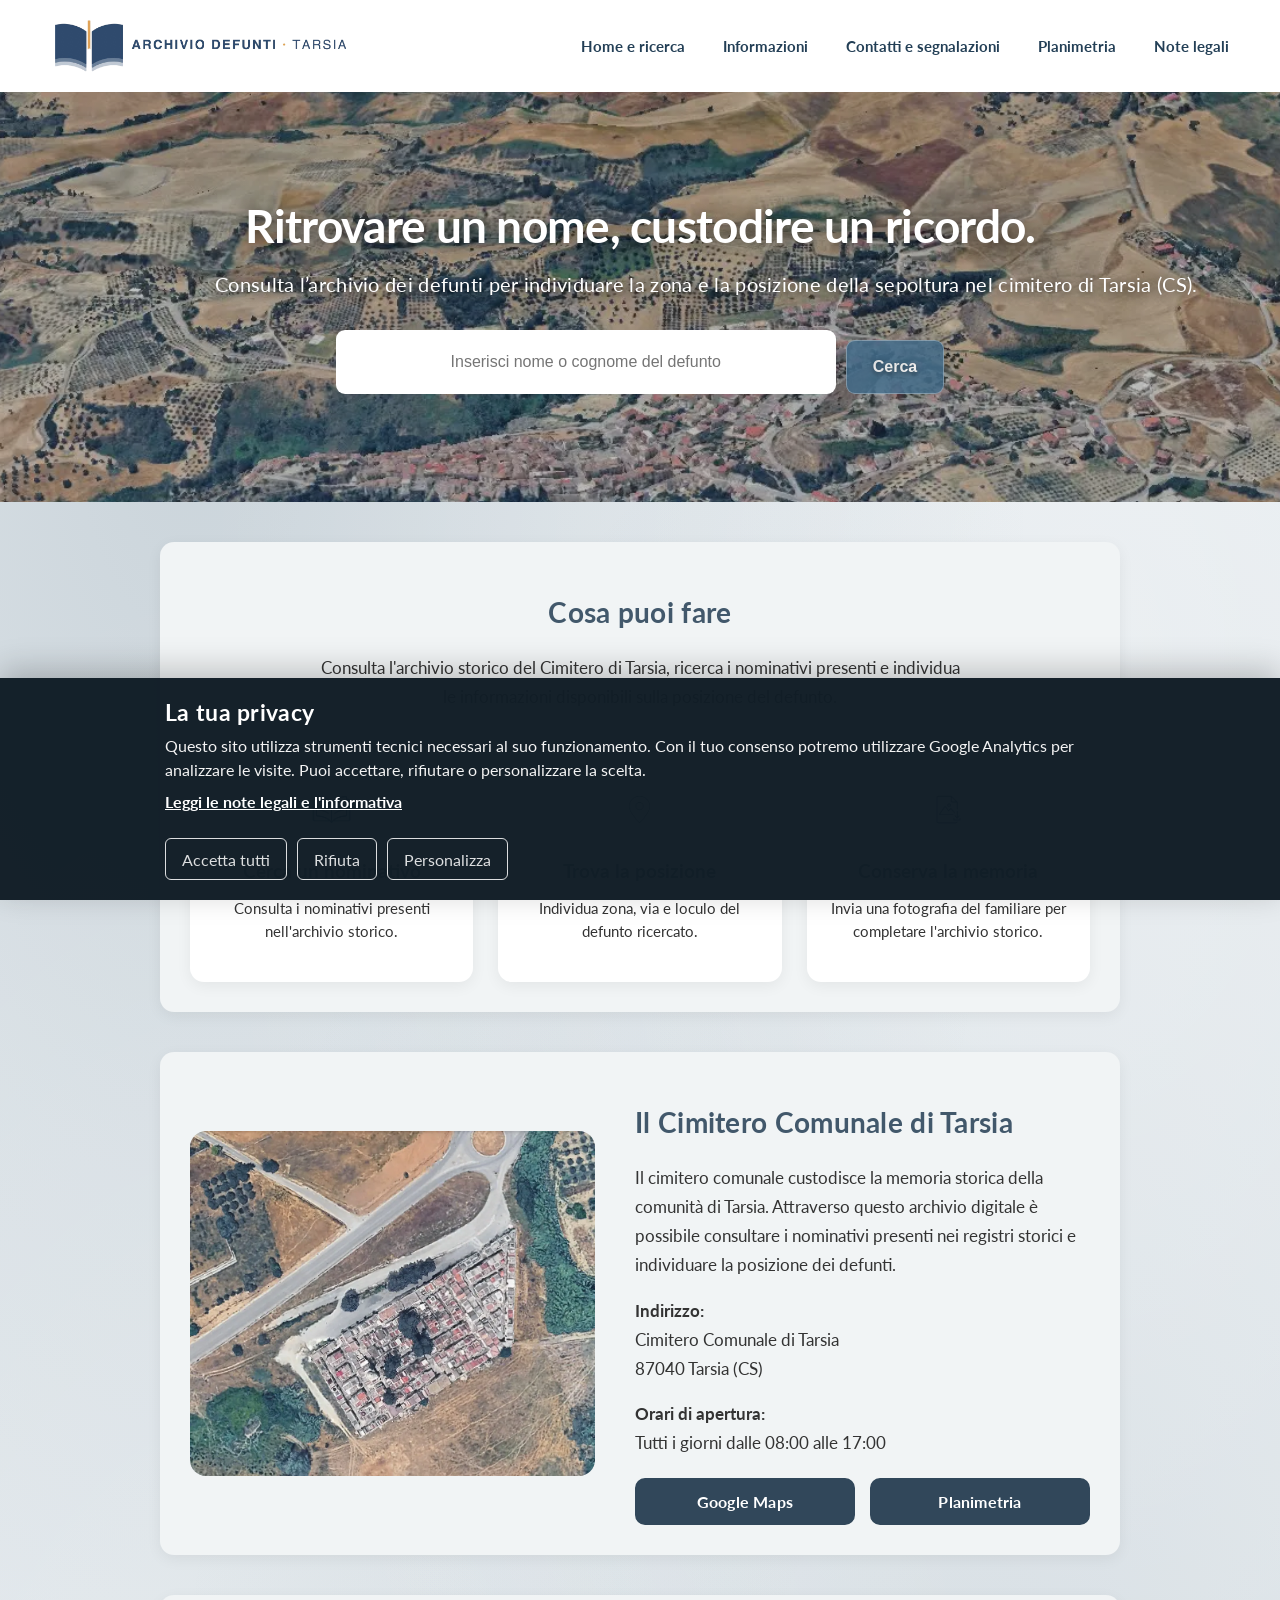
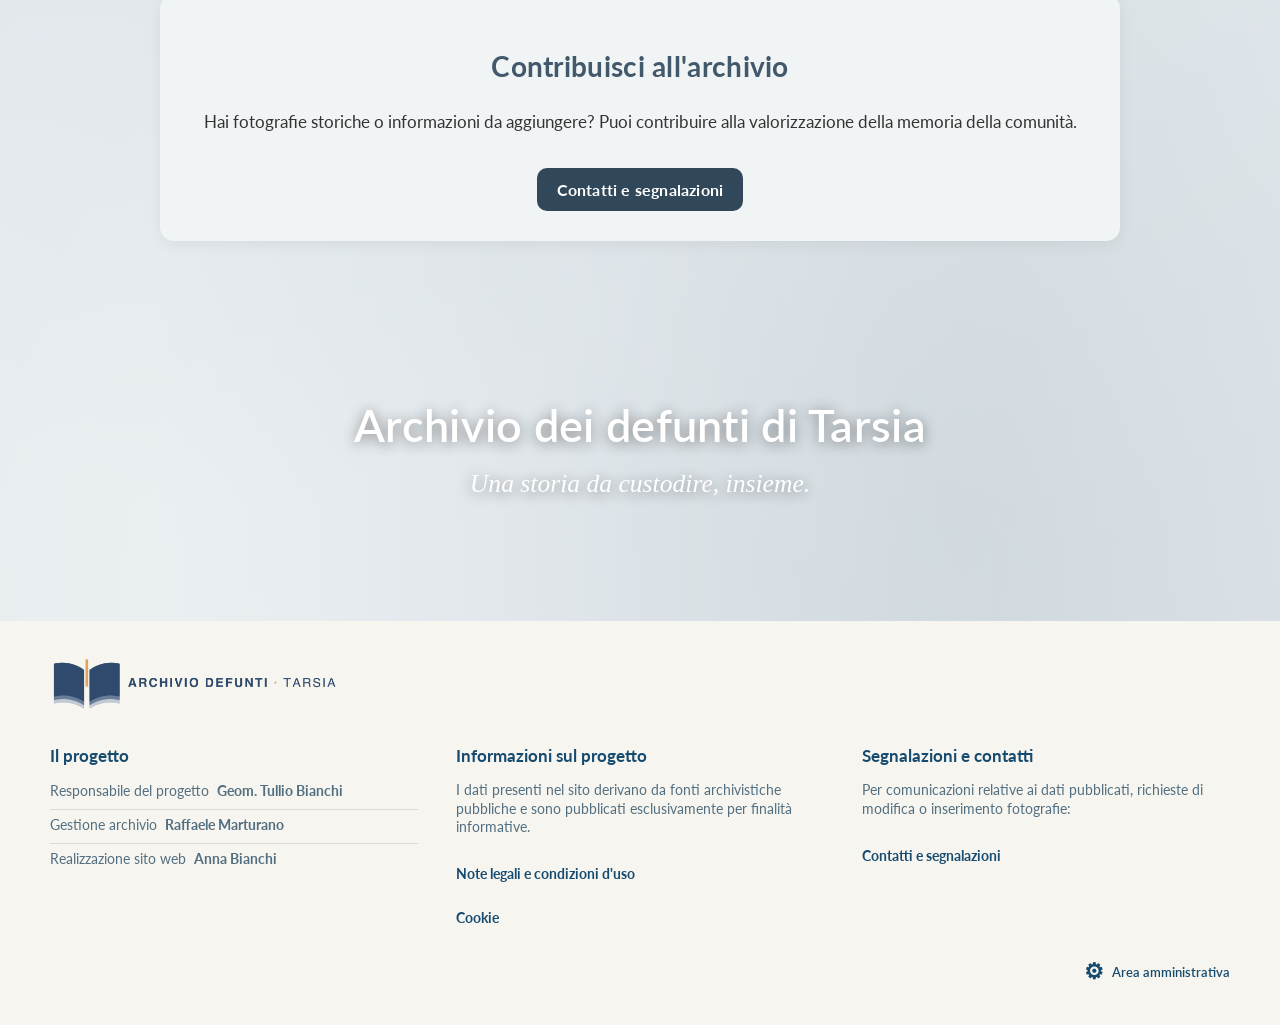
<file: index.html>
<!DOCTYPE html>

<html lang="it">

<head>

<meta charset="UTF-8">

<meta name="viewport" content="width=device-width, initial-scale=1.0">

<title>Cimitero di Tarsia</title>


<link href="https://fonts.googleapis.com/css2?family=Lato:wght@400;700&display=swap" rel="stylesheet">

<link rel="stylesheet" href="css/stile.css">

</head>


<body class="home-tarsia">



<header class="header-home-tarsia">
  <nav class="nav-home-tarsia" aria-label="Navigazione principale">
    <a class="logo-home-tarsia" href="index.html" aria-label="Cimitero di Tarsia, home">
      <img src="immagini/logo.png" alt="Archivio Defunti · Tarsia">
    </a>

    <button class="menu-hamburger" type="button"
      aria-label="Apri il menu" aria-expanded="false" aria-controls="menu-mobile">
      <span></span><span></span><span></span>
    </button>

    <div class="nav-home-links menu-mobile" id="menu-mobile">
      <a href="index.html#ricerca-defunti">Home e ricerca</a>
      <a href="index.html#informazioni">Informazioni</a>
      <a href="contatti.html">Contatti e segnalazioni</a>
      <a href="planimetria.html">Planimetria</a>
      <a href="privacy.html">Note legali</a>
    </div>
  </nav>
</header>

<header class="hero hero-home-tarsia">
  <div class="hero-contenuto-tarsia">
    <h1>Ritrovare un nome, custodire un ricordo.</h1>
    <h2>Consulta l’archivio dei defunti per individuare la zona e la posizione della sepoltura nel cimitero di Tarsia (CS).</h2>
    <div class="area-ricerca" id="ricerca-defunti">
      <input type="text" id="cerca" placeholder="Inserisci nome o cognome del defunto" aria-label="Cognome e nome del defunto">
      <button type="button" onclick="cercaDefunto()">Cerca</button>
    </div>
  </div>
</header>



<div id="risultati"></div>



<section class="blocco-home cosa-puoi-fare" id="informazioni">


<h2>
Cosa puoi fare
</h2>


<p class="intro-home">

Consulta l'archivio storico del Cimitero di Tarsia,
ricerca i nominativi presenti e individua le informazioni
disponibili sulla posizione del defunto.

</p>



<div class="funzioni-home">



<div class="funzione">


<img 
src="immagini/icone/icona-archivio.webp"
alt="">


<h3>
Cerca un nominativo
</h3>


<p>
Consulta i nominativi presenti
nell'archivio storico.
</p>


</div>





<div class="funzione">


<img 
src="immagini/icone/icona-posizione.webp"
alt="">


<h3>
Trova la posizione
</h3>


<p>
Individua zona, via e loculo
del defunto ricercato.
</p>


</div>





<div class="funzione">


<img 
src="immagini/icone/icona-foto.webp"
alt="">


<h3>
Conserva la memoria
</h3>


<p>
Invia una fotografia del familiare
per completare l'archivio storico.
</p>


</div>



</div>


</section>






<section class="blocco-home cimitero-sezione">


<img 
src="immagini/cimitero-alto.webp"
alt="Cimitero Comunale di Tarsia">



<div>


<h2>
Il Cimitero Comunale di Tarsia
</h2>


<p>

Il cimitero comunale custodisce la memoria
storica della comunità di Tarsia.

Attraverso questo archivio digitale è possibile
consultare i nominativi presenti nei registri
storici e individuare la posizione dei defunti.

</p>



<p>

<strong>Indirizzo:</strong><br>

Cimitero Comunale di Tarsia<br>

87040 Tarsia (CS)

</p>



<p>

<strong>Orari di apertura:</strong><br>

Tutti i giorni dalle 08:00 alle 17:00

</p>


<div class="pulsanti-cimitero">


<a 
href="https://www.google.com/maps/search/?api=1&query=Cimitero+Comunale+di+Tarsia"
target="_blank"
class="pulsante">

Google Maps

</a>


<a href="planimetria.html" class="pulsante">

Planimetria

</a>


</div>

</div>


</section>






<section class="blocco-home contribuisci" id="contatti">

<h2>
Contribuisci all'archivio
</h2>


<p>

Hai fotografie storiche o informazioni da aggiungere?
Puoi contribuire alla valorizzazione della memoria
della comunità.

</p>


<a href="contatti.html" class="scheda-button">

Contatti e segnalazioni

</a>


</section>



<section class="fascia-memoria-tarsia" aria-label="Archivio dei defunti di Tarsia">
  <div class="fascia-memoria-tarsia__contenuto">
    <h2>Archivio dei defunti di Tarsia</h2>
    <p>Una storia da custodire, insieme.</p>
    <span class="fascia-memoria-tarsia__linea" aria-hidden="true"></span>
  </div>
</section>

<div id="footer"></div>



<script src="js/menu-mobile.js" defer></script>
<script src="js/script.js"></script>
<script>

fetch("componenti/footer.html")

.then(response => response.text())

.then(data => {

document.getElementById("footer").innerHTML = data;

});

</script>

<script src="js/avviso.js"></script>

  <script src="js/cookie-consent.js" defer></script>
</body>

</html>
</file>
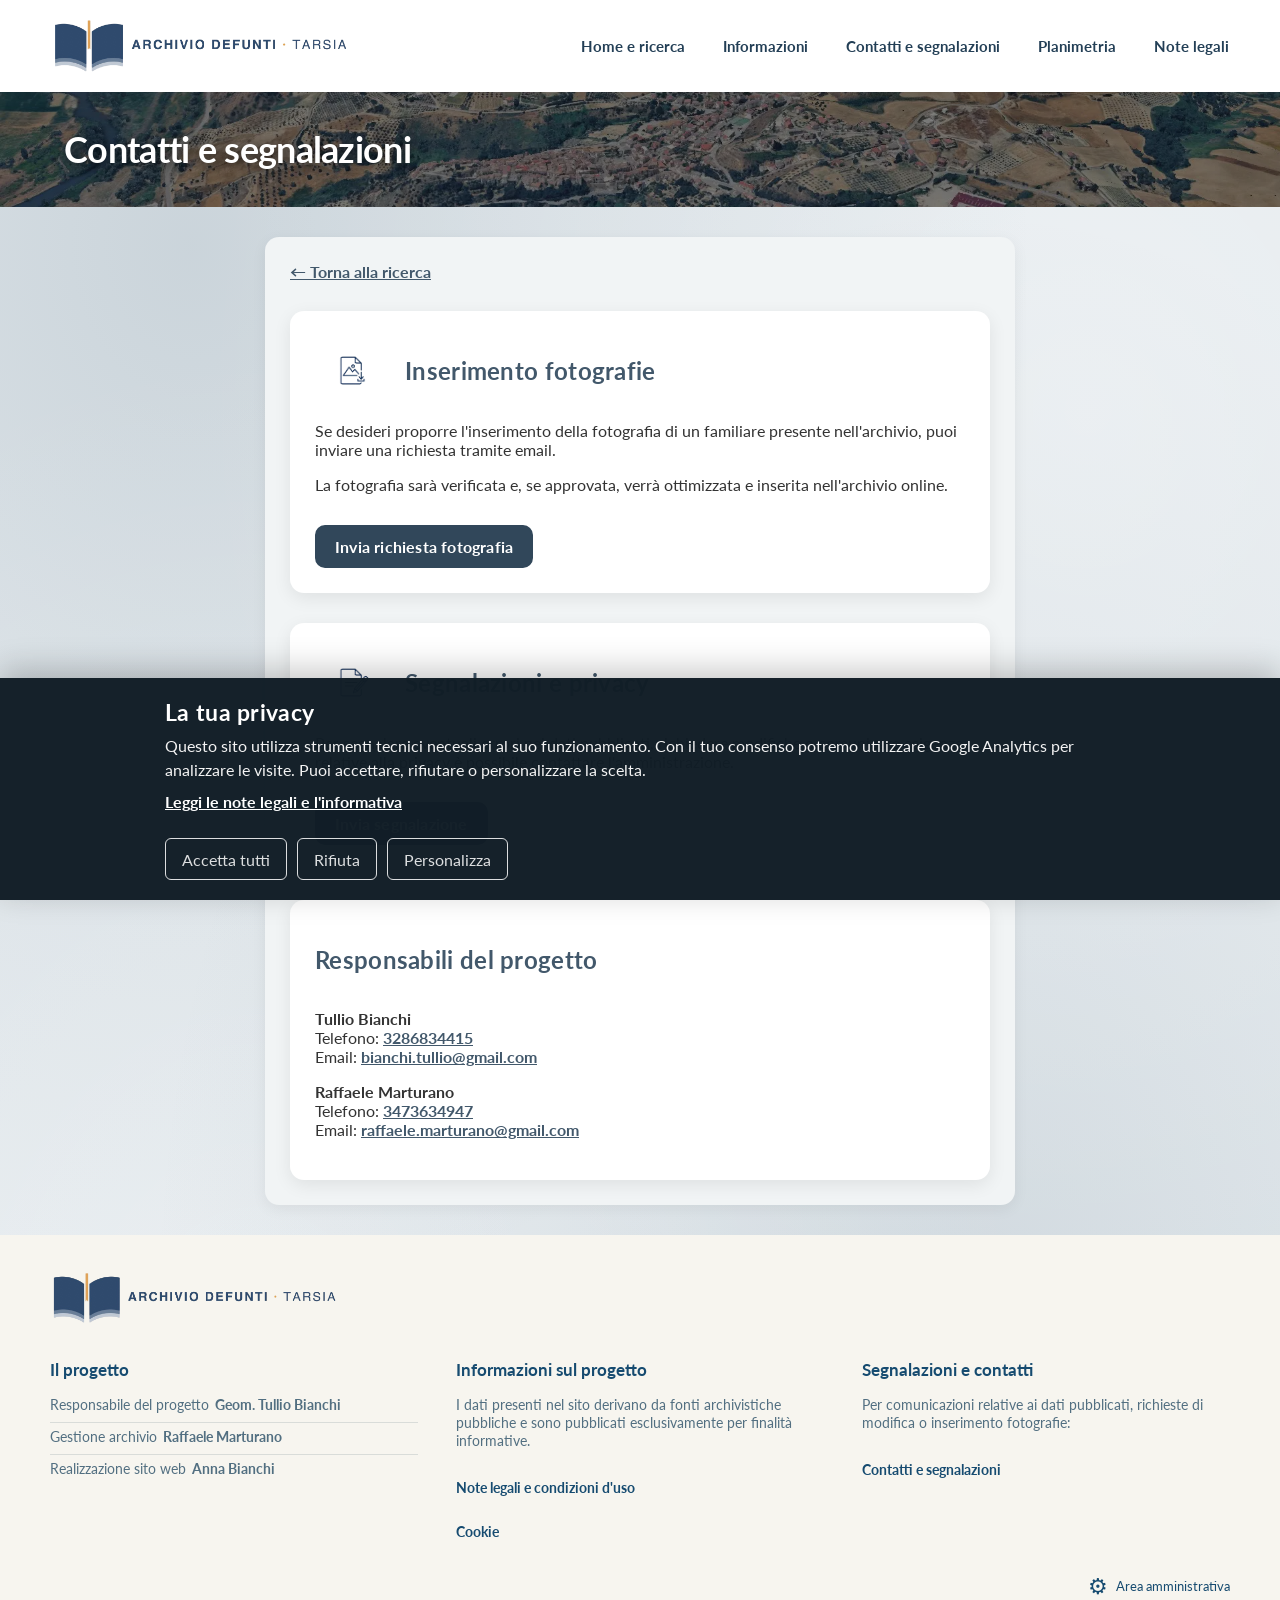
<file: contatti.html>
<!DOCTYPE html>

<html lang="it">


<head>

<meta charset="UTF-8">

<meta name="viewport" content="width=device-width, initial-scale=1.0">


<title>Contatti - Cimitero di Tarsia</title>


<link href="https://fonts.googleapis.com/css2?family=Lato:wght@400;700&display=swap" rel="stylesheet">


<link rel="stylesheet" href="css/stile.css">


</head>

<body class="pagina-secondaria pagina-contatti">

<header class="header-home-tarsia">
  <nav class="nav-home-tarsia" aria-label="Navigazione principale">
    <a class="logo-home-tarsia" href="index.html" aria-label="Cimitero di Tarsia, home">
      <img src="immagini/logo.png" alt="Archivio Defunti · Tarsia">
    </a>

    <button class="menu-hamburger" type="button"
      aria-label="Apri il menu" aria-expanded="false" aria-controls="menu-mobile">
      <span></span><span></span><span></span>
    </button>

    <div class="nav-home-links menu-mobile" id="menu-mobile">
      <a href="index.html#ricerca-defunti">Home e ricerca</a>
      <a href="index.html#informazioni">Informazioni</a>
      <a href="contatti.html">Contatti e segnalazioni</a>
      <a href="planimetria.html">Planimetria</a>
      <a href="privacy.html">Note legali</a>
    </div>
  </nav>
</header>


<header class="hero-secondario">



<h1>Contatti e segnalazioni</h1>

<p>Questo archivio indica la zona e la posizione della sepoltura nel cimitero di Tarsia (CS).</p>


</header>




<div id="scheda">


<a href="index.html" class="torna">
← Torna alla ricerca
</a>







<div class="blocco-contatto">


<div class="titolo-con-icona">

<img 
src="immagini/icone/icona-foto.webp"
alt="">

<h2>
Inserimento fotografie
</h2>

</div>


<p>

Se desideri proporre l'inserimento della fotografia
di un familiare presente nell'archivio, puoi inviare
una richiesta tramite email.

</p>


<p>

La fotografia sarà verificata e, se approvata,
verrà ottimizzata e inserita nell'archivio online.

</p>


<a class="scheda-button"
href="mailto:bianchi.tullio@gmail.com">

Invia richiesta fotografia

</a>


</div>






<div class="blocco-contatto">


<div class="titolo-con-icona">

<img 
src="immagini/icone/icona-documenti.webp"
alt="">

<h2>
Segnalazioni e privacy
</h2>

</div>


<p>

Per segnalare eventuali errori nei dati pubblicati,
richiedere modifiche o comunicare esigenze
relative alla privacy è possibile contattare
l'amministrazione.

</p>


<a class="scheda-button"
href="mailto:bianchi.tullio@gmail.com">

Invia segnalazione

</a>


</div>






<div class="blocco-contatto">


<div class="titolo-con-icona">


<h2>
Responsabili del progetto
</h2>


</div>


<p>

<strong>Tullio Bianchi</strong><br>

Telefono:

<a href="tel:3286834415">
3286834415
</a>

<br>

Email:

<a href="mailto:bianchi.tullio@gmail.com">
bianchi.tullio@gmail.com
</a>

</p>



<p>

<strong>Raffaele Marturano</strong><br>

Telefono:

<a href="tel:3473634947">
3473634947
</a>

<br>

Email:

<a href="mailto:raffaele.marturano@gmail.com">
raffaele.marturano@gmail.com
</a>

</p>


</div>





</div>



<div id="footer"></div>


<script>

fetch("componenti/footer.html")

.then(response => response.text())

.then(data => {

document.getElementById("footer").innerHTML = data;

});

</script>

<script src="js/menu-mobile.js" defer></script>
  <script src="js/cookie-consent.js" defer></script>
</body>

</html>
</file>
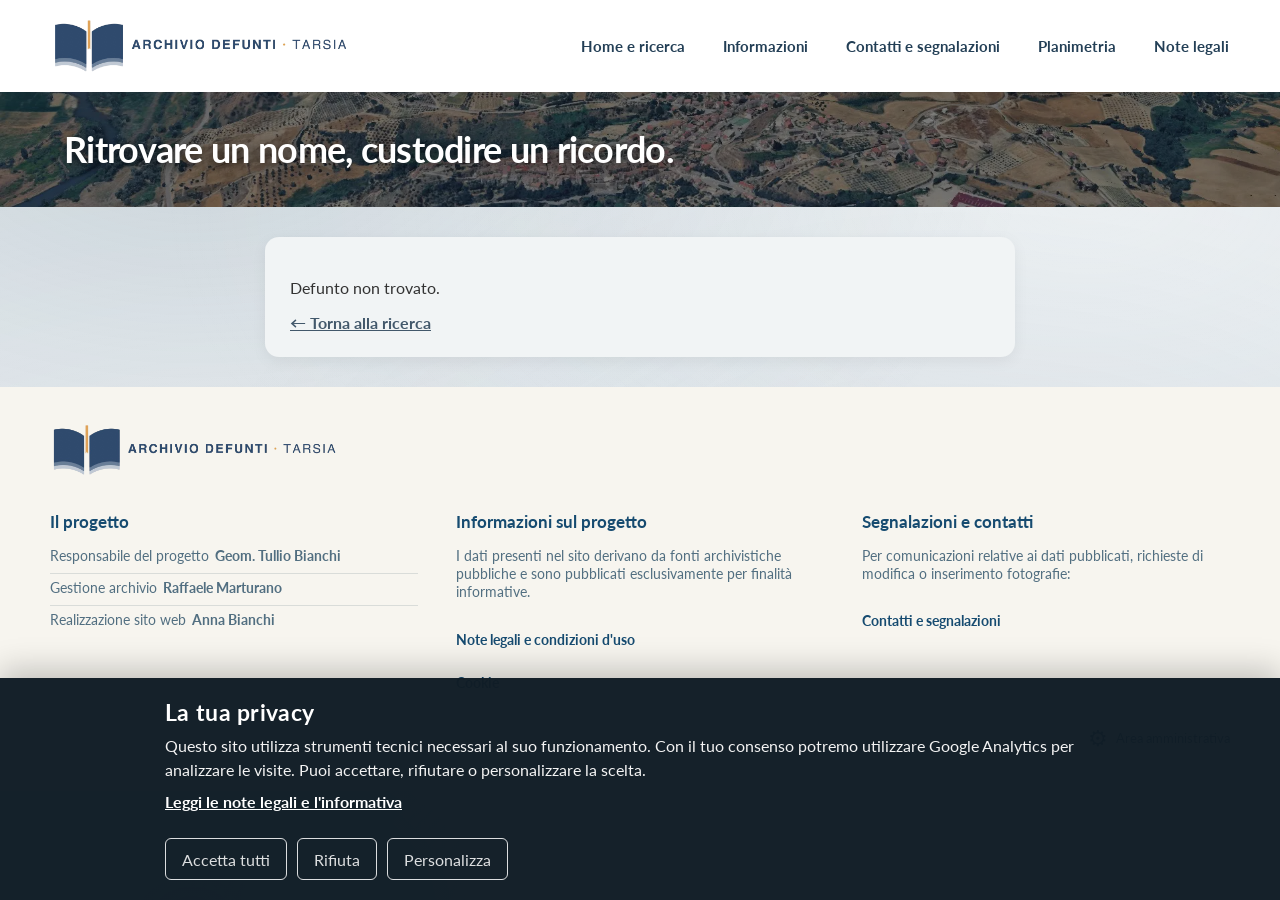
<file: defunto.html>
<!DOCTYPE html>
<html lang="it">

<head>

<meta charset="UTF-8">

<meta name="viewport" content="width=device-width, initial-scale=1.0">

<title>Cimitero di Tarsia</title>

<link href="https://fonts.googleapis.com/css2?family=Lato:wght@400;700&display=swap" rel="stylesheet">

<link rel="stylesheet" href="css/stile.css">

</head>

<body class="pagina-secondaria pagina-defunto">

<header class="header-home-tarsia">
  <nav class="nav-home-tarsia" aria-label="Navigazione principale">
    <a class="logo-home-tarsia" href="index.html" aria-label="Cimitero di Tarsia, home">
      <img src="immagini/logo.png" alt="Archivio Defunti · Tarsia">
    </a>

    <button class="menu-hamburger" type="button"
      aria-label="Apri il menu" aria-expanded="false" aria-controls="menu-mobile">
      <span></span><span></span><span></span>
    </button>

    <div class="nav-home-links menu-mobile" id="menu-mobile">
      <a href="index.html#ricerca-defunti">Home e ricerca</a>
      <a href="index.html#informazioni">Informazioni</a>
      <a href="contatti.html">Contatti e segnalazioni</a>
      <a href="planimetria.html">Planimetria</a>
      <a href="privacy.html">Note legali</a>
    </div>
  </nav>
</header>


<header class="hero-secondario">



<h1>Ritrovare un nome, custodire un ricordo.</h1>

<p>Consulta l’archivio dei defunti per individuare la zona e la posizione della sepoltura nel cimitero di Tarsia (CS).</p>

</header>


<div id="scheda">
Caricamento...
</div>


<div id="footer"></div>


<script src="js/vie-cimitero.js"></script>
<script src="js/defunto.js"></script>

<script>

fetch("componenti/footer.html")

.then(response => response.text())

.then(data => {

document.getElementById("footer").innerHTML = data;

});

</script>

  <script src="js/menu-mobile.js" defer></script>
  <script src="js/cookie-consent.js" defer></script>
</body>

</html>
</file>
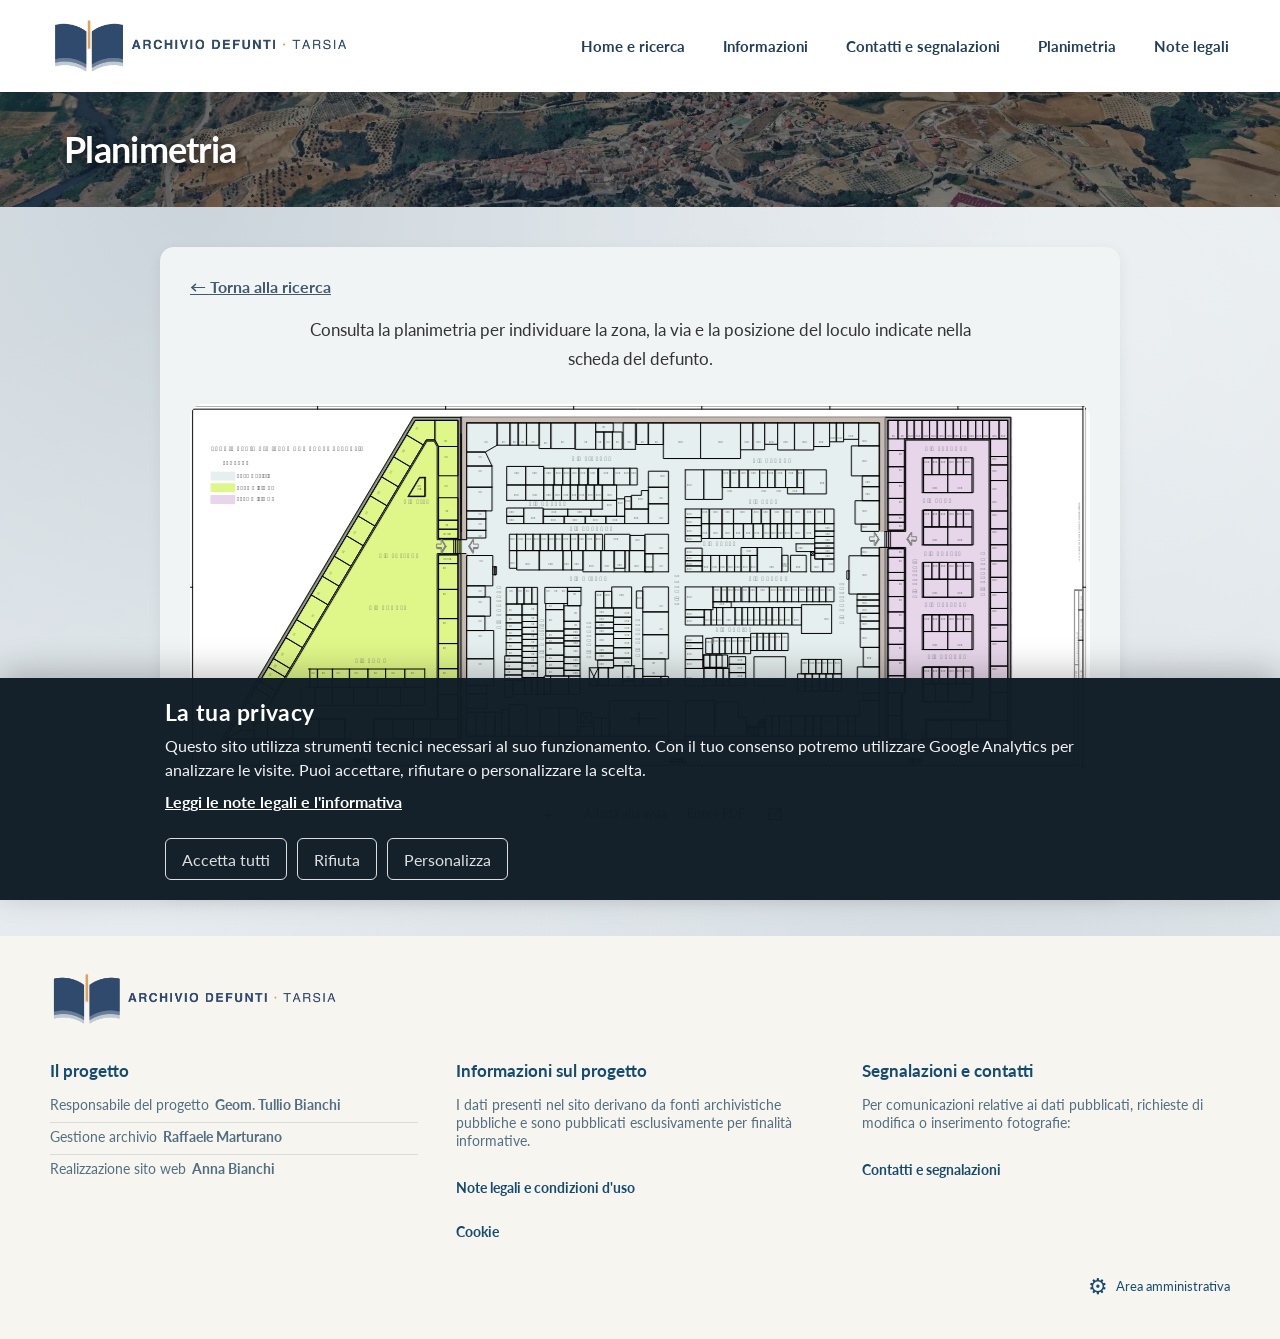
<file: planimetria.html>
<!DOCTYPE html>

<html lang="it">

<head>

<meta charset="UTF-8">

<meta name="viewport" content="width=device-width, initial-scale=1.0">

<title>Planimetria - Cimitero di Tarsia</title>

<link href="https://fonts.googleapis.com/css2?family=Lato:wght@400;700&display=swap" rel="stylesheet">

<link rel="stylesheet" href="css/stile.css">


<style id="toolbar-planimetria-fix">
body.pagina-secondaria .controlli-planimetria {
  position: relative !important;
  inset: auto !important;
  z-index: 10 !important;
  display: flex !important;
  visibility: visible !important;
  opacity: 1 !important;
  flex-wrap: wrap;
  justify-content: center;
  align-items: center;
  gap: 6px;
  width: 100%;
  max-width: 100%;
  box-sizing: border-box;
  margin: 14px auto 24px;
  padding: 8px;
  border: 1px solid rgba(22, 75, 112, .15);
  border-radius: 10px;
  background: #fff;
  box-shadow: 0 3px 14px rgba(20, 42, 58, .12);
}
body.pagina-secondaria .controlli-planimetria button,
body.pagina-secondaria .controlli-planimetria .controllo-download {
  position: relative;
  display: inline-flex !important;
  align-items: center;
  justify-content: center;
  box-sizing: border-box;
  min-width: 38px;
  min-height: 38px;
  padding: 0 10px;
  border: 1px solid #d8e0e5;
  border-radius: 7px;
  background: #f7f5ef;
  color: #164b70;
  font: inherit;
  text-decoration: none;
  cursor: pointer;
}
body.pagina-secondaria .controlli-planimetria button:hover,
body.pagina-secondaria .controlli-planimetria .controllo-download:hover {
  background: #D7A35C;
  border-color: #D7A35C;
  color: #172b3a;
}
body.pagina-secondaria .controlli-planimetria .controllo-download svg {
  display: block;
  width: 20px;
  height: 20px;
}
body.pagina-secondaria .zoom-container {
  clear: both;
}
body.pagina-secondaria .zoom-container:fullscreen .controlli-planimetria,
body.pagina-secondaria .zoom-container.planimetria-fullscreen-attiva .controlli-planimetria {
  position: absolute !important;
  top: max(10px, env(safe-area-inset-top)) !important;
  right: max(10px, env(safe-area-inset-right)) !important;
  left: max(10px, env(safe-area-inset-left)) !important;
  width: auto !important;
  margin: 0 !important;
}
</style>


<style id="toolbar-icone-allineate">
body.pagina-secondaria .controlli-planimetria {
  display: flex !important;
  align-items: center !important;
  justify-content: center !important;
  flex-wrap: wrap;
  gap: 6px;
}
body.pagina-secondaria .controlli-planimetria button,
body.pagina-secondaria .controlli-planimetria .controllo-download {
  display: inline-flex !important;
  align-items: center !important;
  justify-content: center !important;
  box-sizing: border-box !important;
  height: 38px !important;
  min-height: 38px !important;
  min-width: 38px !important;
  margin: 0 !important;
  vertical-align: middle;
}
body.pagina-secondaria .controlli-planimetria .controllo-download svg {
  display: block;
  flex: 0 0 20px;
}
</style>

</head>


<body class="pagina-secondaria pagina-planimetria">

<header class="header-home-tarsia">
  <nav class="nav-home-tarsia" aria-label="Navigazione principale">
    <a class="logo-home-tarsia" href="index.html" aria-label="Cimitero di Tarsia, home">
      <img src="immagini/logo.png" alt="Archivio Defunti · Tarsia">
    </a>

    <button class="menu-hamburger" type="button"
      aria-label="Apri il menu" aria-expanded="false" aria-controls="menu-mobile">
      <span></span><span></span><span></span>
    </button>

    <div class="nav-home-links menu-mobile" id="menu-mobile">
      <a href="index.html#ricerca-defunti">Home e ricerca</a>
      <a href="index.html#informazioni">Informazioni</a>
      <a href="contatti.html">Contatti e segnalazioni</a>
      <a href="planimetria.html">Planimetria</a>
      <a href="privacy.html">Note legali</a>
    </div>
  </nav>
</header>




<header class="hero-secondario">





<h1>Planimetria</h1>





</header>




<section class="blocco-home planimetria">


<a href="index.html" class="torna">

← Torna alla ricerca

</a>









<p class="descrizione-planimetria">

Consulta la planimetria per individuare
la zona, la via e la posizione del loculo
indicate nella scheda del defunto.

</p>

<div class="zoom-container" id="visualizzatore-planimetria" aria-label="Visualizzatore interattivo della planimetria">
</div>
<div class="controlli-planimetria" role="group" aria-label="Controlli planimetria">
    <button type="button" id="zoom-meno" aria-label="Riduci zoom">−</button>
    <button type="button" id="zoom-piu" aria-label="Aumenta zoom">+</button>
    <button type="button" id="zoom-reset">Adatta alla vista</button>
    <span id="zoom-livello" aria-live="polite">100%</span>
    <a class="controllo-download"
       href="immagini/planimetria.pdf"
       target="_blank"
       rel="noopener"
       aria-label="Apri la planimetria PDF in una nuova scheda"
       title="Apri PDF in una nuova scheda">
      <svg viewBox="0 0 24 24" width="20" height="20" aria-hidden="true"
           fill="none" stroke="currentColor" stroke-width="1.8"
           stroke-linecap="round" stroke-linejoin="round">
        <path d="M13 5h6v6"/>
        <path d="M19 5 10 14"/>
        <path d="M19 13v5a1 1 0 0 1-1 1H6a1 1 0 0 1-1-1V6a1 1 0 0 1 1-1h5"/>
      </svg>
    </a>
  </div>

</section>


<div id="footer"></div>

<script src="js/menu-mobile.js" defer></script>



<script>

fetch("componenti/footer.html")

.then(response => response.text())

.then(data => {

document.getElementById("footer").innerHTML = data;

});

</script>
  <script src="js/planimetria.js"></script>
  <script src="js/cookie-consent.js" defer></script>
</body>

</html>
</file>
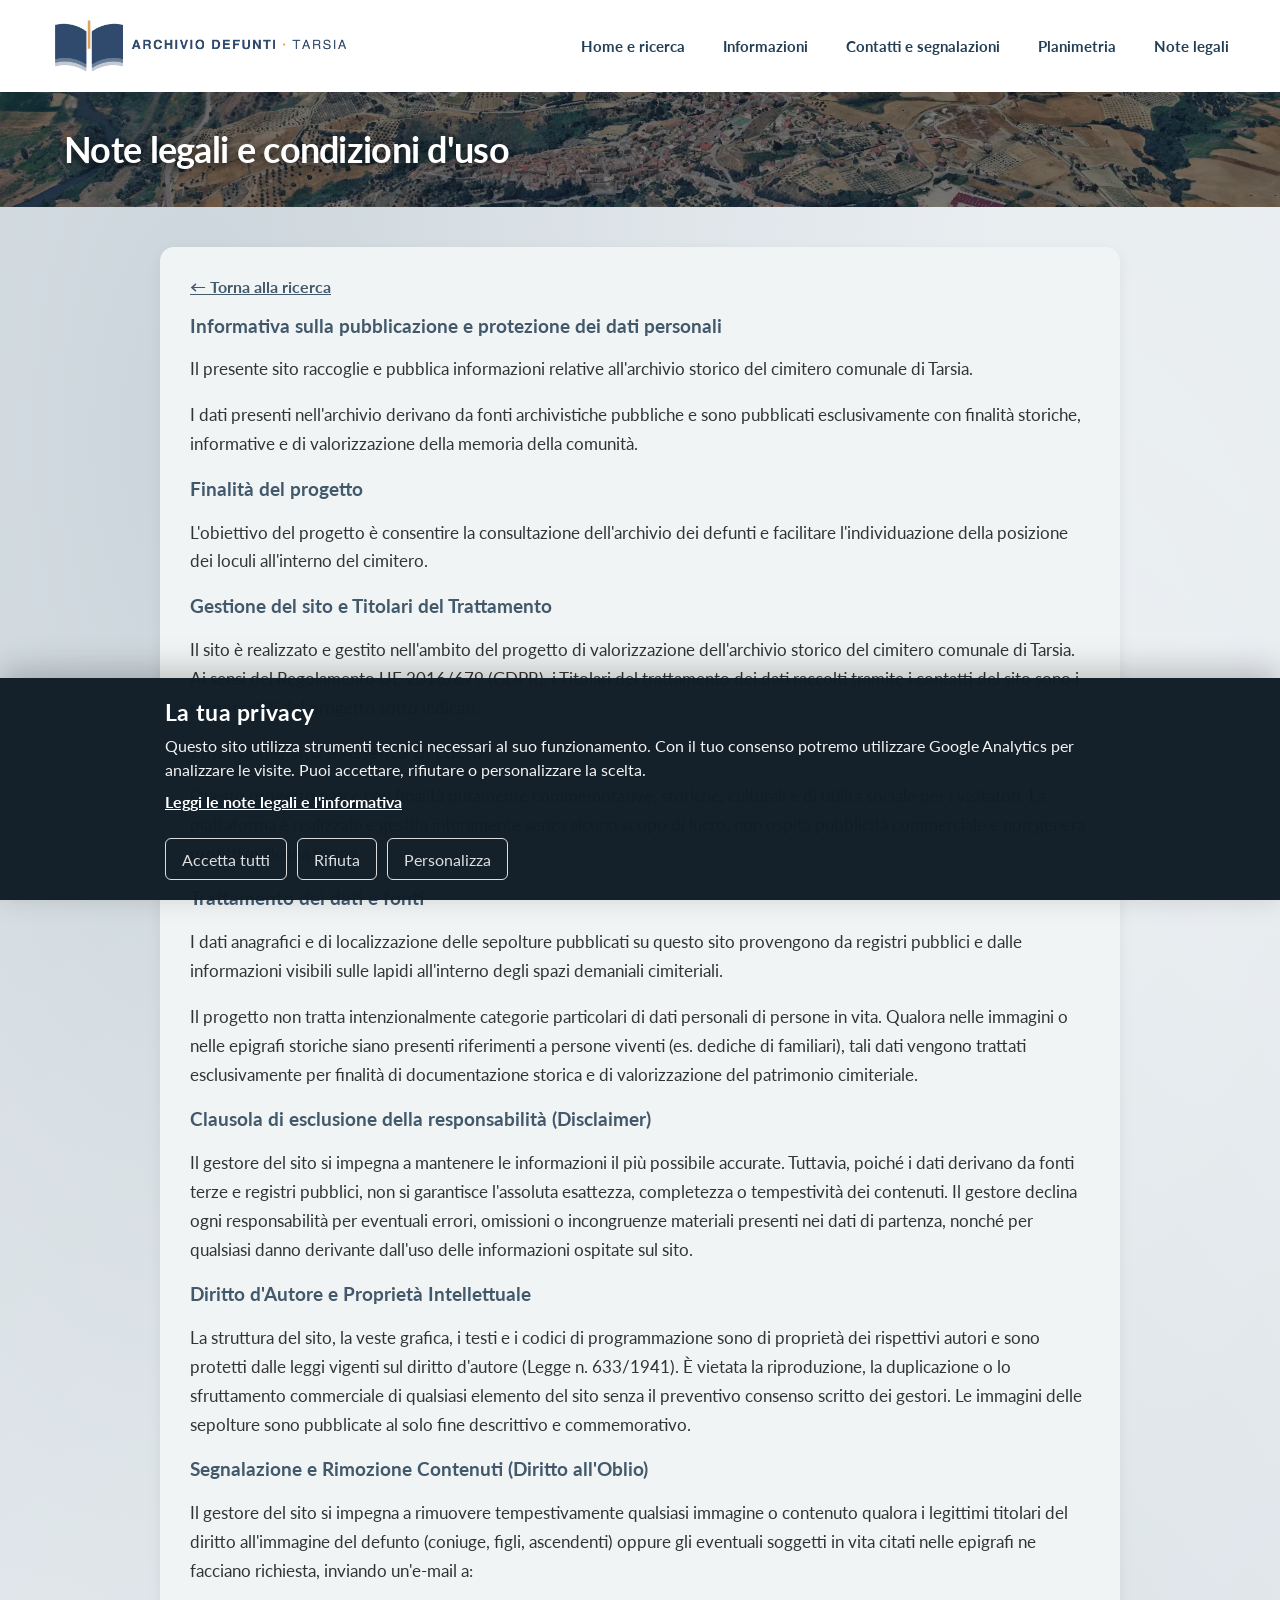
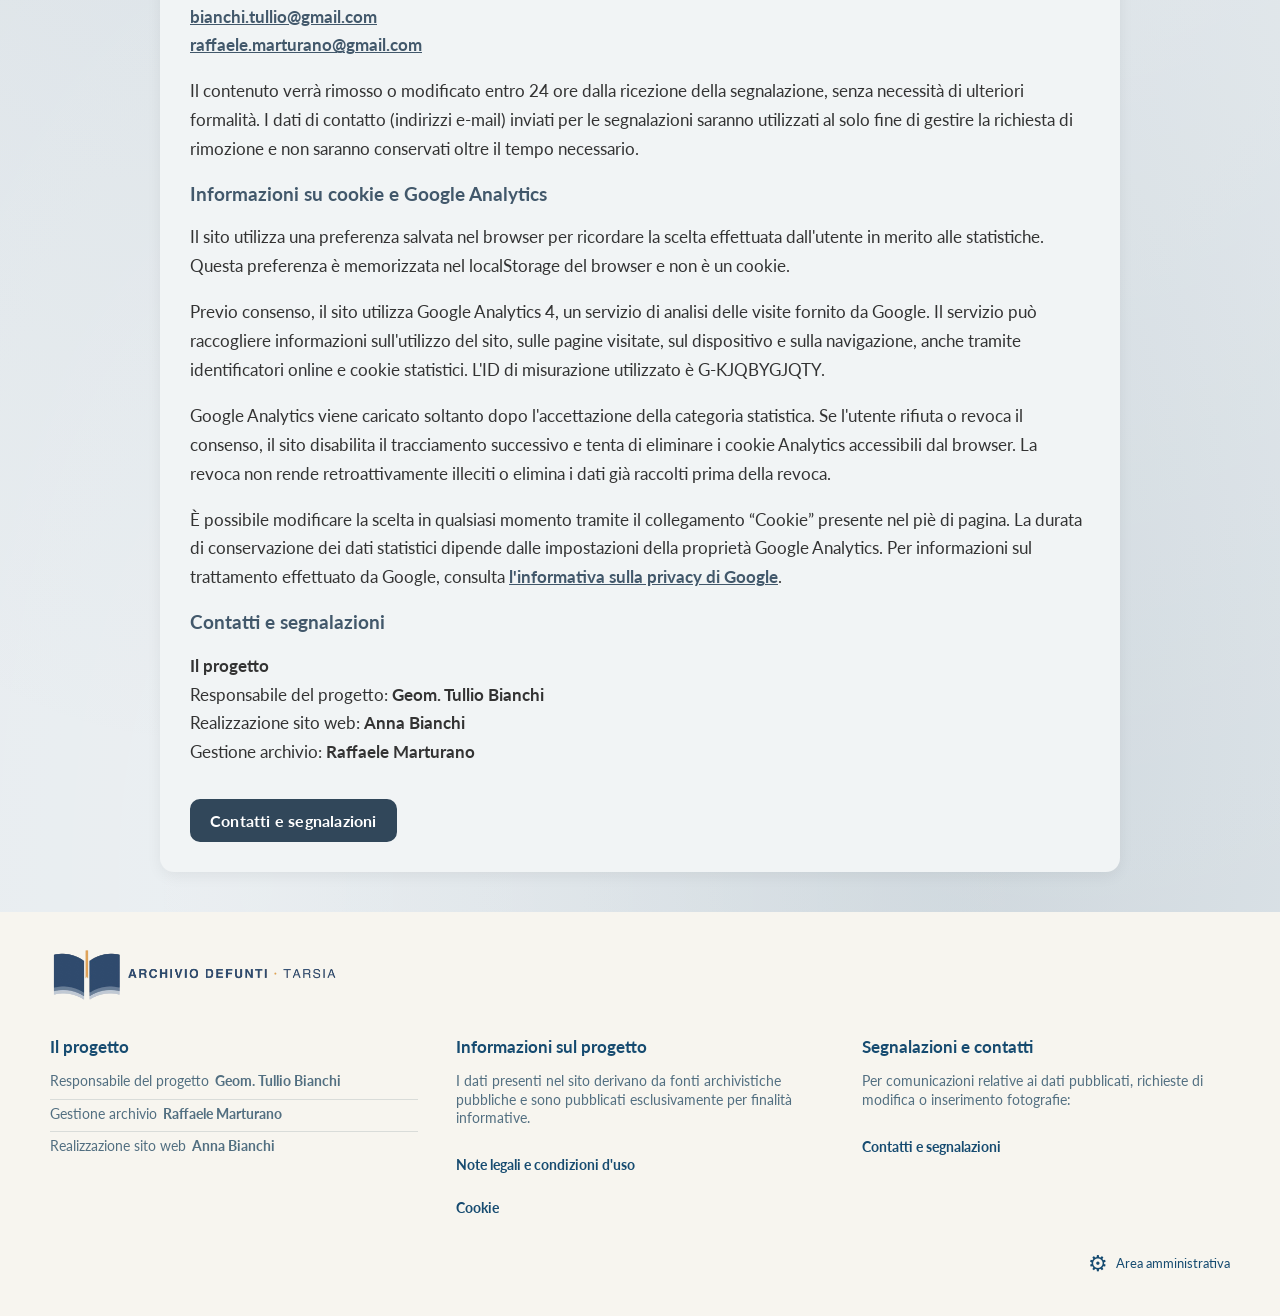
<file: privacy.html>
<!DOCTYPE html>
<html lang="it">

<head>
    <meta charset="UTF-8">
    <meta name="viewport" content="width=device-width, initial-scale=1.0">

    <title>Note Legali - Cimitero di Tarsia</title>

    <link href="https://fonts.googleapis.com/css2?family=Lato:wght@400;700&display=swap" rel="stylesheet">
    <link rel="stylesheet" href="css/stile.css">
</head>

<body class="pagina-secondaria pagina-privacy">

<header class="header-home-tarsia">
  <nav class="nav-home-tarsia" aria-label="Navigazione principale">
    <a class="logo-home-tarsia" href="index.html" aria-label="Cimitero di Tarsia, home">
      <img src="immagini/logo.png" alt="Archivio Defunti · Tarsia">
    </a>

    <button class="menu-hamburger" type="button"
      aria-label="Apri il menu" aria-expanded="false" aria-controls="menu-mobile">
      <span></span><span></span><span></span>
    </button>

    <div class="nav-home-links menu-mobile" id="menu-mobile">
      <a href="index.html#ricerca-defunti">Home e ricerca</a>
      <a href="index.html#informazioni">Informazioni</a>
      <a href="contatti.html">Contatti e segnalazioni</a>
      <a href="planimetria.html">Planimetria</a>
      <a href="privacy.html">Note legali</a>
    </div>
  </nav>
</header>


    <header class="hero-secondario">


        <h1>Note legali e condizioni d'uso</h1>

        
    </header>

    <section class="blocco-home">

        <a href="index.html" class="torna">
            ← Torna alla ricerca
        </a>

        

        <h3>
            Informativa sulla pubblicazione e protezione dei dati personali
        </h3>

        <p>
            Il presente sito raccoglie e pubblica informazioni relative
            all'archivio storico del cimitero comunale di Tarsia.
        </p>

        <p>
            I dati presenti nell'archivio derivano da fonti archivistiche
            pubbliche e sono pubblicati esclusivamente con finalità
            storiche, informative e di valorizzazione della memoria
            della comunità.
        </p>

        <h3>
            Finalità del progetto
        </h3>

        <p>
            L'obiettivo del progetto è consentire la consultazione
            dell'archivio dei defunti e facilitare l'individuazione
            della posizione dei loculi all'interno del cimitero.
        </p>

        <h3>
            Gestione del sito e Titolari del Trattamento
        </h3>

        <p>
            Il sito è realizzato e gestito nell'ambito del progetto
            di valorizzazione dell'archivio storico del cimitero
            comunale di Tarsia. Ai sensi del Regolamento UE 2016/679
            (GDPR), i Titolari del trattamento dei dati raccolti
            tramite i contatti del sito sono i responsabili del
            progetto sotto indicati.
        </p>

        <h3>
            Finalità del sito e Assenza di Lucro
        </h3>

        <p>
            Questo progetto nasce con finalità puramente commemorative,
            storiche, culturali e di utilità sociale per i visitatori.
            La piattaforma è realizzata e gestita interamente senza
            alcuno scopo di lucro, non ospita pubblicità commerciale
            e non genera profitti in alcuna forma.
        </p>

        <h3>
            Trattamento dei dati e fonti
        </h3>

        <p>
            I dati anagrafici e di localizzazione delle sepolture
            pubblicati su questo sito provengono da registri pubblici
            e dalle informazioni visibili sulle lapidi all'interno
            degli spazi demaniali cimiteriali.
        </p>

        <p>
            Il progetto non tratta intenzionalmente categorie
            particolari di dati personali di persone in vita.
            Qualora nelle immagini o nelle epigrafi storiche siano
            presenti riferimenti a persone viventi (es. dediche di
            familiari), tali dati vengono trattati esclusivamente
            per finalità di documentazione storica e di valorizzazione
            del patrimonio cimiteriale.
        </p>

        <h3>
            Clausola di esclusione della responsabilità (Disclaimer)
        </h3>

        <p>
            Il gestore del sito si impegna a mantenere le informazioni
            il più possibile accurate. Tuttavia, poiché i dati derivano
            da fonti terze e registri pubblici, non si garantisce
            l'assoluta esattezza, completezza o tempestività dei
            contenuti. Il gestore declina ogni responsabilità per
            eventuali errori, omissioni o incongruenze materiali
            presenti nei dati di partenza, nonché per qualsiasi danno
            derivante dall'uso delle informazioni ospitate sul sito.
        </p>

        <h3>
            Diritto d'Autore e Proprietà Intellettuale
        </h3>

        <p>
            La struttura del sito, la veste grafica, i testi e i codici
            di programmazione sono di proprietà dei rispettivi autori
            e sono protetti dalle leggi vigenti sul diritto d'autore
            (Legge n. 633/1941). È vietata la riproduzione, la duplicazione
            o lo sfruttamento commerciale di qualsiasi elemento del sito
            senza il preventivo consenso scritto dei gestori. Le immagini
            delle sepolture sono pubblicate al solo fine descrittivo
            e commemorativo.
        </p>

        <h3>
            Segnalazione e Rimozione Contenuti (Diritto all'Oblio)
        </h3>

        <p>
            Il gestore del sito si impegna a rimuovere tempestivamente
            qualsiasi immagine o contenuto qualora i legittimi titolari
            del diritto all'immagine del defunto (coniuge, figli,
            ascendenti) oppure gli eventuali soggetti in vita citati
            nelle epigrafi ne facciano richiesta, inviando un'e-mail a:
        </p>

        <p>
            <a href="mailto:bianchi.tullio@gmail.com">
                bianchi.tullio@gmail.com
            </a>
            <br>
            <a href="mailto:raffaele.marturano@gmail.com">
                raffaele.marturano@gmail.com
            </a>
        </p>

        <p>
            Il contenuto verrà rimosso o modificato entro 24 ore dalla
            ricezione della segnalazione, senza necessità di ulteriori
            formalità. I dati di contatto (indirizzi e-mail) inviati
            per le segnalazioni saranno utilizzati al solo fine di
            gestire la richiesta di rimozione e non saranno conservati
            oltre il tempo necessario.
        </p>

        <h3>
            Informazioni su cookie e Google Analytics
        </h3>

        <p>
            Il sito utilizza una preferenza salvata nel browser per ricordare
            la scelta effettuata dall'utente in merito alle statistiche.
            Questa preferenza è memorizzata nel localStorage del browser e
            non è un cookie.
        </p>

        <p>
            Previo consenso, il sito utilizza Google Analytics 4, un servizio
            di analisi delle visite fornito da Google. Il servizio può
            raccogliere informazioni sull'utilizzo del sito, sulle pagine
            visitate, sul dispositivo e sulla navigazione, anche tramite
            identificatori online e cookie statistici. L'ID di misurazione
            utilizzato è G-KJQBYGJQTY.
        </p>

        <p>
            Google Analytics viene caricato soltanto dopo l'accettazione
            della categoria statistica. Se l'utente rifiuta o revoca il
            consenso, il sito disabilita il tracciamento successivo e tenta
            di eliminare i cookie Analytics accessibili dal browser.
            La revoca non rende retroattivamente illeciti o elimina i dati
            già raccolti prima della revoca.
        </p>

        <p>
            È possibile modificare la scelta in qualsiasi momento tramite
            il collegamento “Cookie” presente nel piè di pagina. La durata
            di conservazione dei dati statistici dipende dalle impostazioni
            della proprietà Google Analytics. Per informazioni sul
            trattamento effettuato da Google, consulta
            <a href="https://policies.google.com/privacy" target="_blank"
               rel="noopener noreferrer">l'informativa sulla privacy di Google</a>.
        </p>


        <h3>
            Contatti e segnalazioni
        </h3>

        <p>
            <strong>Il progetto</strong>
            <br>
            Responsabile del progetto: <strong>Geom. Tullio Bianchi</strong>
            <br>
            Realizzazione sito web: <strong>Anna Bianchi</strong>
            <br>
            Gestione archivio: <strong>Raffaele Marturano</strong>
        </p>

        <a href="contatti.html" class="scheda-button">
            Contatti e segnalazioni
        </a>

    </section>

    <div id="footer"></div>

    <script>
        fetch("componenti/footer.html")
            .then(response => response.text())
            .then(data => {
                document.getElementById("footer").innerHTML = data;
            });
    </script>

<script src="js/menu-mobile.js" defer></script>
  <script src="js/cookie-consent.js" defer></script>
</body>

</html>
</file>
<file: css/stile.css>
/* =========================================================
   STILE GENERALE
   ========================================================= */

body {
    font-family: "Lato", sans-serif;

    background-color: #E3E9ED;

    background-image:
        radial-gradient(
            ellipse at 15% 15%,
            rgba(92, 118, 135, 0.18) 0%,
            rgba(92, 118, 135, 0.08) 25%,
            transparent 55%
        ),
        radial-gradient(
            ellipse at 85% 25%,
            rgba(255, 255, 255, 0.35) 0%,
            rgba(255, 255, 255, 0.15) 30%,
            transparent 60%
        ),
        radial-gradient(
            ellipse at 75% 80%,
            rgba(82, 110, 128, 0.14) 0%,
            rgba(82, 110, 128, 0.06) 30%,
            transparent 60%
        ),
        radial-gradient(
            ellipse at 20% 85%,
            rgba(255, 255, 255, 0.30) 0%,
            transparent 55%
        );

    color: #333333;

    margin: 0;

    padding: 20px;
}


/* =========================================================
   TITOLI
   ========================================================= */

h1 {
    text-align: center;
    color: #42586B;
}

h2 {
    color: #42586B;
    font-weight: 700;
    letter-spacing: 0.3px;
}

h3 {
    color: #42586B;
}


/* =========================================================
   HERO
   ========================================================= */

.hero {
    text-align: center;

    padding: 60px 20px;

    background-image:
        linear-gradient(
            rgba(0, 0, 0, 0.20),
            rgba(0, 0, 0, 0.20)
        ),
        url("../immagini/tarsia-alto.webp");

    background-size: cover;

    background-position: center;

    background-attachment: fixed;

    border-radius: 18px;
}

.stemma {
    width: 140px;
    margin-bottom: 20px;

    filter:
        drop-shadow(
            0 4px 8px rgba(244, 240, 232, 0.9)
        );
}

.hero h1 {
    font-size: 40px;
    margin-bottom: 10px;

    color: white;

    text-shadow:
        0 3px 10px rgba(0, 0, 0, 0.75);
}

.sottotitolo {
    color: white;
    font-size: 22px;

    text-shadow:
        0 3px 10px rgba(0, 0, 0, 0.75);
}


/* =========================================================
   RICERCA
   ========================================================= */

.area-ricerca {
    text-align: center;
    margin-top: 35px;
}

input {
    width: 90%;
    max-width: 500px;

    padding: 12px;

    font-size: 16px;

    border: 1px solid #ccc;
    border-radius: 8px;

    text-align: center;

    box-sizing: border-box;
}

button {
    margin-top: 10px;

    padding: 12px 25px;

    background: #31475A;

    color: white;

    border: none;

    border-radius: 8px;

    font-size: 16px;

    cursor: pointer;

    opacity: 0.85;
}

.area-ricerca button {
    background: transparent;

    color: white;

    border: 2px solid white;

    padding: 12px 35px;

    border-radius: 25px;

    text-shadow:
        0 2px 5px rgba(0, 0, 0, 0.5);

    transition: 0.3s;
}

.area-ricerca button:hover {
    background: white;
    color: #31475A;
}


/* =========================================================
   RISULTATI E SCHEDA
   ========================================================= */

#risultati,
#scheda {
    background: #F1F4F5;

    max-width: 700px;

    margin: 30px auto;

    padding: 25px;

    border-radius: 14px;

    box-shadow:
        0 4px 15px rgba(0, 0, 0, 0.06);
}

#risultati {
    display: block;
}

#risultati:empty {
    display: none;
}

.risultato-card {
    background: white;

    margin: 20px auto;

    padding: 20px;

    border-radius: 14px;

    box-shadow:
        0 3px 12px rgba(0, 0, 0, 0.06);
}

.risultato-card h3 {
    margin-top: 0;
}


/* =========================================================
   LINK
   ========================================================= */

a {
    color: #42586B;

    text-decoration: underline;

    font-weight: bold;
}


/* =========================================================
   PULSANTI
   ========================================================= */

.scheda-button {
    display: inline-block;

    margin-top: 15px;

    padding: 10px 18px;

    background: #31475A;

    color: white;

    border: 2px solid #31475A;

    border-radius: 10px;

    font-weight: bold;

    letter-spacing: 0.2px;

    text-decoration: none;
}

.pulsante {
    display: inline-block;

    margin-top: 20px;

    padding: 12px 22px;

    background: #31475A;

    color: white;

    border: 2px solid #31475A;

    border-radius: 10px;

    font-weight: bold;

    letter-spacing: 0.2px;

    text-decoration: none;
}

#scheda > h1 {
    color: #42586B;

    font-size: 32px;

    margin-bottom: 30px;
}

.pulsanti-cimitero {
    display: flex;

    gap: 15px;

    margin-top: 20px;
}

.pulsanti-cimitero .pulsante {
    margin-top: 0;

    flex: 1;

    text-align: center;
}


/* =========================================================
   SCHEDA DEFUNTO
   ========================================================= */

.scheda-contenuto {
    display: flex;

    gap: 40px;

    align-items: flex-start;
}

.dati-defunto {
    flex: 1;
}

.titolo-posizione {
    color: #42586B;

    margin-top: 25px;

    margin-bottom: 15px;
}

.foto-defunto {
    width: 300px;

    height: 300px;

    display: flex;

    align-items: center;

    justify-content: center;

    overflow: hidden;
}

.foto-defunto img {
    max-width: 100%;

    max-height: 100%;

    object-fit: contain;

    border-radius: 16px;
}


/* =========================================================
   FOTO MANCANTE
   ========================================================= */

.foto-mancante {
    width: 100%;

    max-width: 280px;

    padding: 30px 20px;

    text-align: center;

    background: white;

    border: 1px solid #D5DDE2;

    border-radius: 14px;

    box-shadow:
        0 3px 12px rgba(0, 0, 0, 0.06);

    box-sizing: border-box;

    color: #555;
}

.foto-mancante p {
    margin: 0 0 20px;

    font-size: 16px;

    line-height: 1.5;
}

.foto-mancante img {
    width: 72%;

    height: auto;

    object-fit: contain;

    filter:
        drop-shadow(
            0 3px 8px rgba(0, 0, 0, 0.15)
        );
}


/* =========================================================
   HOME BLOCCHI
   ========================================================= */

.blocco-home {
    max-width: 900px;

    margin: 40px auto;

    background: #F1F4F5;

    padding: 30px;

    border-radius: 14px;

    box-shadow:
        0 4px 15px rgba(0, 0, 0, 0.06);
}

.blocco-home p {
    line-height: 1.7;

    font-size: 17px;
}

.blocco-home h2 {
    text-align: left;

    font-size: 28px;

    margin-bottom: 25px;
}

.cosa-puoi-fare h2 {
    text-align: center;
}

.titolo-centro {
    text-align: center !important;
}

.contribuisci {
    text-align: center;
}

.contribuisci h2 {
    text-align: center;
}


/* =========================================================
   INTRO HOME
   ========================================================= */

.intro-home {
    text-align: center;

    max-width: 650px;

    margin: 0 auto 35px;

    line-height: 1.6;
}


/* =========================================================
   FUNZIONI HOME
   ========================================================= */

.funzioni-home {
    display: flex;

    justify-content: space-between;

    gap: 25px;
}

.funzione {
    flex: 1;

    background: white;

    padding: 25px 20px;

    border-radius: 14px;

    text-align: center;

    box-shadow:
        0 4px 15px rgba(0, 0, 0, 0.06);

    transition: 0.3s;
}

.funzione:hover {
    transform: translateY(-5px);
}

.funzione img {
    width: 75px;

    height: 75px;

    object-fit: contain;

    margin-bottom: 5px;

    transition: 0.3s;
}

.funzione:hover img {
    transform: translateY(-4px);
}

.funzione h3 {
    margin-top: 5px;

    margin-bottom: 10px;
}

.funzione p {
    line-height: 1.5;

    font-size: 15px;
}


/* =========================================================
   SEZIONE CIMITERO
   ========================================================= */

.cimitero-sezione {
    display: flex;

    align-items: center;

    gap: 40px;
}

.cimitero-sezione img {
    width: 45%;

    border-radius: 16px;
}

.cimitero-sezione div {
    flex: 1;
}


/* =========================================================
   ICONE TITOLI
   ========================================================= */

.titolo-con-icona {
    display: flex;

    align-items: center;

    gap: 15px;
}

.titolo-con-icona img {
    width: 75px;

    object-fit: contain;
}


/* =========================================================
   GESTIONE FOOTER
   ========================================================= */

.gestione-sito {
    display: flex;

    justify-content: space-around;

    gap: 20px;

    text-align: center;
}

.gestione-sito div {
    flex: 1;
}

.gestione-sito p {
    margin-bottom: 8px;

    font-size: 14px;
}

.gestione-sito strong {
    font-size: 15px;
}


/* =========================================================
   COLLABORAZIONE COMUNE
   ========================================================= */

.collaborazione-comune {
    display: block;

    width: 100%;

    margin: 22px 0 0;

    padding-top: 12px;

    text-align: center;

    font-size: 15px;

    font-style: italic;

    font-weight: 700;

    box-sizing: border-box;
}


/* =========================================================
   FOOTER
   ========================================================= */

.footer-sito {
    box-sizing: border-box;

    width: 100%;

    margin: 60px 0 0;

    padding: 40px 20px;

    background-image:
        linear-gradient(
            rgba(0, 0, 0, 0.15),
            rgba(0, 0, 0, 0.15)
        ),
        url("../immagini/Tarsia-lago.webp");

    background-size: cover;

    background-position: center;

    color: white;

    text-align: center;
}

.footer-box {
    background: rgba(49, 71, 90, 0.45);

    border: 1px solid rgba(255, 255, 255, 0.25);

    padding: 18px;

    margin: 15px auto;

    width: 100%;

    max-width: 700px;

    box-sizing: border-box;

    border-radius: 12px;

    box-shadow:
        0 4px 15px rgba(0, 0, 0, 0.18);
}

.footer-box h3 {
    color: white;

    font-size: 20px;

    margin-top: 0;
}

.footer-box p {
    line-height: 1.4;
}

.footer-box a {
    color: white;

    text-decoration: underline;
}

.footer-secondario h3 {
    font-size: 16px;
}

.footer-secondario p,
.footer-secondario a {
    font-size: 14px;

    line-height: 1.4;
}


/* =========================================================
   CONTATTI
   ========================================================= */

.blocco-contatto {
    margin-top: 30px;

    padding: 25px;

    background: white;

    border-radius: 14px;

    box-shadow:
        0 5px 18px rgba(0, 0, 0, 0.08);
}


/* =========================================================
   PLANIMETRIA
   ========================================================= */

.planimetria {
    text-align: center;
}

.planimetria .torna {
    display: block;

    text-align: left;

    width: max-content;
}

.planimetria h2 {
    margin-top: 25px;
}

.descrizione-planimetria {
    max-width: 700px;

    margin: 20px auto 30px;

    line-height: 1.6;
}

.zoom-container {
    width: 100%;

    overflow: hidden;

    border-radius: 14px;

    background: white;

    touch-action: pinch-zoom;
}

.zoom-container img {
    width: 100%;

    transition: transform 0.2s ease;

    transform-origin: center;

    border-radius: 14px;
}


/* =========================================================
   AVVISO HOME - SITO IN AGGIORNAMENTO
   ========================================================= */

.avviso-costruzione {
    width: 100%;

    box-sizing: border-box;

    padding: 14px 50px 14px 20px;

    background: #F1F4F5;

    border-bottom: 1px solid rgba(0, 0, 0, 0.10);

    box-shadow:
        0 2px 8px rgba(0, 0, 0, 0.06);

    display: flex;

    align-items: center;

    justify-content: center;

    position: relative;

    z-index: 1000;
}

.avviso-testo {
    width: 100%;

    display: flex;

    flex-direction: column;

    align-items: center;

    justify-content: center;

    text-align: center;

    gap: 4px;

    color: #4b555b;
}

.avviso-testo strong {
    font-size: 16px;

    font-weight: 700;

    text-align: center;
}

.avviso-testo span {
    font-size: 14px;

    line-height: 1.4;

    text-align: center;
}

#chiudi-avviso {
    position: absolute;

    right: 18px;

    top: 50%;

    transform: translateY(-50%);

    width: 32px;

    height: 32px;

    border: none;

    background: transparent;

    font-size: 26px;

    line-height: 1;

    color: #222;

    cursor: pointer;

    margin: 0;

    padding: 0;
}

/* =========================================================
   SCHERMATA DI ACCESSO ADMIN / OPERATORE
========================================================= */

body:has(.admin-login) {
    background: #eef2f4;
}

body:has(.admin-login) .admin-container {
    min-height: 100vh;
    display: flex;
    align-items: center;
    justify-content: center;
    box-sizing: border-box;
    padding-top: 40px;
    padding-bottom: 40px;
}

body:has(.admin-login) .admin-login {
    width: 100%;
    max-width: 500px;
    margin: 0;
    padding: 35px;
    box-sizing: border-box;

    background: #ffffff;

    border: 1px solid #d5dde2;
    border-radius: 14px;

    box-shadow:
        0 6px 20px rgba(0, 0, 0, 0.08);
}

/* =========================================================
   AREA AMMINISTRATIVA
   ========================================================= */

.admin-container {
    max-width: 1400px;

    margin: 40px auto;

    padding: 0 20px;
}

.admin-login {
    max-width: 500px;

    margin: 0 auto 40px;

    padding: 30px;

    background: rgba(255, 255, 255, 0.9);

    border-radius: 10px;

    box-shadow:
        0 2px 10px rgba(0, 0, 0, 0.08);
}

.admin-login h1 {
    margin-top: 0;
}

.admin-login label {
    display: block;

    margin: 0 0 6px;

    color: #42586B;

    font-weight: 700;
}

.admin-login input {
    width: 100%;

    box-sizing: border-box;

    padding: 11px 12px;

    margin-bottom: 16px;

    border: 1px solid #cbd4da;

    border-radius: 7px;

    background: white;

    color: #333;

    font-family: inherit;

    font-size: 15px;

    text-align: left;
}

.admin-login input:focus {
    outline: none;

    border-color: #6d8496;

    box-shadow:
        0 0 0 3px rgba(66, 88, 107, 0.10);
}

.form-group {
    margin-bottom: 20px;
}

.form-group label {
    display: block;

    margin-bottom: 6px;

    font-weight: bold;
}

.form-group input {
    width: 100%;

    box-sizing: border-box;

    padding: 10px;

    border: 1px solid #ccc;

    border-radius: 5px;

    font-size: 1rem;
}

.admin-login button {
    padding: 10px 20px;

    border: none;

    border-radius: 5px;

    cursor: pointer;

    font-size: 1rem;
}

#admin-area {
    overflow-x: auto;
}


/* =========================================================
   INTESTAZIONE AREA AMMINISTRATORE
   ========================================================= */

.admin-intestazione {
    display: flex;

    align-items: center;

    justify-content: space-between;

    gap: 20px;

    margin-bottom: 20px;

    padding: 22px 25px;

    background: rgba(255, 255, 255, 0.88);

    border: 1px solid #d5dde2;

    border-radius: 14px;

    box-shadow:
        0 4px 15px rgba(0, 0, 0, 0.06);

    box-sizing: border-box;
}

.admin-intestazione h2 {
    margin: 0 0 6px;

    color: #42586B;

    font-size: 26px;
}

.admin-intestazione p {
    margin: 0;

    color: #66737d;

    line-height: 1.5;
}


/* =========================================================
   PULSANTE ESCI ADMIN
   ========================================================= */

.bottone-esci {
    flex: 0 0 auto;

    margin: 0;

    padding: 10px 20px;

    background: #6f3939;

    color: white;

    border: none;

    border-radius: 8px;

    font-family: inherit;

    font-size: 14px;

    font-weight: 700;

    cursor: pointer;

    opacity: 1;
}

.bottone-esci:hover {
    background: #5a2e2e;
}


/* =========================================================
TABELLA ARCHIVIO AMMINISTRATIVO
========================================================= */

#archivio {
    width: 100%;
    overflow-x: auto;
    margin-top: 20px;
    border-radius: 12px;
}

#archivio table {
    width: 100%;
    min-width: 1000px;
    border-collapse: separate;
    border-spacing: 0;
    background: white;
    border: 1px solid #d5dde2;
    border-radius: 12px;
    overflow: hidden;
    box-shadow: 0 3px 12px rgba(0, 0, 0, 0.06);
    table-layout: fixed;
}

#archivio thead {
    background: #42586B;
    color: white;
}

#archivio th {
    padding: 14px 12px;
    font-size: 14px;
    font-weight: 700;
    text-align: center;
    vertical-align: middle;
    border-bottom: 2px solid #31475A;
    white-space: nowrap;
}

#archivio td {
    padding: 12px;
    color: #42586B;
    font-size: 14px;
    font-weight: 700;
    text-align: center;
    vertical-align: middle;
    border-bottom: 1px solid #e1e6e9;
    overflow-wrap: anywhere;
}

#archivio tbody tr:nth-child(odd) {
    background: #ffffff;
}

#archivio tbody tr:nth-child(even) {
    background: #f3f7f9;
}

#archivio tbody tr:hover {
    background: #e8f0f4;
}

#archivio tbody tr td {
    border-bottom: none;
}

/* =========================================================
LARGHEZZA E ALLINEAMENTO COLONNE ARCHIVIO
========================================================= */

/* ID */
#archivio th:nth-child(1),
#archivio td:nth-child(1) {
    width: 6%;
    text-align: center;
}

/* Cognome e Nome */
#archivio th:nth-child(2),
#archivio td:nth-child(2) {
    width: 24%;
    text-align: left;
}

/* Anno decesso */
#archivio th:nth-child(3),
#archivio td:nth-child(3) {
    width: 14%;
    text-align: center;
}

/* Posizione */
#archivio th:nth-child(4),
#archivio td:nth-child(4) {
    width: 12%;
    text-align: center;
}

/* Note */
#archivio th:nth-child(5),
#archivio td:nth-child(5) {
    width: 24%;
    text-align: left;
    white-space: normal;
    word-break: break-word;
    line-height: 1.4;
}

/* Pubblicato */
#archivio th:nth-child(6),
#archivio td:nth-child(6) {
    width: 10%;
    text-align: center;
}

/* Azioni */
#archivio th:nth-child(7),
#archivio td:nth-child(7) {
    width: 10%;
    text-align: center;
}


/* =========================================================
   PULSANTI ARCHIVIO
========================================================= */

#archivio button {
    display: inline-block;

    min-width: 82px;

    margin: 3px;

    padding: 8px 12px;

    border: none;

    border-radius: 7px;

    color: white;

    font-family: inherit;

    font-size: 13px;

    font-weight: 700;

    cursor: pointer;

    white-space: nowrap;

    text-align: center;

    opacity: 1;

    transition:
        background 0.2s ease,
        transform 0.1s ease;
}

#archivio button:hover {
    transform: translateY(-1px);
}


/* MODIFICA */

#archivio .bottone-modifica {
    background: #31475A;
}

#archivio .bottone-modifica:hover {
    background: #42586B;
}


/* ELIMINA */

#archivio .bottone-elimina {
    background: #6f3939;
}

#archivio .bottone-elimina:hover {
    background: #5a2e2e;
}


/* =========================================================
   RICERCA AMMINISTRATIVA
   ========================================================= */

.admin-ricerca {
    margin: 20px 0 22px;

    padding: 18px 20px;

    background: rgba(255, 255, 255, 0.90);

    border: 1px solid #d5dde2;

    border-radius: 14px;

    box-shadow:
        0 5px 18px rgba(57, 73, 84, 0.08);

    box-sizing: border-box;
}

.admin-ricerca-titolo {
    display: flex;

    align-items: center;

    gap: 12px;

    margin-bottom: 14px;

    color: #42586B;
}

.admin-ricerca-titolo strong {
    display: block;

    font-size: 17px;

    font-weight: 700;
}

.admin-ricerca-titolo small {
    display: block;

    margin-top: 3px;

    color: #73808a;

    font-size: 13px;

    font-weight: 400;
}

.admin-ricerca-icona {
    display: flex;

    align-items: center;

    justify-content: center;

    width: 38px;

    height: 38px;

    flex: 0 0 38px;

    background: #e7eef2;

    color: #50697b;

    border-radius: 10px;

    font-size: 24px;

    font-weight: 700;

    line-height: 1;
}

.admin-ricerca-campo {
    position: relative;

    width: 100%;
}

.admin-ricerca-campo input {
    width: 100%;

    max-width: none;

    box-sizing: border-box;

    padding: 13px 48px 13px 15px;

    margin: 0;

    border: 1px solid #cbd6dc;

    border-radius: 10px;

    background: #fff;

    color: #334854;

    font-family: inherit;

    font-size: 15px;

    text-align: left;

    transition:
        border-color 0.2s ease,
        box-shadow 0.2s ease;
}

.admin-ricerca-campo input[type="search"]::-webkit-search-cancel-button {
    -webkit-appearance: none;
    appearance: none;
    display: none;
}

.admin-ricerca-campo input:focus {
    outline: none;

    border-color: #6d8496;

    box-shadow:
        0 0 0 3px rgba(109, 132, 150, 0.15);
}


#cancella-ricerca {
    position: absolute;

    top: 50%;
    right: 12px;

    transform: translateY(-50%);

    display: flex;
    align-items: center;
    justify-content: center;

    width: 26px;
    height: 26px;

    margin: 0;
    padding: 0;

    border: none;
    border-radius: 50%;

    background: transparent;

    color: #71808a;

    font-family: Arial, sans-serif;
    font-size: 20px;
    font-weight: 400;

    line-height: 1;

    cursor: pointer;

    opacity: 0.5;
}

#cancella-ricerca:hover {
    background: #edf2f5;

    color: #31475A;

    opacity: 1;
}

#cancella-ricerca:focus {
    outline: none;

    background: #edf2f5;

    color: #31475A;
}

/* =========================================================
   FINESTRA MODIFICA / INSERIMENTO ADMIN
   ========================================================= */

#modifica-defunto {
    display: none;

    position: fixed;

    top: 50%;

    left: 50%;

    transform: translate(-50%, -50%);

    width: 94%;

    max-width: 900px;

    max-height: 92vh;

    padding: 0;

    background: #f7f9fa;

    border: 1px solid #d5dde2;

    border-radius: 18px;

    box-shadow:
        0 15px 45px rgba(0, 0, 0, 0.25);

    overflow-y: auto;

    z-index: 1000;

    box-sizing: border-box;
}


/* CONTENUTO INTERNO */

.contenuto-modifica {
    position: relative;

    width: 100%;

    box-sizing: border-box;
}


/* TITOLO */

#modifica-defunto h2 {
    margin: 0;

    padding: 24px 65px 22px 30px;

    background: #42586B;

    color: white;

    font-size: 25px;

    font-weight: 700;

    border-radius: 18px 18px 0 0;
}


/* X */

#chiudi-modifica {
    position: absolute;

    top: 13px;

    right: 15px;

    width: 42px;

    height: 42px;

    margin: 0;

    padding: 0;

    border: none;

    border-radius: 50%;

    background: rgba(255, 255, 255, 0.30);

    color: white;

    font-size: 30px;

    line-height: 1;

    cursor: pointer;

    z-index: 1002;
}

#chiudi-modifica:hover {
    background: rgba(255, 255, 255, 0.40);
}


/* =========================================================
   FORM ADMIN
   ========================================================= */

#form-defunto {
    padding: 25px 30px 30px;

    box-sizing: border-box;
}

#form-defunto label {
    display: block;

    margin: 0 0 6px;

    color: #42586B;

    font-weight: 700;

    font-size: 14px;
}

#form-defunto input,
#form-defunto textarea {
    width: 100%;

    box-sizing: border-box;

    padding: 11px 12px;

    border: 1px solid #cbd4da;

    border-radius: 7px;

    background: white;

    color: #333;

    font-family: inherit;

    font-size: 15px;

    margin-bottom: 16px;

    outline: none;
}

#form-defunto input:focus,
#form-defunto textarea:focus {
    border-color: #6d8496;

    box-shadow:
        0 0 0 3px rgba(66, 88, 107, 0.10);
}

#form-defunto textarea {
    min-height: 100px;

    resize: vertical;

    line-height: 1.5;
}


/* ETA */

#form-defunto #eta {
    background: #edf2f5;

    color: #42586B;

    font-weight: 700;
}


/* OSSERVAZIONI */

#form-defunto #osservazioni {
    min-height: 100px;

    resize: vertical;
}


/* NOTE INTERNE */

#form-defunto #note {
    min-height: 110px;

    resize: vertical;

    background: #fafafa;
}


/* =========================================================
   FOTO - ADMIN
   ========================================================= */

.blocco-foto-admin {
    margin: 8px 0 20px;

    padding: 18px;

    background: #edf2f5;

    border: 1px solid #d5dde2;

    border-radius: 10px;

    box-sizing: border-box;
}

.blocco-foto-admin label {
    margin-bottom: 8px;
}

.blocco-foto-admin input[type="file"] {
    width: 100%;

    margin: 0 0 8px;

    padding: 9px;

    background: white;

    box-sizing: border-box;

    cursor: pointer;
}

.blocco-foto-admin small {
    display: block;

    margin-bottom: 12px;

    color: #66737d;

    font-size: 13px;

    line-height: 1.4;
}

.nome-foto-attuale {
    margin: 10px 0 8px;
    padding: 9px 11px;
    background: #ffffff;
    border: 1px solid #d5dde2;
    border-radius: 7px;
    color: #4f5d66;
    font-size: 13px;
    line-height: 1.4;
    word-break: break-word;
}

.anteprima-foto {
    display: none;

    width: 100%;

    margin-top: 12px;

    padding: 12px;

    background: white;

    border: 1px solid #d5dde2;

    border-radius: 10px;

    box-sizing: border-box;

    text-align: center;
}

.anteprima-foto img {
    display: block;

    max-width: 100%;

    max-height: 300px;

    margin: 0 auto;

    object-fit: contain;

    border-radius: 8px;
}


/* =========================================================
   CHECKBOX
   ========================================================= */

#form-defunto .checkbox-admin {
    display: flex;

    align-items: center;

    gap: 10px;

    margin: 10px 0 20px;

    padding: 14px 16px;

    background: #edf4f7;

    border: 1px solid #cbd9e0;

    border-radius: 8px;

    cursor: pointer;

    box-sizing: border-box;
}

#form-defunto .checkbox-admin input[type="checkbox"] {
    width: 20px;

    height: 20px;

    margin: 0;

    padding: 0;

    flex: 0 0 auto;

    cursor: pointer;

    accent-color: #42586B;
}


/* =========================================================
   PULSANTE SALVA ADMIN
   ========================================================= */

#form-defunto button[type="submit"] {
    margin: 0;

    padding: 12px 24px;

    border: none;

    border-radius: 8px;

    background: #31475A;

    color: white;

    font-family: inherit;

    font-size: 16px;

    font-weight: 700;

    cursor: pointer;

    opacity: 1;
}

#form-defunto button[type="submit"]:hover {
    background: #42586B;
}


/* =========================================================
   AZIONI PRINCIPALI ADMIN
   ========================================================= */

.admin-azioni-principali {
    margin: 15px 0 20px;

    display: flex;

    gap: 10px;

    flex-wrap: wrap;
}

.admin-azioni-principali button {
    margin: 0;

    padding: 12px 20px;

    border: none;

    border-radius: 8px;

    background: #31475A;

    color: white;

    font-family: inherit;

    font-size: 15px;

    font-weight: 700;

    cursor: pointer;

    opacity: 1;
}

.admin-azioni-principali button:hover {
    background: #42586B;
}


/* =========================================================
   ELENCO ELIMINATI
   ========================================================= */

.archivio-cancellati {
    margin-top: 35px;

    padding: 25px;

    background: rgba(255, 255, 255, 0.75);

    border: 1px solid #d5dde2;

    border-radius: 12px;
}

.titolo-cancellati h2 {
    margin: 0 0 8px;

    color: #42586B;

    font-size: 22px;
}

.titolo-cancellati p {
    margin: 0 0 20px;

    color: #66737d;

    font-size: 14px;
}


/* =========================================================
   FINESTRA ELENCO ELIMINATI
   ========================================================= */

.finestra-cancellati {
    display: none;

    position: fixed;

    top: 0;

    left: 0;

    width: 100%;

    height: 100%;

    background: rgba(30, 45, 55, 0.55);

    z-index: 2000;

    overflow-y: auto;

    box-sizing: border-box;
}

.contenuto-cancellati {
    position: relative;

    width: 94%;

    max-width: 1000px;

    max-height: 90vh;

    margin: 5vh auto;

    padding: 30px;

    background: #f7f9fa;

    border: 1px solid #d5dde2;

    border-radius: 18px;

    box-shadow:
        0 15px 45px rgba(0, 0, 0, 0.25);

    overflow-y: auto;

    box-sizing: border-box;
}

.contenuto-cancellati h2 {
    margin: 0 0 8px;

    padding-right: 50px;

    color: #42586B;

    font-size: 25px;
}

.descrizione-cancellati {
    margin: 0 0 25px;

    color: #66737d;

    font-size: 14px;

    line-height: 1.5;
}

.chiudi-cancellati {
    position: absolute;

    top: 15px;

    right: 15px;

    width: 42px;

    height: 42px;

    margin: 0;

    padding: 0;

    border: none;

    border-radius: 50%;

    background: #31475A;

    color: white;

    font-size: 30px;

    line-height: 1;

    cursor: pointer;
}

.chiudi-cancellati:hover {
    background: #42586B;
}

#cancellati {
    width: 100%;

    overflow-x: auto;
}

#cancellati table {
    width: 100%;

    min-width: 700px;

    border-collapse: separate;

    border-spacing: 0;

    background: white;

    border: 1px solid #d5dde2;

    border-radius: 10px;

    overflow: hidden;
}

#cancellati thead {
    background: #42586B;

    color: white;
}

#cancellati th {
    padding: 12px;

    text-align: left;

    font-size: 14px;

    font-weight: 700;

    white-space: nowrap;
}

#cancellati td {
    padding: 11px 12px;

    color: #42586B;

    font-size: 14px;

    border-bottom: 1px solid #e1e6e9;

    text-align: center;

    font-weight: 700;
}

#cancellati tbody tr:nth-child(even) {
    background: #f3f7f9;
}

#cancellati tbody tr td {
    border-bottom: none;
}

#cancellati button {
    margin: 0;

    padding: 8px 14px;

    border: none;

    border-radius: 7px;

    background: #31475A;

    color: white;

    font-family: inherit;

    font-size: 13px;

    font-weight: 700;

    cursor: pointer;
}

#cancellati button:hover {
    background: #42586B;
}


/* =========================================================
   AREA OPERATORE
   ========================================================= */

#operatore-area {
    max-width: 900px;

    margin: 0 auto 40px;

    padding: 30px;

    background: rgba(255, 255, 255, 0.88);

    border: 1px solid #d5dde2;

    border-radius: 14px;

    box-shadow:
        0 4px 15px rgba(0, 0, 0, 0.06);

    box-sizing: border-box;
}

#operatore-area h2 {
    margin-top: 0;

    margin-bottom: 8px;

    text-align: left;
}

#operatore-area > p {
    margin-top: 0;

    margin-bottom: 25px;

    color: #66737d;

    line-height: 1.5;
}


/* =========================================================
   MODULO OPERATORE
   ========================================================= */

.form-operatore {
    padding: 25px;

    background: #f7f9fa;

    border: 1px solid #d5dde2;

    border-radius: 12px;

    box-sizing: border-box;
}

.form-operatore h3 {
    margin: 0 0 8px;

    color: #42586B;

    font-size: 22px;
}

.descrizione-operatore {
    margin: 0 0 25px;

    color: #66737d;

    font-size: 14px;

    line-height: 1.5;
}

#form-defunto-operatore {
    width: 100%;
}

#form-defunto-operatore label {
    display: block;

    margin: 0 0 6px;

    color: #42586B;

    font-size: 14px;

    font-weight: 700;
}

#form-defunto-operatore input,
#form-defunto-operatore textarea {
    width: 100%;

    box-sizing: border-box;

    padding: 11px 13px;

    margin-bottom: 17px;

    border: 1px solid #cbd4da;

    border-radius: 7px;

    background: white;

    color: #333;

    font-family: inherit;

    font-size: 15px;

    outline: none;
}

#form-defunto-operatore input:focus,
#form-defunto-operatore textarea:focus {
    border-color: #6d8496;

    box-shadow:
        0 0 0 3px rgba(66, 88, 107, 0.10);
}

#form-defunto-operatore textarea {
    min-height: 100px;

    resize: vertical;

    line-height: 1.5;
}


/* =========================================================
   FOTO OPERATORE
   ========================================================= */

#form-defunto-operatore .blocco-foto-admin {
    margin-top: 8px;
}

#operatore-foto {
    cursor: pointer;
}


/* =========================================================
   OSSERVAZIONI OPERATORE
   ========================================================= */

#operatore-osservazioni {
    min-height: 110px;
}


/* =========================================================
   NOTE OPERATORE
   ========================================================= */

#operatore-note {
    min-height: 110px;

    background: #fafafa;
}


/* =========================================================
   PULSANTE INSERIMENTO
   ========================================================= */

#form-defunto-operatore button[type="submit"] {
    margin: 5px 0 0;

    padding: 12px 24px;

    border: none;

    border-radius: 8px;

    background: #31475A;

    color: white;

    font-family: inherit;

    font-size: 15px;

    font-weight: 700;

    cursor: pointer;

    opacity: 1;
}

#form-defunto-operatore button[type="submit"]:hover {
    background: #42586B;
}


/* =========================================================
   MESSAGGIO OPERATORE
   ========================================================= */

#operatore-form-messaggio {
    margin: 18px 0 0;

    color: #42586B;

    font-weight: 700;

    line-height: 1.5;
}


/* =========================================================
   RICHIESTA MODIFICA OPERATORE
   ========================================================= */

.richiesta-modifica-operatore {
    margin-top: 25px;

    padding: 22px 25px;

    background: white;

    border: 1px solid #d5dde2;

    border-radius: 12px;

    box-sizing: border-box;
}

.richiesta-modifica-operatore h3 {
    margin: 0 0 8px;

    color: #42586B;

    font-size: 19px;
}

.richiesta-modifica-operatore p {
    margin: 0 0 15px;

    color: #66737d;

    line-height: 1.5;
}

#richiedi-modifica {
    margin: 0;

    padding: 11px 20px;

    background: #31475A;

    color: white;

    border: none;

    border-radius: 8px;

    font-family: inherit;

    font-size: 14px;

    font-weight: 700;

    cursor: pointer;

    opacity: 1;
}

#richiedi-modifica:hover {
    background: #42586B;
}


/* =========================================================
   LOGOUT OPERATORE
   ========================================================= */

#logout-operatore {
    margin-top: 20px;

    padding: 10px 20px;

    background: #6f3939;

    color: white;

    border: none;

    border-radius: 8px;

    font-family: inherit;

    font-size: 14px;

    font-weight: 700;

    cursor: pointer;

    opacity: 1;
}

#logout-operatore:hover {
    background: #5a2e2e;
}



/* =========================================================
   LINK AREA AMMINISTRATIVA NEL FOOTER
========================================================= */

.footer-admin {
    display: flex;
    align-items: center;
    justify-content: center;
    gap: 8px;

    width: fit-content;
    margin: 18px auto 0;
    padding: 8px 14px;

    color: rgba(255, 255, 255, 0.85);

    text-decoration: none;

    font-size: 13px;
    font-weight: 400;

    border: 1px solid rgba(255, 255, 255, 0.25);
    border-radius: 7px;

    transition:
        background 0.2s ease,
        color 0.2s ease,
        border-color 0.2s ease;
}

.footer-admin-icona {
    width: 23px;
    height: 23px;
    min-width: 28px;
    flex: 0 0 28px;

    fill: none;
    stroke: currentColor;
    stroke-width: 2.2;
    stroke-linecap: round;
    stroke-linejoin: round;
}

.footer-admin:hover {
    background: rgba(255, 255, 255, 0.10);
    color: white;
    border-color: rgba(255, 255, 255, 0.45);
}



/* =========================================================
   MOBILE
   ========================================================= */

@media (max-width: 700px) {

    body {
        padding: 15px;

        width: 100%;

        box-sizing: border-box;

        overflow-x: hidden;
    }


    /* HERO */

    .hero {
        background-attachment: scroll;

        min-height: 420px;

        display: flex;

        flex-direction: column;

        justify-content: center;

        align-items: center;

        background-size: cover;
    }

    .stemma {
        width: 100px;

        margin-bottom: 20px;
    }

    .hero h1 {
        font-size: 32px;
    }

    .sottotitolo {
        font-size: 18px;
    }


    /* SCHEDA DEFUNTO */

    #scheda {
        width: 100%;

        max-width: 700px;

        box-sizing: border-box;

        padding: 20px;

        margin: 30px auto;

        overflow: hidden;
    }

    .scheda-contenuto {
        width: 100%;

        max-width: 100%;

        flex-direction: column;

        gap: 25px;

        box-sizing: border-box;
    }

    .dati-defunto {
        width: 100%;

        min-width: 0;

        box-sizing: border-box;
    }

    .foto-defunto {
        width: 250px;

        height: 250px;

        max-width: 100%;

        margin: auto;

        box-sizing: border-box;
    }

    .foto-defunto img {
        max-width: 100%;

        max-height: 100%;
    }

    .foto-mancante {
        width: 250px;

        max-width: 100%;

        margin: auto;

        box-sizing: border-box;
    }

    .foto-mancante img {
        width: 72%;

        max-width: 100%;

        height: auto;

        object-fit: contain;
    }


    /* PULSANTI */

    .pulsante,
    .scheda-button {
        max-width: 100%;

        box-sizing: border-box;
    }


    /* HOME */

    .funzioni-home {
        flex-direction: column;
    }

    .funzione {
        width: auto;
    }

    .cimitero-sezione {
        flex-direction: column;
    }

    .cimitero-sezione div {
        text-align: center;
    }

    .cimitero-sezione h2 {
        text-align: center;
    }

    .cimitero-sezione img {
        width: 100%;
    }

    .pulsanti-cimitero {
        flex-direction: column;
    }

    .gestione-sito {
        flex-direction: column;

        align-items: center;

        width: 100%;
    }

    .gestione-sito div {
        width: 100%;

        flex: none;
    }


    /* COLLABORAZIONE COMUNE */

    .collaborazione-comune {
        display: block;

        width: 100%;

        margin: 18px 0 0;

        text-align: center;

        font-size: 14px;

        font-style: italic;

        font-weight: 700;

        box-sizing: border-box;
    }


    /* FOOTER */

    .footer-sito {
        width: 100%;

        box-sizing: border-box;

        padding: 35px 15px;
    }

    .footer-box {
        width: 100%;

        box-sizing: border-box;
    }


    /* AVVISO MOBILE */

    .avviso-costruzione {
        width: 100%;

        padding: 14px 45px 14px 15px;

        display: flex;

        align-items: center;

        justify-content: center;

        box-sizing: border-box;
    }

    .avviso-testo {
        width: 100%;

        display: flex;

        flex-direction: column;

        align-items: center;

        justify-content: center;

        text-align: center;

        gap: 4px;
    }

    .avviso-testo strong {
        font-size: 15px;

        text-align: center;
    }

    .avviso-testo span {
        font-size: 13px;

        line-height: 1.4;

        text-align: center;
    }

    #chiudi-avviso {
        right: 8px;

        top: 50%;

        transform: translateY(-50%);
    }


    /* =====================================================
       AREA ADMIN MOBILE
       ===================================================== */

    .admin-container {
        padding: 0 10px;
    }

    .admin-login {
        width: 100%;

        box-sizing: border-box;

        padding: 22px;
    }

    #modifica-defunto {
        width: 96%;

        max-height: 94vh;

        border-radius: 14px;
    }

    #modifica-defunto h2 {
        padding: 20px 55px 18px 20px;

        font-size: 21px;

        border-radius: 14px 14px 0 0;
    }

    #form-defunto {
        padding: 20px;
    }

    #chiudi-modifica {
        top: 10px;

        right: 10px;

        width: 38px;

        height: 38px;

        font-size: 27px;
    }

    .admin-azioni-principali {
        flex-direction: column;
    }

    .admin-azioni-principali button {
        width: 100%;
    }


    /* =====================================================
       RICERCA ADMIN MOBILE
       ===================================================== */

    .admin-ricerca {
        padding: 16px;
    }

    .admin-ricerca-titolo {
        align-items: flex-start;
    }

    .admin-ricerca-icona {
        width: 34px;

        height: 34px;

        flex-basis: 34px;

        font-size: 21px;
    }

    .admin-ricerca-campo input {
        font-size: 16px;
    }


    /* =====================================================
       FOTO MOBILE
       ===================================================== */

    .blocco-foto-admin {
        padding: 15px;
    }

    .anteprima-foto img {
        max-height: 240px;
    }


    /* =====================================================
       OPERATORE MOBILE
       ===================================================== */

    #operatore-area {
        width: 100%;

        margin: 0 auto 25px;

        padding: 20px;

        border-radius: 12px;
    }

    #operatore-area h2 {
        font-size: 23px;
    }

    .form-operatore {
        padding: 18px;

        border-radius: 10px;
    }

    .form-operatore h3 {
        font-size: 20px;
    }

    #form-defunto-operatore input,
    #form-defunto-operatore textarea {
        font-size: 16px;
    }

    #form-defunto-operatore button[type="submit"] {
        width: 100%;
    }

    .richiesta-modifica-operatore {
        padding: 18px;
    }

    #richiedi-modifica {
        width: 100%;
    }

    #logout-operatore {
        width: 100%;
    }


    /* =====================================================
       ELENCO ELIMINATI MOBILE
       ===================================================== */

    .contenuto-cancellati {
        width: 96%;

        max-height: 94vh;

        margin: 3vh auto;

        padding: 20px;

        border-radius: 14px;
    }

    .contenuto-cancellati h2 {
        font-size: 21px;
    }

    .chiudi-cancellati {
        top: 10px;

        right: 10px;

        width: 38px;

        height: 38px;

        font-size: 27px;
    }

    #cancellati table {
        min-width: 700px;
    }

    .archivio-cancellati {
        padding: 20px;
    }


    /* =====================================================
       TABELLA ADMIN MOBILE
       ===================================================== */

    #archivio {
        margin-top: 15px;

        overflow-x: auto;
    }

    #archivio table {
        min-width: 900px;
    }

    #archivio th,
    #archivio td {
        padding: 10px 8px;

        font-size: 13px;
    }


    /* INTESTAZIONE ADMIN MOBILE */

    .admin-intestazione {
        align-items: flex-start;

        flex-direction: column;

        padding: 20px;
    }

    .admin-intestazione h2 {
        font-size: 23px;
    }

    .bottone-esci {
        width: 100%;
    }
}

/* =====================================================
   PULSANTE ELIMINA - AREA ADMIN
   ===================================================== */

.bottone-elimina {
    background: #6f3939;
    color: white;
    border: none;
    border-radius: 8px;
    padding: 10px 20px;
    font-family: inherit;
    font-size: 14px;
    font-weight: 700;
    cursor: pointer;
}

.bottone-elimina:hover {
    background: #5a2e2e;
}

/* =====================================================
   FINESTRA AVVISI AREA ADMIN
===================================================== */

.finestra-avviso {
    position: fixed;
    top: 0;
    left: 0;
    width: 100%;
    height: 100%;

    background: rgba(20, 30, 40, 0.55);

    display: flex;
    align-items: center;
    justify-content: center;

    z-index: 9999;

    padding: 20px;
    box-sizing: border-box;
}

.avviso-admin {
    width: 100%;
    max-width: 440px;

    background: #ffffff;

    border-radius: 12px;

    padding: 30px 30px 25px;

    box-sizing: border-box;

    text-align: center;

    box-shadow:
        0 15px 40px rgba(0, 0, 0, 0.25);

    border-top: 5px solid #31475A;
}

.avviso-icona {
    width: 58px;
    height: 58px;

    margin: 0 auto 18px;

    border-radius: 50%;

    display: flex;
    align-items: center;
    justify-content: center;

    background: #e8f1ec;
    color: #486b5a;

    font-size: 30px;
    font-weight: 700;
}

.avviso-admin h3 {
    margin: 0 0 12px;

    color: #31475A;

    font-size: 21px;
    font-weight: 700;
}

.avviso-admin p {
    margin: 0;

    color: #4c5963;

    font-size: 15px;
    line-height: 1.6;
}

.avviso-azioni {
    display: flex;

    justify-content: center;

    gap: 10px;

    margin-top: 25px;
}

.avviso-bottone {
    min-width: 100px;

    padding: 10px 22px;

    border: none;
    border-radius: 8px;

    font-family: inherit;

    font-size: 14px;
    font-weight: 700;

    cursor: pointer;

    transition: background 0.2s ease;
}

.avviso-bottone.conferma {
    background: #31475A;
    color: white;
}

.avviso-bottone.conferma:hover {
    background: #42586B;
}

.avviso-bottone.annulla {
    background: #6f3939;
    color: white;
}

.avviso-bottone.annulla:hover {
    background: #5a2e2e;
}


/* =====================================================
   TIPI DI AVVISO
===================================================== */

.avviso-admin.successo {
    border-top-color: #486b5a;
}

.avviso-admin.successo .avviso-icona {
    background: #e8f1ec;
    color: #486b5a;
}

.avviso-admin.attenzione {
    border-top-color: #a17b38;
}

.avviso-admin.attenzione .avviso-icona {
    background: #f5efe2;
    color: #a17b38;
}

.avviso-admin.errore {
    border-top-color: #6f3939;
}

.avviso-admin.errore .avviso-icona {
    background: #f3e7e7;
    color: #6f3939;
}

.avviso-admin.conferma {
    border-top-color: #31475A;
}

.avviso-admin.conferma .avviso-icona {
    background: #e8edf1;
    color: #31475A;
}

/* =====================================================
   IMPORTAZIONE MASSIVA EXCEL
===================================================== */

.riquadro-importa {
    max-width: 850px;
    margin: 20px 0 30px;
    padding: 25px 28px;

    background: #f8fafb;
    border: 1px solid #d5dde3;
    border-left: 5px solid #31475A;
    border-radius: 10px;

    box-shadow: 0 4px 14px rgba(0, 0, 0, 0.08);

    box-sizing: border-box;
}

.riquadro-importa h3 {
    margin: 0 0 15px;

    color: #31475A;

    font-size: 21px;
    font-weight: 700;
}

.riquadro-importa p {
    margin: 8px 0;

    color: #4d5b65;

    font-size: 14px;
    line-height: 1.6;
}

.riquadro-importa p strong {
    color: #6f3939;
}


/* -----------------------------------------------------
   SELEZIONE FILE
----------------------------------------------------- */

.riquadro-importa label {
    display: block;

    margin-top: 22px;
    margin-bottom: 8px;

    color: #31475A;

    font-size: 14px;
    font-weight: 700;
}

#file-importa-nuovi {
    display: block;

    width: 100%;

    padding: 10px;

    box-sizing: border-box;

    background: white;

    border: 1px solid #c7d0d7;
    border-radius: 7px;

    font-family: inherit;
    font-size: 14px;

    color: #4d5b65;

    cursor: pointer;
}

#file-importa-nuovi:hover {
    border-color: #31475A;
}


/* -----------------------------------------------------
   PULSANTI IMPORTAZIONE
----------------------------------------------------- */

.azioni-importa {
    display: flex;
    flex-wrap: wrap;

    gap: 10px;

    margin-top: 22px;
    padding-top: 20px;

    border-top: 1px solid #d9e0e5;
}

.azioni-importa button {
    margin: 0;

    padding: 11px 20px;

    border: none;
    border-radius: 8px;

    font-family: inherit;
    font-size: 14px;
    font-weight: 700;

    cursor: pointer;

    transition:
        background 0.2s ease,
        transform 0.1s ease;
}

.azioni-importa button:hover {
    transform: translateY(-1px);
}


/* Anteprima */

#anteprima-importa-nuovi {
    background: #31475A;
    color: white;
}

#anteprima-importa-nuovi:hover {
    background: #42586B;
}


/* Conferma */

#conferma-importa-nuovi {
    background: #486b5a;
    color: white;
}

#conferma-importa-nuovi:hover {
    background: #3d5b4c;
}


/* Annulla */

#annulla-importa-nuovi {
    background: #6f3939;
    color: white;
}

#annulla-importa-nuovi:hover {
    background: #5a2e2e;
}


/* -----------------------------------------------------
   RISULTATO IMPORTAZIONE
----------------------------------------------------- */

.risultato-importa {
    margin-top: 20px;

    padding: 15px 18px;

    background: white;

    border: 1px solid #d5dde3;
    border-radius: 8px;

    color: #4d5b65;

    font-size: 14px;
    line-height: 1.6;

    box-sizing: border-box;
}

.risultato-importa:empty {
    display: none;
}


/* -----------------------------------------------------
   ADATTAMENTO TELEFONO
----------------------------------------------------- */

@media (max-width: 600px) {

    .riquadro-importa {
        padding: 20px;
    }

    .azioni-importa {
        flex-direction: column;
    }

    .azioni-importa button {
        width: 100%;
    }

}

/* =========================================================
   LARGHEZZA COMPLETA MODULI INSERIMENTO
========================================================= */

#form-inserimento-operatore,
#form-defunto-operatore,
.contenuto-modifica,
#form-defunto {
    width: 100%;
    max-width: none;
    box-sizing: border-box;
}

#form-defunto-operatore input,
#form-defunto-operatore textarea,
#form-defunto input,
#form-defunto textarea {
    width: 100%;
    max-width: none;
    box-sizing: border-box;
}


/* =========================================================
   PULSANTE VAI AL SITO
========================================================= */

.bottone-vai-sito {
    display: inline-flex;
    align-items: center;
    justify-content: center;

    width: 100px;
    height: 35px;
    box-sizing: border-box;

    padding: 0;

    background: transparent;
    color: #31475A;

    border: 1px solid #31475A;
    border-radius: 8px;

    font-family: inherit;
    font-size: 14px;
    font-weight: 700;

    text-decoration: none;
    cursor: pointer;

    transition:
        background 0.2s ease,
        color 0.2s ease;
}

.bottone-vai-sito:hover {
    background: #31475A;
    color: white;
}

/* =========================================================
   PULSANTI VAI AL SITO + ESCI
   Posizionamento indipendente dall'impaginazione
========================================================= */
.admin-intestazione {
    position: relative;
}

.admin-intestazione .bottone-esci {
    position: absolute;
    top: 50%;
    right: 25px;
    transform: translateY(-50%);
}

.admin-intestazione .bottone-vai-sito {
    position: absolute;
    top: 50%;
    right: 105px;
    transform: translateY(-50%);
}

/* Allineamento Vai al sito - Area Operatore */

#operatore-area .bottone-vai-sito {
    top: calc(52% + 18px);
}


/* =========================================================
   HOME TARSIA — HEADER, HERO E FOOTER
   Avviso di costruzione riattivabile tramite .mostra-avviso
   ========================================================= */

body.home-tarsia .header-home-tarsia {
  width: 100%;
  margin: 0 auto 22px;
  padding: 10px clamp(18px, 4vw, 52px);
  box-sizing: border-box;
  background: #fff;
  border: 1px solid #dbe3e9;
  border-radius: 16px;
  box-shadow: 0 8px 28px rgba(32, 56, 76, .06);
}

body.home-tarsia .nav-home-tarsia {
  display: flex;
  align-items: center;
  justify-content: space-between;
  gap: 28px;
  min-height: 76px;
}

body.home-tarsia .nav-home-links {
  display: flex;
  align-items: center;
  flex-wrap: wrap;
  gap: clamp(18px, 3vw, 38px);
}

body.home-tarsia .nav-home-links a {
  color: #233f56;
  font-weight: 700;
  font-size: 15px;
  text-decoration: none;
}

body.home-tarsia .nav-home-links a:hover {
  color: #587d96;
}

body.home-tarsia .logo-home-tarsia {
  display: flex;
  align-items: center;
  justify-content: flex-end;
  flex-shrink: 0;
}

body.home-tarsia .logo-home-tarsia img {
  display: block;
  width: auto;
  max-width: 190px;
  max-height: 66px;
  object-fit: contain;
}

body.home-tarsia .hero-home-tarsia {
  min-height: 410px;
  display: flex;
  align-items: center;
  justify-content: center;
  padding: clamp(38px, 6vw, 78px) 22px;
  border-radius: 18px;
  box-sizing: border-box;
  background-attachment: scroll;
}

body.home-tarsia .hero-contenuto-tarsia {
  width: min(100%, 850px);
  margin: 0 auto;
}

body.home-tarsia .hero-home-tarsia h1 {
  max-width: 800px;
  margin: 0 auto 18px;
  color: #fff;
  font-size: clamp(34px, 4vw, 46px);
  line-height: 1.12;
  letter-spacing: -.7px;
  text-shadow: 0 3px 18px rgba(0, 0, 0, .7);
}

body.home-tarsia .hero-home-tarsia h2 {
  max-width: none;
  margin: 0 auto 30px;
  color: #fff;
  font-size: clamp(16px, 1.6vw, 20px);
  font-weight: 400;
  line-height: 1.55;
  text-shadow: 0 2px 12px rgba(0, 0, 0, .85);

  white-space: nowrap;}

body.home-tarsia .hero-home-tarsia .area-ricerca {
  display: flex;
  align-items: stretch;
  justify-content: center;
  gap: 10px;
  width: min(100%, 650px);
  margin: 0 auto;
}

body.home-tarsia .hero-home-tarsia .area-ricerca input {
  flex: 1;
  min-width: 0;
  min-height: 54px;
  padding: 0 18px;
  border: 1px solid rgba(255,255,255,.8);
  border-radius: 9px;
  background: #fff;
  color: #233f56;
  font-size: 16px;
  box-sizing: border-box;
}

body.home-tarsia .hero-home-tarsia .area-ricerca button {
  min-height: 54px;
  padding: 0 26px;
  border: 0;
  border-radius: 9px;
  background: #233f56;
  color: #fff;
  font-weight: 700;
  cursor: pointer;
}

body.home-tarsia .hero-home-tarsia .area-ricerca button:hover {
  background: #345d79;
}

body.home-tarsia #footer .footer-sito {
  display: grid;
  grid-template-columns: repeat(3, minmax(0, 1fr));
  align-items: stretch;
  gap: 18px;
  padding: 30px clamp(16px, 3vw, 40px);
  background: #edf2f5;
  color: #263f54;
  border: 1px solid #d9e2e8;
  border-radius: 16px;
  text-align: left;
}

body.home-tarsia #footer .footer-box {
  width: 100%;
  max-width: none;
  height: auto;
  margin: 0;
  padding: 16px;
  box-sizing: border-box;
  border: 1px solid #dce5eb;
  border-radius: 12px;
  background: #fff;
  color: #263f54;
  box-shadow: 0 5px 18px rgba(35, 63, 86, .05);
}

body.home-tarsia #footer .footer-box h3 {
  color: #233f56;
  font-size: 18px;
  line-height: 1.3;
}

body.home-tarsia #footer .footer-box p,
body.home-tarsia #footer .footer-box strong {
  color: #42586b;
}

body.home-tarsia #footer .footer-box a {
  color: #234b69;
  font-weight: 700;
}

body.home-tarsia #footer .collaborazione-comune {
  display: none !important;
}

body.home-tarsia #footer .footer-admin {
  grid-column: 1 / -1;
  justify-self: end;
  color: #234b69;
}

body.home-tarsia .avviso-costruzione {
  display: none !important;
}

body.home-tarsia.mostra-avviso .avviso-costruzione {
  display: flex !important;
}

@media (max-width: 760px) {
  body.home-tarsia .header-home-tarsia {
    padding: 12px 16px;
    margin-bottom: 14px;
  }

  body.home-tarsia .nav-home-tarsia {
    min-height: auto;
    flex-direction: column-reverse;
    gap: 12px;
    padding: 8px 0;
  }

  body.home-tarsia .logo-home-tarsia img {
    max-width: 260px;
    max-height: 68px;
  }

  body.home-tarsia .nav-home-links {
    justify-content: center;
    gap: 22px;
  }

  body.home-tarsia .hero-home-tarsia {
    min-height: 390px;
    padding: 38px 18px;
  }

  body.home-tarsia .hero-home-tarsia .area-ricerca {
    flex-direction: column;
  }

  body.home-tarsia .hero-home-tarsia .area-ricerca button {
    width: 100%;
  }

  body.home-tarsia #footer .footer-sito {
    grid-template-columns: 1fr;
    padding: 16px;
    gap: 12px;
  }

  body.home-tarsia #footer .footer-admin {
    grid-column: auto;
  }
  body.home-tarsia .hero-home-tarsia h2 {
    white-space: normal;
    max-width: 100%;
    font-size: 18px;
  }

}


/* HOME TARSIA — FINITURE RICHIESTE */

/* Barra squadrata, aderente alla fotografia della hero */
body.home-tarsia {
  padding: 0;
}

body.home-tarsia .header-home-tarsia {
  width: 100%;
  margin: 0;
  padding: 8px clamp(18px, 4vw, 52px);
  border: 0;
  border-radius: 0;
  box-shadow: none;
}

body.home-tarsia .nav-home-tarsia {
  flex-direction: row-reverse;
  min-height: 76px;
}

/* Logo a sinistra, menu a destra */
body.home-tarsia .logo-home-tarsia {
  justify-content: flex-start;
}

body.home-tarsia .logo-home-tarsia img {
  max-width: 260px;
  max-height: 72px;
}

/* La hero riprende l'effetto dello sfondo fisso */
body.home-tarsia .hero-home-tarsia {
  margin: 0;
  border-radius: 0;
  background-attachment: fixed;
}

/* Foto del lago sullo sfondo esterno del footer */
body.home-tarsia #footer .footer-sito {
  background-image:
    linear-gradient(rgba(13, 30, 43, .30), rgba(13, 30, 43, .30)),
    url("../immagini/Tarsia-lago.webp");
  background-size: cover;
  background-position: center;
  background-repeat: no-repeat;
  border: 0;
  border-radius: 0;
}

/* Il progetto: titolo + tre righe ordinate */
body.home-tarsia #footer .footer-box:first-child .gestione-sito {
  display: flex;
  flex-direction: column;
  gap: 14px;
}

body.home-tarsia #footer .footer-box:first-child .gestione-sito > div {
  display: flex;
  flex-direction: column;
  gap: 3px;
  padding-bottom: 12px;
  border-bottom: 1px solid #e5ebef;
}

body.home-tarsia #footer .footer-box:first-child .gestione-sito > div:last-child {
  padding-bottom: 0;
  border-bottom: 0;
}

body.home-tarsia #footer .footer-box:first-child .gestione-sito p {
  margin: 0;
  font-size: 13px;
  line-height: 1.4;
  color: #627384;
}

body.home-tarsia #footer .footer-box:first-child .gestione-sito strong {
  display: block;
  font-size: 15px;
  line-height: 1.45;
  color: #233f56;
}

/* Spazio e leggibilità su telefono */
@media (max-width: 760px) {
  body.home-tarsia .nav-home-tarsia {
    flex-direction: column;
    gap: 12px;
  }

  body.home-tarsia .logo-home-tarsia img {
    max-width: 260px;
    max-height: 68px;
  }

  body.home-tarsia .hero-home-tarsia {
    background-attachment: fixed;
  }

  body.home-tarsia #footer .footer-sito {
    padding: 22px 16px;
  }
  body.home-tarsia .hero-home-tarsia h2 {
    white-space: normal;
    max-width: 100%;
    font-size: 17px;
  }

}


/* HOME TARSIA — LOGO E FOOTER VETRATO */

/* Rende il logo esplicitamente visibile */
body.home-tarsia .header-home-tarsia,
body.home-tarsia .nav-home-tarsia,
body.home-tarsia .logo-home-tarsia {
  overflow: visible;
}

body.home-tarsia .logo-home-tarsia {
  display: flex !important;
  visibility: visible !important;
  opacity: 1 !important;
  flex: 0 0 auto;
  width: auto;
  max-width: 45%;
  position: relative;
  z-index: 2;
}

body.home-tarsia .logo-home-tarsia img {
  display: block !important;
  visibility: visible !important;
  opacity: 1 !important;
  width: auto !important;
  height: auto !important;
  max-width: min(300px, 100%);
  max-height: 76px;
  object-fit: contain;
}

/* Card semitrasparenti effetto vetro */
body.home-tarsia #footer .footer-box {
  background: rgba(255, 255, 255, .76) !important;
  -webkit-backdrop-filter: blur(12px);
  backdrop-filter: blur(12px);
  border: 1px solid rgba(255, 255, 255, .72);
  box-shadow: 0 8px 28px rgba(20, 42, 58, .12);
  color: #233f56;
  text-align: left;

  padding: 16px;}

/* Il progetto: titolo e tre righe compatte */
body.home-tarsia #footer .footer-box:first-child {
  text-align: left;
}

body.home-tarsia #footer .footer-box:first-child .gestione-sito {
  display: flex;
  flex-direction: column;
  gap: 6px;
}

body.home-tarsia #footer .footer-box:first-child .gestione-sito > div {
  display: flex;
  flex-direction: row;
  align-items: baseline;
  justify-content: flex-start;
  flex-wrap: wrap;
  gap: 4px 8px;
  padding: 0 0 5px;
  border-bottom: 1px solid rgba(35, 63, 86, .14);
  text-align: left;
}

body.home-tarsia #footer .footer-box:first-child .gestione-sito > div:last-child {
  border-bottom: 0;
  padding-bottom: 0;
}

body.home-tarsia #footer .footer-box:first-child .gestione-sito p {
  display: inline;
  margin: 0;
  color: #40576a;
  font-size: 14px;
}

body.home-tarsia #footer .footer-box:first-child .gestione-sito strong {
  display: inline;
  color: #233f56;
  font-size: 14px;
  font-weight: 700;
}

@media (max-width: 760px) {
  body.home-tarsia .logo-home-tarsia {
    max-width: 100%;
  }

  body.home-tarsia .logo-home-tarsia img {
    max-width: 260px;
    max-height: 68px;
  }
}


/* HOME TARSIA — ULTIME FINITURE */

/* Pulsante Cerca: blu più luminoso e leggero */
body.home-tarsia .hero-home-tarsia .area-ricerca button {
  background: #426b89 !important;
  color: #fff !important;
  border: 1px solid rgba(255,255,255,.35);
  box-shadow: 0 4px 14px rgba(12, 32, 48, .18);
  transition: background .2s ease, transform .2s ease;
}

body.home-tarsia .hero-home-tarsia .area-ricerca button:hover {
  background: #527f9f !important;
  transform: translateY(-1px);
}

/* Area amministrativa sempre leggibile */
body.home-tarsia #footer .footer-admin,
body.home-tarsia #footer a.footer-admin,
body.home-tarsia #footer .footer-admin:visited {
  color: #fff !important;
  background: #294b65;
  display: inline-block;
  padding: 10px 16px;
  border-radius: 4px;
  text-decoration: none;
  font-weight: 700;
}

body.home-tarsia #footer .footer-admin:hover {
  background: #426b89;
}

/* Effetto vetro satinato più evidente sulle card */
body.home-tarsia #footer .footer-box {
  background: rgba(250, 252, 253, .62) !important;
  -webkit-backdrop-filter: blur(18px) saturate(125%);
  backdrop-filter: blur(18px) saturate(125%);
  border: 1px solid rgba(255, 255, 255, .82);
  box-shadow:
    0 10px 30px rgba(20, 42, 58, .13),
    inset 0 1px 0 rgba(255, 255, 255, .75);
  transition: transform .25s ease, box-shadow .25s ease;

  padding: 16px;}

body.home-tarsia #footer .footer-box:hover {
  transform: translateY(-3px);
  box-shadow:
    0 15px 34px rgba(20, 42, 58, .17),
    inset 0 1px 0 rgba(255, 255, 255, .85);
}

@media (prefers-reduced-motion: reduce) {
  body.home-tarsia #footer .footer-box,
  body.home-tarsia .hero-home-tarsia .area-ricerca button {
    transition: none;
  }
}


/* HOME TARSIA — FOTO FOOTER E ULTIME FINITURE */

/* Più spazio alla fotografia del lago */
body.home-tarsia #footer .footer-sito {
  min-height: 360px;
  background-size: cover;
  background-position: center 55%;
  background-repeat: no-repeat;
  background-color: #263f54;
  background-image:
    linear-gradient(rgba(13, 30, 43, .12), rgba(13, 30, 43, .12)),
    url("../immagini/Tarsia-lago.webp");
}

/* Card più trasparenti: la fotografia resta visibile */
body.home-tarsia #footer .footer-box {
  background: rgba(250, 252, 253, .34) !important;
  -webkit-backdrop-filter: blur(8px) saturate(115%);
  backdrop-filter: blur(8px) saturate(115%);
  border: 1px solid rgba(255, 255, 255, .58);
  box-shadow: 0 8px 24px rgba(15, 35, 50, .12),
    inset 0 1px 0 rgba(255, 255, 255, .45);

  padding: 16px;}

/* Area amministrativa discreta, senza pulsante blu.
   L'icona è applicata solo alla home: il link resta invariato. */
body.home-tarsia #footer .footer-admin,
body.home-tarsia #footer a.footer-admin,
body.home-tarsia #footer .footer-admin:visited {
  display: inline-flex;
  align-items: center;
  justify-content: center;
  gap: 8px;
  padding: 8px 4px;
  color: #fff !important;
  background: transparent !important;
  border: 0 !important;
  border-radius: 0;
  box-shadow: none !important;
  text-decoration: none;
  font-weight: 600;
  text-shadow: 0 1px 5px rgba(0, 0, 0, .45);
}

body.home-tarsia #footer .footer-admin .footer-admin-icona {
  display: none;
}

body.home-tarsia #footer .footer-admin::before {
  content: "\\2699";
  font-family: sans-serif;
  font-size: 23px;
  line-height: 1;
  color: #fff;
}

body.home-tarsia #footer .footer-admin:hover {
  color: #fff !important;
  background: transparent !important;
  opacity: .82;
}

@media (max-width: 700px) {
  body.home-tarsia #footer .footer-sito {
    min-height: 0;
    background-position: center;
  }

  body.home-tarsia #footer .footer-box {
    background: rgba(250, 252, 253, .48) !important;

  padding: 16px;}
}

/* HOME TARSIA — CORREZIONE DEFINITIVA FOOTER */

/* Footer più alto: maggiore presenza della fotografia */
body.home-tarsia #footer .footer-sito {
  min-height: 500px;
  box-sizing: border-box;
  padding: 65px clamp(16px, 4vw, 52px) 45px;
  background-image:
    linear-gradient(rgba(13, 30, 43, .08), rgba(13, 30, 43, .08)),
    url("../immagini/Tarsia-lago.webp") !important;
  background-size: cover !important;
  background-position: center 55% !important;
  background-repeat: no-repeat !important;
}

/* Card bianche trasparenti, senza vetro né sfocatura */
body.home-tarsia #footer .footer-box {
  background: rgba(255, 255, 255, .76) !important;
  -webkit-backdrop-filter: none !important;
  backdrop-filter: none !important;
  border: 1px solid rgba(255, 255, 255, .65) !important;
  box-shadow: 0 4px 14px rgba(15, 35, 50, .10) !important;

  padding: 16px;}

/* Nessuna animazione sulle card */
body.home-tarsia #footer .footer-box,
body.home-tarsia #footer .footer-box:hover {
  transform: none !important;
  transition: none !important;
}

/* Ingranaggio visibile e link senza sfondo */
body.home-tarsia #footer a.footer-admin,
body.home-tarsia #footer a.footer-admin:visited {
  display: inline-flex !important;
  align-items: center;
  justify-content: center;
  gap: 8px;
  padding: 8px 4px !important;
  color: #fff !important;
  background: transparent !important;
  border: 0 !important;
  border-radius: 0 !important;
  box-shadow: none !important;
  text-decoration: none;
  text-shadow: 0 1px 5px rgba(0, 0, 0, .6);
}

body.home-tarsia #footer a.footer-admin .footer-admin-icona {
  display: none !important;
}

body.home-tarsia #footer a.footer-admin::before {
  content: "⚙";
  display: inline-block;
  font-family: sans-serif;
  font-size: 23px;
  line-height: 1;
  color: #fff;
}

body.home-tarsia #footer a.footer-admin:hover {
  background: transparent !important;
  opacity: .8;
}

@media (max-width: 700px) {
  body.home-tarsia #footer .footer-sito {
    min-height: 0;
    padding: 35px 16px;
    background-position: center !important;
  }

  body.home-tarsia #footer .footer-box {
    background: rgba(255, 255, 255, .82) !important;

  padding: 16px;}
}



/* PAGINE SECONDARIE — IDENTITÀ VISIVA TARSIA */

/* Barra di navigazione uguale alla home */
body.pagina-secondaria {
  padding: 0;
}

/* Footer condiviso con fotografia e card più compatte */
body.pagina-secondaria #footer .footer-sito {
  display: grid;
  grid-template-columns: repeat(3, minmax(0, 1fr));
  align-items: start;
  gap: 18px;
  min-height: 500px;
  box-sizing: border-box;
  margin-top: 60px;
  padding: 55px clamp(16px, 4vw, 52px) 35px;
  background-image:
    linear-gradient(rgba(13, 30, 43, .08), rgba(13, 30, 43, .08)),
    url("../immagini/Tarsia-lago.webp");
  background-size: cover;
  background-position: center 55%;
  background-repeat: no-repeat;
  color: #263f54;
  text-align: left;
}

body.pagina-secondaria #footer .footer-box {
  width: 100%;
  max-width: none;
  height: auto;
  min-width: 0;
  margin: 0;
  padding: 16px;
  box-sizing: border-box;
  border: 1px solid rgba(255, 255, 255, .65);
  border-radius: 12px;
  background: rgba(255, 255, 255, .76);
  box-shadow: 0 4px 14px rgba(15, 35, 50, .10);
  color: #263f54;
  text-align: left;
}

body.pagina-secondaria #footer .footer-box h3 {
  margin-top: 0;
  color: #233f56;
  font-size: 18px;
  line-height: 1.3;
}

body.pagina-secondaria #footer .footer-box p,
body.pagina-secondaria #footer .footer-box strong {
  color: #42586b;
}

body.pagina-secondaria #footer .footer-box a {
  color: #234b69;
  font-weight: 700;
}

body.pagina-secondaria #footer .footer-box:first-child .gestione-sito {
  display: flex;
  flex-direction: column;
  gap: 6px;
}

body.pagina-secondaria #footer .footer-box:first-child .gestione-sito > div {
  display: flex;
  flex-direction: row;
  align-items: baseline;
  flex-wrap: wrap;
  gap: 3px 6px;
  padding-bottom: 5px;
  border-bottom: 1px solid rgba(35, 63, 86, .14);
}

body.pagina-secondaria #footer .footer-box:first-child .gestione-sito > div:last-child {
  padding-bottom: 0;
  border-bottom: 0;
}

body.pagina-secondaria #footer .footer-box:first-child .gestione-sito p,
body.pagina-secondaria #footer .footer-box:first-child .gestione-sito strong {
  display: inline;
  margin: 0;
  font-size: 14px;
}

body.pagina-secondaria #footer .footer-admin,
body.pagina-secondaria #footer .footer-admin:visited {
  grid-column: 1 / -1;
  justify-self: end;
  display: inline-flex;
  align-items: center;
  gap: 8px;
  padding: 8px 4px;
  color: #fff !important;
  background: transparent;
  border: 0;
  box-shadow: none;
  text-decoration: none;
  text-shadow: 0 1px 5px rgba(0, 0, 0, .6);
}

body.pagina-secondaria #footer .footer-admin .footer-admin-icona {
  display: none;
}

body.pagina-secondaria #footer .footer-admin::before {
  content: "⚙";
  font-size: 23px;
  line-height: 1;
}

@media (max-width: 760px) {

  body.pagina-secondaria #footer .footer-sito {
    grid-template-columns: 1fr;
    min-height: 0;
    padding: 35px 16px;
    gap: 12px;
    background-position: center;
  }

  body.pagina-secondaria #footer .footer-box {
    padding: 16px;
  }

  body.pagina-secondaria #footer .footer-admin {
    grid-column: auto;
    justify-self: center;
  }
}

/* Stessa griglia e stessa larghezza delle card in tutte le pagine */
body.home-tarsia #footer .footer-sito,
body.pagina-secondaria #footer .footer-sito {
  display: grid;
  grid-template-columns: repeat(3, minmax(0, 1fr));
  align-items: stretch;
  column-gap: 22px;
  box-sizing: border-box;
}

body.home-tarsia #footer .footer-box,
body.pagina-secondaria #footer .footer-box {
  width: 100%;
  min-width: 0;
  max-width: none;
  margin: 0;
  box-sizing: border-box;

  padding: 16px;}

#footer .collaborazione-comune {
  display: none !important;
}

@media (max-width: 760px) {

  body.home-tarsia #footer .footer-sito,
  body.pagina-secondaria #footer .footer-sito {
    grid-template-columns: minmax(0, 1fr);
    row-gap: 16px;
  }
}

@media (max-width: 760px) {
}

@media (max-width: 760px) {
}


/* =========================================================
   PAGINE SECONDARIE — HEADER E HERO ALLINEATI ALLA HOME
   Unica definizione; dimensioni riprese dalla home.
   ========================================================= */

body.pagina-secondaria .header-home-tarsia {
  width: 100%;
  margin: 0;
  padding: 8px clamp(18px, 4vw, 52px);
  box-sizing: border-box;
  background: #fff;
  border: 0;
  border-radius: 0;
  box-shadow: none;
}

body.pagina-secondaria .nav-home-tarsia {
  display: flex;
  flex-direction: row-reverse;
  align-items: center;
  justify-content: space-between;
  gap: 28px;
  min-height: 76px;
}

body.pagina-secondaria .nav-home-links {
  display: flex;
  align-items: center;
  flex-wrap: wrap;
  gap: clamp(18px, 3vw, 38px);
}

body.pagina-secondaria .nav-home-links a {
  color: #233f56;
  font-weight: 700;
  font-size: 15px;
  text-decoration: none;
}

body.pagina-secondaria .nav-home-links a:hover {
  color: #587d96;
}

body.pagina-secondaria .logo-home-tarsia {
  display: flex;
  align-items: center;
  justify-content: flex-start;
  flex: 0 0 auto;
  margin: 0;
}

body.pagina-secondaria .logo-home-tarsia img {
  display: block;
  width: auto;
  max-width: min(300px, 100%);
  max-height: 76px;
  object-fit: contain;
}

/* Hero: altezza, spaziatura e tipografia della home */
body.pagina-secondaria .hero-secondario {
  width: 100%;
  min-height: 410px;
  margin: 0;
  padding: clamp(38px, 6vw, 78px) 22px;
  box-sizing: border-box;
  display: flex;
  flex-direction: column;
  align-items: center;
  justify-content: center;
  text-align: center;
  border-radius: 0;
  background-image:
    linear-gradient(rgba(0, 0, 0, .20), rgba(0, 0, 0, .20)),
    url("../immagini/tarsia-alto.webp");
  background-size: cover;
  background-position: center;
  background-attachment: scroll;
}

body.pagina-secondaria .hero-secondario .stemma {
  display: none;
}

body.pagina-secondaria .hero-secondario h1 {
  max-width: 800px;
  margin: 0 auto 18px;
  color: #fff;
  font-size: clamp(34px, 4.5vw, 54px);
  line-height: 1.12;
  letter-spacing: -.7px;
  font-weight: 700;
  text-shadow: 0 3px 18px rgba(0, 0, 0, .7);
}

body.pagina-secondaria .hero-secondario p {
  max-width: none;
  margin: 0 auto 30px;
  color: #fff;
  font-size: clamp(14px, 1.5vw, 18px);
  font-weight: 400;
  line-height: 1.55;
  text-shadow: 0 2px 12px rgba(0, 0, 0, .85);

  white-space: nowrap;}

@media (max-width: 760px) {
  body.pagina-secondaria .header-home-tarsia {
    padding: 12px 16px;
  }

  body.pagina-secondaria .nav-home-tarsia {
    flex-direction: column;
    gap: 12px;
    min-height: auto;
    padding: 8px 0;
  }

  body.pagina-secondaria .logo-home-tarsia img {
    max-width: 260px;
    max-height: 68px;
  }

  body.pagina-secondaria .nav-home-links {
    justify-content: center;
    gap: 22px;
  }

  body.pagina-secondaria .hero-secondario {
    min-height: 390px;
    padding: 38px 18px;
    background-attachment: scroll;
  }
  body.pagina-secondaria .hero-secondario p {
    white-space: normal;
    max-width: 100%;
    font-size: 17px;
  }

}


/* FOOTER — card compatte, link vicini al testo */
body.home-tarsia #footer .footer-sito,
body.pagina-secondaria #footer .footer-sito {
  align-items: start !important;
}

body.home-tarsia #footer .footer-box,
body.pagina-secondaria #footer .footer-box {
  height: auto !important;
  align-self: start !important;
  padding: 14px !important;
  box-sizing: border-box;
}

body.home-tarsia #footer .footer-box h3,
body.pagina-secondaria #footer .footer-box h3 {
  margin-top: 0;
  margin-bottom: 8px;
}

body.home-tarsia #footer .footer-box p,
body.pagina-secondaria #footer .footer-box p {
  margin-top: 0;
  margin-bottom: 4px !important;
  line-height: 1.3;
}

body.home-tarsia #footer .footer-box.footer-secondario > a,
body.pagina-secondaria #footer .footer-box.footer-secondario > a {
  display: inline-block;
  margin-top: 24px !important;
}

body.home-tarsia #footer .footer-box:first-child .gestione-sito,
body.pagina-secondaria #footer .footer-box:first-child .gestione-sito {
  gap: 5px !important;
}

body.home-tarsia #footer .footer-box:first-child .gestione-sito > div,
body.pagina-secondaria #footer .footer-box:first-child .gestione-sito > div {
  padding-bottom: 4px !important;
}



/* HOME TARSIA — FASCIA PANORAMICA PRIMA DEL FOOTER */
body.home-tarsia .fascia-memoria-tarsia {
  position: relative;
  isolation: isolate;
  display: flex;
  align-items: center;
  justify-content: center;
  width: 100%;
  min-height: 340px;
  box-sizing: border-box;
  margin: 0;
  padding: 64px 24px;
  overflow: hidden;
  color: #fff;
  text-align: center;
  background-image:
    linear-gradient(rgba(12, 28, 39, 0.22), rgba(12, 28, 39, 0.38)),
    url("../immagini/Tarsia-lago.webp");
  background-size: cover;
  background-position: center 52%;
  background-repeat: no-repeat;
  background-attachment: fixed;
}

body.home-tarsia .fascia-memoria-tarsia__contenuto {
  position: relative;
  z-index: 1;
  width: min(100%, 900px);
  margin: 0 auto;
  text-shadow: 0 2px 14px rgba(0, 0, 0, 0.45);
}

body.home-tarsia .fascia-memoria-tarsia h2 {
  margin: 0 0 12px;
  color: #fff;
  font-family: Georgia, "Times New Roman", serif;
  font-size: clamp(28px, 3.5vw, 46px);
  font-weight: 600;
  line-height: 1.2;
}

body.home-tarsia .fascia-memoria-tarsia p {
  margin: 0;
  color: #fff;
  font-family: Georgia, "Times New Roman", serif;
  font-size: clamp(18px, 2vw, 27px);
  font-style: italic;
  line-height: 1.5;
}

body.home-tarsia .fascia-memoria-tarsia__linea {
  display: block;
  width: 100px;
  height: 2px;
  margin: 24px auto 0;
  background: rgba(255, 255, 255, 0.9);
}

/* LOGO NEL FOOTER — SOLO HOMEPAGE */
body.home-tarsia #footer .footer-sito::before {
  content: "";
  display: block;
  grid-column: 1 / -1;
  width: min(290px, 85%);
  height: 68px;
  margin: 0 0 10px;
  background-image: url("../immagini/logo-orizzontale-3.svg");
  background-position: left center;
  background-repeat: no-repeat;
  background-size: contain;
}

/* Adattamento per telefoni */
@media (max-width: 700px) {
  body.home-tarsia .fascia-memoria-tarsia {
    min-height: 270px;
    padding: 48px 20px;
    background-attachment: fixed;
    background-position: center;
  }

  body.home-tarsia #footer .footer-sito::before {
    grid-column: 1 / -1;
    width: min(260px, 90%);
    height: 60px;
    margin: 0 auto 12px;
    background-position: center;
  }
}


/* HOME TARSIA — RACCORDO FASCIA LAGO E FOOTER */
body.home-tarsia .fascia-memoria-tarsia {
  margin: 0 !important;
  margin-bottom: 0 !important;
  border: 0 !important;
}

/* Il contenitore del footer non deve introdurre spazi */
body.home-tarsia #footer {
  margin: 0 !important;
  padding: 0 !important;
  border: 0 !important;
}

/* Footer classico a tinta unita, senza fotografia */
body.home-tarsia #footer .footer-sito {
  display: grid !important;
  grid-template-columns: repeat(3, minmax(0, 1fr)) !important;
  gap: 28px 42px !important;
  align-items: start !important;
  box-sizing: border-box !important;
  width: 100% !important;
  min-height: 0 !important;
  height: auto !important;
  margin: 0 !important;
  padding: 30px max(28px, calc((100% - 1180px) / 2)) 38px !important;
  border: 0 !important;
  border-radius: 0 !important;
  box-shadow: none !important;
  background: #f7f5ef !important;
  background-image: none !important;
  color: #24445a !important;
}

/* Logo sopra le tre colonne */
body.home-tarsia #footer .footer-sito::before {
  grid-column: 1 / -1 !important;
  display: block !important;
  width: min(290px, 85%) !important;
  height: 66px !important;
  margin: 0 0 4px !important;
  background-image: url("../immagini/logo-orizzontale-3.svg") !important;
  background-position: left center !important;
  background-repeat: no-repeat !important;
  background-size: contain !important;
}

/* Colonne semplici, senza effetto card */
body.home-tarsia #footer .footer-box {
  min-width: 0 !important;
  height: auto !important;
  margin: 0 !important;
  padding: 0 !important;
  border: 0 !important;
  border-radius: 0 !important;
  box-shadow: none !important;
  background: transparent !important;
  color: #36566b !important;
  text-align: left !important;
}

body.home-tarsia #footer .footer-box h2,
body.home-tarsia #footer .footer-box h3 {
  margin-top: 0 !important;
  color: #164b70 !important;
}

body.home-tarsia #footer .footer-box p,
body.home-tarsia #footer .footer-box li {
  color: #526f81 !important;
}

body.home-tarsia #footer .footer-box a {
  color: #164b70 !important;
  text-shadow: none !important;
}

/* Mobile */
@media (max-width: 700px) {
  body.home-tarsia #footer .footer-sito {
    grid-template-columns: minmax(0, 1fr) !important;
    gap: 24px !important;
    padding: 28px 22px 32px !important;
  }

  body.home-tarsia #footer .footer-sito::before {
    grid-column: 1 !important;
    width: min(260px, 90%) !important;
    height: 60px !important;
    margin: 0 auto 4px !important;
    background-position: left center !important;
  }
}


/* CORREZIONI FINALI HOMEPAGE TARSIA */

/* Logo corretto nel footer */
body.home-tarsia #footer .footer-sito::before {
  background-image: url("../immagini/logo.png") !important;
  background-position: left center !important;
  background-repeat: no-repeat !important;
  background-size: contain !important;
}

/* Titolo fascia lago: stesso font del titolo hero */
body.home-tarsia .fascia-memoria-tarsia h2 {
  font-family: inherit !important;
}

/* Link area amministrativa sempre blu e leggibile */
body.home-tarsia #footer .footer-sito a,
body.home-tarsia #footer .footer-sito a:link,
body.home-tarsia #footer .footer-sito a:visited {
  color: #164b70 !important;
  text-shadow: none !important;
}

body.home-tarsia #footer .footer-sito a:hover,
body.home-tarsia #footer .footer-sito a:focus {
  color: #0b3049 !important;
  text-decoration: underline !important;
}


/* ICONA AMMINISTRAZIONE — BLU SU FOOTER CHIARO */
body.home-tarsia #footer a[href*="admin"],
body.home-tarsia #footer a[href*="amministra"],
body.home-tarsia #footer a[href*="gestione"] {
  color: #164b70 !important;
  fill: #164b70 !important;
}

body.home-tarsia #footer a[href*="admin"] svg,
body.home-tarsia #footer a[href*="amministra"] svg,
body.home-tarsia #footer a[href*="gestione"] svg,
body.home-tarsia #footer a[href*="admin"] svg *,
body.home-tarsia #footer a[href*="amministra"] svg *,
body.home-tarsia #footer a[href*="gestione"] svg * {
  color: #164b70 !important;
  fill: #164b70 !important;
  stroke: #164b70 !important;
}


/* FIX DEFINITIVO — INGRANAGGIO AREA AMMINISTRATIVA HOMEPAGE */
body.home-tarsia #footer a.footer-admin,
body.home-tarsia #footer a.footer-admin:link,
body.home-tarsia #footer a.footer-admin:visited,
body.home-tarsia #footer a.footer-admin:hover,
body.home-tarsia #footer a.footer-admin:focus {
  color: #164b70 !important;
  background: transparent !important;
  text-shadow: none !important;
}

body.home-tarsia #footer a.footer-admin .footer-admin-icona {
  color: #164b70 !important;
  background: transparent !important;
  filter: none !important;
  opacity: 1 !important;
  -webkit-text-fill-color: #164b70 !important;
  fill: #164b70 !important;
  stroke: #164b70 !important;
}

body.home-tarsia #footer a.footer-admin .footer-admin-icona svg,
body.home-tarsia #footer a.footer-admin .footer-admin-icona svg *,
body.home-tarsia #footer a.footer-admin .footer-admin-icona path,
body.home-tarsia #footer a.footer-admin .footer-admin-icona i {
  color: #164b70 !important;
  fill: #164b70 !important;
  stroke: #164b70 !important;
  -webkit-text-fill-color: #164b70 !important;
}


/* FIX MIRATO: INGRANAGGIO E LINK BLU NEL FOOTER HOMEPAGE */
body.home-tarsia #footer a.footer-admin,
body.home-tarsia #footer a.footer-admin:link,
body.home-tarsia #footer a.footer-admin:visited,
body.home-tarsia #footer a.footer-admin:hover,
body.home-tarsia #footer a.footer-admin:focus {
  color: #164b70 !important;
  text-shadow: none !important;
}

body.home-tarsia #footer a.footer-admin::before {
  content: "⚙" !important;
  color: #164b70 !important;
  -webkit-text-fill-color: #164b70 !important;
  text-shadow: none !important;
}

body.home-tarsia #footer a.footer-admin .footer-admin-icona {
  display: none !important;
}


/* FASCIA MEMORIA — SENZA LINEA DECORATIVA */
body.home-tarsia .fascia-memoria-tarsia__linea {
  display: none !important;
}

/* COLORE D'ACCENTO DEL LOGO: GIALLO SENAPE */
:root {
  --colore-accento-tarsia: #D7A35C;
}


/* ACCENTI SENAPE — IDENTITÀ VISIVA TARSIA */
:root {
  --colore-accento-tarsia: #D7A35C;
}

/* Accento discreto sotto il titolo della fascia panoramica */
body.home-tarsia .fascia-memoria-tarsia h2 {
  text-decoration: none !important;
}

/* Il link amministrativo usa il senape solo al passaggio del mouse */
body.home-tarsia #footer a.footer-admin:hover,
body.home-tarsia #footer a.footer-admin:focus-visible {
  color: #D7A35C !important;
}

body.home-tarsia #footer a.footer-admin:hover::before,
body.home-tarsia #footer a.footer-admin:focus-visible::before {
  color: #D7A35C !important;
  -webkit-text-fill-color: #D7A35C !important;
}

/* Link del footer: accento senape al passaggio del mouse */
body.home-tarsia #footer .footer-box a:hover,
body.home-tarsia #footer .footer-box a:focus-visible {
  color: #D7A35C !important;
}


/* =========================================================
   TARSIA — FOOTER UNIFICATO SU TUTTE LE PAGINE
   ========================================================= */

body.home-tarsia #footer,
body.pagina-secondaria #footer {
  margin: 0 !important;
  padding: 0 !important;
  border: 0 !important;
}

body.home-tarsia #footer .footer-sito,
body.pagina-secondaria #footer .footer-sito {
  display: grid !important;
  grid-template-columns: repeat(3, minmax(0, 1fr)) !important;
  align-items: start !important;
  gap: 26px 38px !important;
  box-sizing: border-box !important;
  width: 100% !important;
  min-height: 0 !important;
  height: auto !important;
  margin: 0 !important;
  padding: 30px max(28px, calc((100% - 1180px) / 2)) 34px !important;
  background: #f7f5ef !important;
  background-image: none !important;
  color: #36566b !important;
  border: 0 !important;
  border-radius: 0 !important;
  box-shadow: none !important;
  text-align: left !important;
}

/* Logo condiviso */
body.home-tarsia #footer .footer-sito::before,
body.pagina-secondaria #footer .footer-sito::before {
  content: "" !important;
  display: block !important;
  grid-column: 1 / -1 !important;
  width: min(290px, 85%) !important;
  height: 66px !important;
  margin: 0 0 2px !important;
  background-image: url("../immagini/logo.png") !important;
  background-position: left center !important;
  background-repeat: no-repeat !important;
  background-size: contain !important;
}

body.home-tarsia #footer .footer-box,
body.pagina-secondaria #footer .footer-box {
  min-width: 0 !important;
  width: 100% !important;
  max-width: none !important;
  height: auto !important;
  margin: 0 !important;
  padding: 0 !important;
  background: transparent !important;
  border: 0 !important;
  border-radius: 0 !important;
  box-shadow: none !important;
  color: #36566b !important;
  text-align: left !important;
  transform: none !important;
}

body.home-tarsia #footer .footer-box h3,
body.pagina-secondaria #footer .footer-box h3 {
  margin: 0 0 14px !important;
  color: #164b70 !important;
  font-size: 17px !important;
}

body.home-tarsia #footer .footer-box p,
body.home-tarsia #footer .footer-box strong,
body.pagina-secondaria #footer .footer-box p,
body.pagina-secondaria #footer .footer-box strong {
  color: #526f81 !important;
}

body.home-tarsia #footer .footer-box a,
body.pagina-secondaria #footer .footer-box a {
  color: #164b70 !important;
  text-shadow: none !important;
  text-decoration: none;
  transition: color .2s ease;
}

body.home-tarsia #footer .footer-box a:hover,
body.home-tarsia #footer .footer-box a:focus-visible,
body.pagina-secondaria #footer .footer-box a:hover,
body.pagina-secondaria #footer .footer-box a:focus-visible {
  color: #D7A35C !important;
  text-decoration: underline;
}

/* Area amministrativa coerente con il footer chiaro */
body.home-tarsia #footer a.footer-admin,
body.pagina-secondaria #footer a.footer-admin,
body.home-tarsia #footer a.footer-admin:visited,
body.pagina-secondaria #footer a.footer-admin:visited {
  grid-column: 1 / -1 !important;
  justify-self: end !important;
  display: inline-flex !important;
  align-items: center;
  gap: 8px;
  width: fit-content;
  margin: 0 !important;
  padding: 8px 0 !important;
  color: #164b70 !important;
  background: transparent !important;
  border: 0 !important;
  border-radius: 0 !important;
  box-shadow: none !important;
  text-decoration: none !important;
  text-shadow: none !important;
  transition: color .2s ease;
}

body.home-tarsia #footer a.footer-admin::before,
body.pagina-secondaria #footer a.footer-admin::before {
  content: "⚙" !important;
  display: inline-block;
  color: inherit !important;
  -webkit-text-fill-color: currentColor !important;
  font-size: 22px;
  line-height: 1;
  text-shadow: none !important;
}

body.home-tarsia #footer a.footer-admin .footer-admin-icona,
body.pagina-secondaria #footer a.footer-admin .footer-admin-icona {
  display: none !important;
}

body.home-tarsia #footer a.footer-admin:hover,
body.home-tarsia #footer a.footer-admin:hover::before,
body.pagina-secondaria #footer a.footer-admin:hover,
body.pagina-secondaria #footer a.footer-admin:hover::before,
body.home-tarsia #footer a.footer-admin:focus-visible,
body.pagina-secondaria #footer a.footer-admin:focus-visible {
  color: #D7A35C !important;
  -webkit-text-fill-color: #D7A35C !important;
}

/* Pulsanti del sito: senape al passaggio del mouse */
body.home-tarsia .hero-home-tarsia .area-ricerca button,
body.home-tarsia a.pulsante,
body.pagina-secondaria a.pulsante,
body.home-tarsia a.scheda-button,
body.pagina-secondaria a.scheda-button {
  transition: background-color .2s ease, color .2s ease,
              border-color .2s ease, transform .2s ease;
}

body.home-tarsia .hero-home-tarsia .area-ricerca button:hover,
body.home-tarsia .hero-home-tarsia .area-ricerca button:focus-visible,
body.home-tarsia a.pulsante:hover,
body.pagina-secondaria a.pulsante:hover,
body.home-tarsia a.scheda-button:hover,
body.pagina-secondaria a.scheda-button:hover,
body.home-tarsia a.pulsante:focus-visible,
body.pagina-secondaria a.pulsante:focus-visible,
body.home-tarsia a.scheda-button:focus-visible,
body.pagina-secondaria a.scheda-button:focus-visible {
  background: #D7A35C !important;
  border-color: #D7A35C !important;
  color: #172b3a !important;
  -webkit-text-fill-color: #172b3a !important;
}

/* Layout responsive */
@media (max-width: 760px) {
  body.home-tarsia #footer .footer-sito,
  body.pagina-secondaria #footer .footer-sito {
    grid-template-columns: minmax(0, 1fr) !important;
    gap: 24px !important;
    padding: 28px 22px 30px !important;
  }

  body.home-tarsia #footer .footer-sito::before,
  body.pagina-secondaria #footer .footer-sito::before {
    grid-column: 1 !important;
    width: min(260px, 90%) !important;
    height: 60px !important;
    margin: 0 0 4px !important;
  }

  body.home-tarsia #footer a.footer-admin,
  body.pagina-secondaria #footer a.footer-admin {
    grid-column: 1 !important;
    justify-self: start !important;
  }
}


/* PLANIMETRIA — ZOOM PRECISO E TRASCINAMENTO */
body.pagina-secondaria .zoom-container {
  position: relative;
  width: 100%;
  aspect-ratio: 2090 / 854;
  overflow: hidden;
  padding: 0;
  border-radius: 14px;
  background: #fff;
  isolation: isolate;
  touch-action: none;
  cursor: grab;
  user-select: none;
  -webkit-user-select: none;
}

body.pagina-secondaria .zoom-container:active {
  cursor: grabbing;
}

body.pagina-secondaria .zoom-container img#planimetria {
  position: absolute;
  inset: 0 auto auto 0;
  display: block;
  width: 100%;
  height: 100%;
  max-width: none;
  object-fit: fill;
  margin: 0;
  border-radius: 0;
  transform: translate3d(0, 0, 0) scale(1);
  transform-origin: 0 0;
  transition: none;
  pointer-events: none;
  will-change: transform;
}

.controlli-planimetria {
  position: absolute;
  z-index: 5;
  top: 12px;
  right: 12px;
  display: flex;
  align-items: center;
  gap: 6px;
  padding: 7px;
  border: 1px solid rgba(22, 75, 112, .15);
  border-radius: 10px;
  background: rgba(255, 255, 255, .96);
  box-shadow: 0 3px 14px rgba(20, 42, 58, .16);
  cursor: default;
}

.controlli-planimetria button {
  display: inline-flex;
  align-items: center;
  justify-content: center;
  min-width: 38px;
  height: 36px;
  padding: 0 10px;
  border: 1px solid #d8e0e5;
  border-radius: 7px;
  background: #f7f5ef;
  color: #164b70;
  font: inherit;
  font-size: 19px;
  font-weight: 700;
  cursor: pointer;
}

.controlli-planimetria #zoom-reset {
  font-size: 12px;
  font-weight: 700;
}

.controlli-planimetria button:hover:not(:disabled),
.controlli-planimetria button:focus-visible {
  background: #D7A35C;
  border-color: #D7A35C;
  color: #172b3a;
}

.controlli-planimetria button:disabled {
  opacity: .4;
  cursor: not-allowed;
}

#zoom-livello {
  min-width: 44px;
  padding: 0 3px;
  color: #36566b;
  font-size: 12px;
  font-weight: 700;
  text-align: center;
}

.istruzione-planimetria {
  position: absolute;
  z-index: 4;
  bottom: 10px;
  left: 50%;
  max-width: calc(100% - 20px);
  padding: 6px 10px;
  border-radius: 6px;
  background: rgba(22, 42, 56, .82);
  color: white;
  font-size: 12px;
  line-height: 1.4;
  pointer-events: none;
  transform: translateX(-50%);
  text-align: center;
}

@media (max-width: 600px) {
  .controlli-planimetria {
    top: 7px;
    right: 7px;
    gap: 4px;
    padding: 5px;
  }

  .controlli-planimetria button {
    min-width: 34px;
    height: 34px;
    padding: 0 7px;
  }

  .controlli-planimetria #zoom-reset {
    font-size: 11px;
  }

  #zoom-livello {
    min-width: 36px;
    font-size: 11px;
  }

  .istruzione-planimetria {
    bottom: 6px;
    font-size: 10px;
  }
}

/* =========================================================
   OTTIMIZZAZIONE MOBILE — CIMITERO DI TARSIA
   ========================================================= */

@media (max-width: 600px) {
  /* HEADER: logo a sinistra, link a destra */
  body.home-tarsia .header-home-tarsia,
  body.pagina-secondaria .header-home-tarsia {
    padding: 10px 14px !important;
    box-sizing: border-box;
  }

  body.home-tarsia .nav-home-tarsia,
  body.pagina-secondaria .nav-home-tarsia {
    display: flex !important;
    flex-direction: row !important;
    align-items: center !important;
    justify-content: space-between !important;
    gap: 12px !important;
    width: 100% !important;
  }

  body.home-tarsia .logo-home-tarsia,
  body.pagina-secondaria .logo-home-tarsia {
    order: 0 !important;
    flex: 0 1 auto !important;
    min-width: 0 !important;
    margin: 0 !important;
  }

  body.home-tarsia .logo-home-tarsia img,
  body.pagina-secondaria .logo-home-tarsia img {
    display: block !important;
    width: auto !important;
    max-width: min(42vw, 170px) !important;
    max-height: 52px !important;
  }

  body.home-tarsia .nav-home-links,
  body.pagina-secondaria .nav-home-links {
    order: 1 !important;
    display: flex !important;
    flex: 0 0 auto !important;
    align-items: center !important;
    justify-content: flex-end !important;
    gap: clamp(10px, 3vw, 18px) !important;
    margin: 0 !important;
  }

  body.home-tarsia .nav-home-links a,
  body.pagina-secondaria .nav-home-links a {
    font-size: 13px !important;
    white-space: nowrap !important;
  }

  /* HERO: testo e ricerca ordinati */
  body.home-tarsia .hero-home-tarsia {
    min-height: 420px !important;
    padding: 42px 18px !important;
    background-attachment: fixed !important;
    background-position: center !important;
  }

  body.home-tarsia .hero-home-tarsia h1 {
    font-size: clamp(30px, 8vw, 40px) !important;
    line-height: 1.12 !important;
  }

  body.home-tarsia .hero-home-tarsia h2 {
    white-space: normal !important;
    max-width: 100% !important;
    font-size: 15px !important;
    line-height: 1.5 !important;
    margin-bottom: 24px !important;
  }

  /* Campo centrato e pulsante Cerca compatto */
  body.home-tarsia .hero-home-tarsia .area-ricerca {
    display: flex !important;
    flex-direction: column !important;
    align-items: center !important;
    justify-content: center !important;
    gap: 12px !important;
    width: 100% !important;
    max-width: 430px !important;
    margin: 0 auto !important;
  }

  body.home-tarsia .hero-home-tarsia .area-ricerca input {
    display: block !important;
    width: 100% !important;
    min-height: 50px !important;
    flex: none !important;
    box-sizing: border-box !important;
    font-size: 16px !important;
  }

  body.home-tarsia .hero-home-tarsia .area-ricerca button {
    display: block !important;
    width: auto !important;
    min-width: 118px !important;
    min-height: 44px !important;
    align-self: center !important;
    padding: 0 28px !important;
  }

  /* Footer: separazione chiara tra i tre blocchi */
  body.home-tarsia #footer .footer-sito,
  body.pagina-secondaria #footer .footer-sito {
    display: grid !important;
    grid-template-columns: minmax(0, 1fr) !important;
    gap: 18px !important;
    padding: 30px 18px !important;
    background-position: center center !important;
    background-attachment: scroll !important;
  }

  body.home-tarsia #footer .footer-box,
  body.pagina-secondaria #footer .footer-box {
    display: block !important;
    width: 100% !important;
    min-width: 0 !important;
    margin: 0 !important;
    padding: 18px !important;
    box-sizing: border-box !important;
  }

  body.home-tarsia #footer .footer-box p,
  body.pagina-secondaria #footer .footer-box p {
    display: block !important;
    margin: 10px 0 14px !important;
    line-height: 1.65 !important;
    white-space: normal !important;
  }

  body.home-tarsia #footer .footer-box h3,
  body.pagina-secondaria #footer .footer-box h3 {
    margin: 0 0 12px !important;
    line-height: 1.3 !important;
  }

  body.home-tarsia #footer .footer-box:first-child .gestione-sito > div {
    margin-bottom: 12px !important;
  }

  body.home-tarsia #footer a.footer-admin,
  body.pagina-secondaria #footer a.footer-admin {
    justify-self: center !important;
    grid-column: 1 !important;
    margin-top: 2px !important;
  }

  /* Planimetria: più spazio utile sul telefono */
  body.pagina-secondaria .zoom-container {
    width: 100% !important;
    min-height: 230px;
    aspect-ratio: 1.35 / 1 !important;
    border-radius: 10px !important;
  }

  body.pagina-secondaria .controlli-planimetria {
    top: 6px !important;
    right: 6px !important;
    left: 6px !important;
    justify-content: center !important;
    gap: 4px !important;
    padding: 5px !important;
    max-width: calc(100% - 12px) !important;
    box-sizing: border-box !important;
  }

  body.pagina-secondaria .controlli-planimetria button {
    min-width: 34px !important;
    min-height: 36px !important;
    padding: 0 7px !important;
  }

  body.pagina-secondaria .istruzione-planimetria {
    bottom: 6px !important;
    font-size: 10px !important;
  }

  /* Le immagini di sfondo restano compatibili con Safari mobile */
  body.home-tarsia .hero-home-tarsia {
    background-attachment: fixed !important;
  }

  body.pagina-secondaria .hero-secondario {
    background-attachment: scroll !important;
  }

  body.home-tarsia #footer .footer-sito {
    background-attachment: fixed !important;
  }
}

/* Schermi molto stretti */
@media (max-width: 360px) {
  body.home-tarsia .logo-home-tarsia img,
  body.pagina-secondaria .logo-home-tarsia img {
    max-width: 34vw !important;
    max-height: 44px !important;
  }

  body.home-tarsia .nav-home-links,
  body.pagina-secondaria .nav-home-links {
    gap: 9px !important;
  }

  body.home-tarsia .nav-home-links a,
  body.pagina-secondaria .nav-home-links a {
    font-size: 12px !important;
  }
}


/* TARSIA PLANIMETRIA FULLSCREEN MOBILE */
body.planimetria-blocco-scroll {
  overflow: hidden !important;
}

body.pagina-secondaria .zoom-container:fullscreen,
body.pagina-secondaria .zoom-container.planimetria-fullscreen-attiva {
  position: fixed !important;
  inset: 0 !important;
  z-index: 2147483000 !important;
  width: 100vw !important;
  height: 100vh !important;
  height: 100dvh !important;
  min-height: 0 !important;
  max-height: none !important;
  aspect-ratio: auto !important;
  margin: 0 !important;
  padding: 0 !important;
  border: 0 !important;
  border-radius: 0 !important;
  background: #fff !important;
  overflow: hidden !important;
  box-sizing: border-box !important;
}

body.pagina-secondaria .zoom-container:fullscreen #planimetria-canvas,
body.pagina-secondaria .zoom-container.planimetria-fullscreen-attiva #planimetria-canvas {
  max-width: none !important;
}

body.pagina-secondaria .zoom-container:fullscreen .controlli-planimetria,
body.pagina-secondaria .zoom-container.planimetria-fullscreen-attiva .controlli-planimetria {
  position: absolute !important;
  top: max(10px, env(safe-area-inset-top)) !important;
  right: max(10px, env(safe-area-inset-right)) !important;
  left: max(10px, env(safe-area-inset-left)) !important;
  justify-content: center !important;
  flex-wrap: wrap !important;
  max-width: none !important;
  gap: 6px !important;
}

body.pagina-secondaria .zoom-container:fullscreen .istruzione-planimetria,
body.pagina-secondaria .zoom-container.planimetria-fullscreen-attiva .istruzione-planimetria {
  bottom: max(12px, env(safe-area-inset-bottom)) !important;
  font-size: 12px !important;
  padding: 5px 9px !important;
  border-radius: 6px !important;
  background: rgba(255,255,255,.92) !important;
}

@media (max-width: 600px) {
  body.pagina-secondaria .zoom-container:fullscreen .controlli-planimetria,
  body.pagina-secondaria .zoom-container.planimetria-fullscreen-attiva .controlli-planimetria {
    justify-content: flex-start !important;
    gap: 5px !important;
    padding: 6px !important;
  }

  body.pagina-secondaria .zoom-container:fullscreen .controlli-planimetria button,
  body.pagina-secondaria .zoom-container.planimetria-fullscreen-attiva .controlli-planimetria button {
    min-height: 42px !important;
    min-width: 40px !important;
    padding: 0 10px !important;
  }
}

/* =========================================================
   TARSIA — FINITURA MOBILE: SEZIONI E FOOTER
   Solo smartphone: desktop invariato
   ========================================================= */

@media (max-width: 600px) {

  /* SEZIONI: box centrati, interamente visibili e con angoli puliti */
  body.home-tarsia section.blocco-home,
  body.pagina-secondaria section.blocco-home {
    display: block;
    width: calc(100% - 28px) !important;
    max-width: none !important;
    min-width: 0 !important;
    height: auto !important;
    min-height: 0;
    margin: 18px auto !important;
    padding: 24px 17px !important;
    box-sizing: border-box !important;
    border-radius: 18px !important;
    overflow: visible !important;
  }

  /* Elementi interni: non devono allargare il box oltre lo schermo */
  body.home-tarsia .blocco-home > *,
  body.pagina-secondaria .blocco-home > * {
    max-width: 100%;
    min-width: 0;
    box-sizing: border-box;
  }

  body.home-tarsia .funzioni-home {
    display: grid !important;
    grid-template-columns: minmax(0, 1fr) !important;
    gap: 12px !important;
    width: 100% !important;
    margin: 18px 0 0 !important;
  }

  body.home-tarsia .funzione {
    width: 100% !important;
    max-width: 100% !important;
    min-width: 0 !important;
    margin: 0 !important;
    padding: 17px !important;
    box-sizing: border-box !important;
    border-radius: 14px !important;
    overflow-wrap: anywhere;
  }

  body.home-tarsia .pulsanti-cimitero {
    display: flex !important;
    flex-wrap: wrap !important;
    gap: 10px !important;
    width: 100% !important;
  }

  body.home-tarsia .pulsanti-cimitero > *,
  body.home-tarsia .blocco-home button,
  body.home-tarsia .blocco-home a {
    max-width: 100%;
    box-sizing: border-box;
  }

  /* Fascia fotografica: testo contenuto e non tagliato */
  body.home-tarsia .fascia-memoria-tarsia {
    width: 100% !important;
    max-width: 100% !important;
    box-sizing: border-box !important;
    padding: 30px 18px !important;
    overflow: hidden;
  }

  body.home-tarsia .fascia-memoria-tarsia__contenuto {
    width: 100% !important;
    max-width: 100% !important;
    min-width: 0 !important;
    box-sizing: border-box !important;
  }

  /* FOOTER: tre riquadri separati, completi e centrati */
  body.home-tarsia #footer,
  body.pagina-secondaria #footer {
    width: 100% !important;
    max-width: 100% !important;
    min-width: 0 !important;
    margin: 0 !important;
    padding: 0 !important;
    overflow: visible !important;
    box-sizing: border-box !important;
  }

  body.home-tarsia #footer .footer-sito,
  body.pagina-secondaria #footer .footer-sito {
    display: grid !important;
    grid-template-columns: minmax(0, 1fr) !important;
    align-items: stretch !important;
    gap: 13px !important;
    width: 100% !important;
    max-width: 100% !important;
    min-width: 0 !important;
    height: auto !important;
    min-height: 0 !important;
    margin: 0 !important;
    padding: 24px 14px !important;
    box-sizing: border-box !important;
    background: #f7f5ef !important;
    overflow: visible !important;
  }

  body.home-tarsia #footer .footer-box,
  body.pagina-secondaria #footer .footer-box {
    display: block !important;
    width: 100% !important;
    max-width: 100% !important;
    min-width: 0 !important;
    height: auto !important;
    margin: 0 !important;
    padding: 17px 16px !important;
    box-sizing: border-box !important;
    border: 1px solid rgba(22, 75, 112, .12) !important;
    border-radius: 14px !important;
    background: rgba(255, 255, 255, .82) !important;
    box-shadow: 0 3px 12px rgba(20, 42, 58, .06) !important;
    overflow-wrap: anywhere !important;
  }

  body.home-tarsia #footer .footer-box h3,
  body.pagina-secondaria #footer .footer-box h3 {
    margin: 0 0 9px !important;
    line-height: 1.35 !important;
  }

  body.home-tarsia #footer .footer-box p,
  body.pagina-secondaria #footer .footer-box p {
    margin: 6px 0 8px !important;
    line-height: 1.5 !important;
  }

  /* Nomi del progetto più vicini tra loro */
  body.home-tarsia #footer .footer-box:first-child .gestione-sito,
  body.pagina-secondaria #footer .footer-box:first-child .gestione-sito {
    display: flex !important;
    flex-direction: column !important;
    gap: 8px !important;
    margin: 0 !important;
    padding: 0 !important;
  }

  body.home-tarsia #footer .footer-box:first-child .gestione-sito > div,
  body.pagina-secondaria #footer .footer-box:first-child .gestione-sito > div {
    display: block !important;
    margin: 0 !important;
    padding: 0 !important;
  }

  body.home-tarsia #footer .footer-box:first-child .gestione-sito p,
  body.pagina-secondaria #footer .footer-box:first-child .gestione-sito p {
    margin: 0 0 2px !important;
    line-height: 1.35 !important;
  }

  body.home-tarsia #footer .footer-box:first-child .gestione-sito strong,
  body.pagina-secondaria #footer .footer-box:first-child .gestione-sito strong {
    display: block !important;
    margin: 0 !important;
    line-height: 1.4 !important;
  }

  /* Link legali e contatti subito sotto al testo */
  body.home-tarsia #footer .footer-box.footer-secondario > a,
  body.pagina-secondaria #footer .footer-box.footer-secondario > a {
    display: inline-block !important;
    margin: 0 !important;
    padding: 0 !important;
    font-style: italic !important;
    text-decoration: underline !important;
    text-underline-offset: 3px;
    line-height: 1.5 !important;
  }

  body.home-tarsia #footer a.footer-admin,
  body.pagina-secondaria #footer a.footer-admin {
    justify-self: center !important;
    grid-column: 1 !important;
    margin: 2px 0 0 !important;
  }
}

/* =========================================================
   TARSIA — MOBILE: FOOTER EDITORIALE + PAGINE SECONDARIE
   Desktop invariato
   ========================================================= */
@media (max-width: 600px) {

  /* FOOTER: niente card, solo separatori sottili */
  #footer,
  #footer .footer-sito {
    width: 100% !important;
    max-width: 100% !important;
    box-sizing: border-box !important;
  }

  #footer .footer-sito {
    display: flex !important;
    flex-direction: column !important;
    gap: 0 !important;
    padding: 24px 22px 18px !important;
    background: #f5f1ea !important;
    border-radius: 0 !important;
    box-shadow: none !important;
  }

  #footer .footer-box,
  #footer .footer-sito .footer-box {
    width: 100% !important;
    max-width: 100% !important;
    box-sizing: border-box !important;
    margin: 0 !important;
    padding: 18px 0 !important;
    background: transparent !important;
    border: 0 !important;
    border-bottom: 1px solid rgba(17, 21, 28, 0.16) !important;
    border-radius: 0 !important;
    box-shadow: none !important;
  }

  #footer .footer-box:first-child {
    padding-top: 0 !important;
  }

  #footer .footer-box h3 {
    margin: 0 0 12px !important;
  }

  #footer .footer-box p {
    margin: 0 0 9px !important;
  }

  #footer .footer-box a:not(.footer-admin) {
    display: inline-block !important;
    margin: 2px 0 0 !important;
    font-style: italic !important;
    text-decoration: underline !important;
    text-underline-offset: 3px !important;
  }

  #footer .gestione-sito {
    display: flex !important;
    flex-direction: column !important;
    gap: 11px !important;
  }

  #footer .gestione-sito > div {
    margin: 0 !important;
    padding: 0 !important;
  }

  #footer .gestione-sito p {
    margin: 0 0 2px !important;
  }

  #footer .gestione-sito strong {
    display: block !important;
    margin: 0 !important;
  }

  #footer .footer-box:last-of-type {
    border-bottom: 0 !important;
  }

  #footer .footer-admin {
    align-self: center !important;
    margin-top: 12px !important;
  }

  /* PAGINE SECONDARIE: contenitori comodi su smartphone */
  main .blocco-home,
  main .blocco-contatto,
  main section.blocco-home,
  main section.blocco-contatto,
  main .planimetria {
    box-sizing: border-box !important;
    width: calc(100% - 28px) !important;
    max-width: 100% !important;
    margin-left: auto !important;
    margin-right: auto !important;
    min-width: 0 !important;
    overflow-wrap: anywhere;
  }

  main .blocco-home,
  main section.blocco-home,
  main .blocco-contatto {
    padding: 22px 17px !important;
    border-radius: 17px !important;
  }

  main .blocco-home > *,
  main .blocco-contatto > * {
    max-width: 100%;
    box-sizing: border-box;
  }

  /* Elementi interni: niente sbordi laterali */
  main .blocco-home img,
  main .blocco-contatto img,
  main .blocco-home iframe,
  main .blocco-contatto iframe,
  main .blocco-home table,
  main .blocco-contatto table {
    max-width: 100% !important;
  }

  main .blocco-home input,
  main .blocco-home select,
  main .blocco-home textarea,
  main .blocco-contatto input,
  main .blocco-contatto select,
  main .blocco-contatto textarea {
    box-sizing: border-box !important;
    max-width: 100% !important;
  }
}

/* CORREZIONE MIRATA — PAGINE SECONDARIE MOBILE */
@media (max-width: 600px) {

  body.pagina-secondaria > section.blocco-home,
  body.pagina-secondaria > .blocco-contatto,
  body.pagina-secondaria .blocco-contatto,
  body.pagina-secondaria > section.blocco-home.planimetria {
    display: block;
    box-sizing: border-box !important;
    width: calc(100% - 28px) !important;
    max-width: none !important;
    min-width: 0 !important;
    margin: 18px auto !important;
    padding: 22px 17px !important;
    border-radius: 17px !important;
    overflow-wrap: anywhere;
  }

  body.pagina-secondaria .blocco-home img,
  body.pagina-secondaria .blocco-contatto img,
  body.pagina-secondaria .blocco-home iframe,
  body.pagina-secondaria .blocco-contatto iframe {
    max-width: 100% !important;
  }

  body.pagina-secondaria .blocco-home input,
  body.pagina-secondaria .blocco-home select,
  body.pagina-secondaria .blocco-home textarea,
  body.pagina-secondaria .blocco-contatto input,
  body.pagina-secondaria .blocco-contatto select,
  body.pagina-secondaria .blocco-contatto textarea {
    box-sizing: border-box !important;
    max-width: 100% !important;
  }

  /* Footer senza card: solo separatori orizzontali */
  body.pagina-secondaria #footer .footer-sito,
  body.home-tarsia #footer .footer-sito {
    display: flex !important;
    flex-direction: column !important;
    gap: 0 !important;
    box-sizing: border-box !important;
    width: 100% !important;
    padding: 24px 22px 18px !important;
    border-radius: 0 !important;
    box-shadow: none !important;
  }

  body.pagina-secondaria #footer .footer-box,
  body.home-tarsia #footer .footer-box {
    display: block !important;
    box-sizing: border-box !important;
    width: 100% !important;
    margin: 0 !important;
    padding: 18px 0 !important;
    background: transparent !important;
    border: 0 !important;
    border-bottom: 1px solid rgba(17, 21, 28, 0.16) !important;
    border-radius: 0 !important;
    box-shadow: none !important;
    transform: none !important;
  }

  body.pagina-secondaria #footer .footer-box:first-child,
  body.home-tarsia #footer .footer-box:first-child {
    padding-top: 42px !important;
  }

  body.pagina-secondaria #footer .footer-box:last-of-type,
  body.home-tarsia #footer .footer-box:last-of-type {
    border-bottom: 0 !important;
  }
}

/* FOOTER MOBILE — allineamento editoriale a sinistra */
@media (max-width: 600px) {
  body #footer .footer-sito .footer-box:first-child,
  body #footer .footer-sito .footer-box:first-child h3,
  body #footer .footer-sito .footer-box:first-child .gestione-sito,
  body #footer .footer-sito .footer-box:first-child .gestione-sito > div,
  body #footer .footer-sito .footer-box:first-child .gestione-sito p,
  body #footer .footer-sito .footer-box:first-child .gestione-sito strong {
    text-align: left !important;
    justify-content: flex-start !important;
    align-items: flex-start !important;
    justify-items: start !important;
  }

  body #footer .footer-sito .footer-box:first-child .gestione-sito {
    width: 100% !important;
    display: flex !important;
    flex-direction: column !important;
    gap: 9px !important;
  }

  body #footer .footer-sito .footer-box:first-child .gestione-sito > div {
    width: 100% !important;
    margin: 0 !important;
  }

  body #footer .footer-sito .footer-box:first-child .gestione-sito p {
    margin: 0 0 2px !important;
  }

  body #footer .footer-sito .footer-box:first-child .gestione-sito strong {
    display: block !important;
    margin: 0 !important;
  }
}

/* FINITURA MOBILE — risultati, contatti e footer */
@media (max-width: 600px) {

  /* Risultati ricerca: elimina il riquadro esterno grigio */
  body #risultati {
    box-sizing: border-box !important;
    width: 100% !important;
    max-width: 100% !important;
    margin: 18px 0 !important;
    padding: 0 14px !important;
    background: transparent !important;
    border: 0 !important;
    box-shadow: none !important;
  }

  body #risultati .risultato-card {
    box-sizing: border-box !important;
    width: 100% !important;
    max-width: 100% !important;
    min-width: 0 !important;
    margin: 12px 0 !important;
    padding: 18px 16px !important;
    border-radius: 15px !important;
    overflow-wrap: anywhere !important;
  }

  /* Contatti: riquadri contenuti nella larghezza dello schermo */
  body.pagina-secondaria .blocco-contatto {
    box-sizing: border-box !important;
    width: calc(100% - 28px) !important;
    max-width: none !important;
    min-width: 0 !important;
    margin: 18px auto !important;
    overflow-wrap: anywhere;
  }

  body.pagina-secondaria .blocco-contatto > * {
    box-sizing: border-box !important;
    max-width: 100% !important;
  }

  body.pagina-secondaria .blocco-contatto input,
  body.pagina-secondaria .blocco-contatto textarea,
  body.pagina-secondaria .blocco-contatto select {
    width: 100% !important;
    max-width: 100% !important;
  }

  /* Footer: niente card separate, solo divisioni discrete */
  body #footer .footer-sito {
    display: flex !important;
    flex-direction: column !important;
    align-items: stretch !important;
    gap: 0 !important;
  }

  body #footer .footer-sito .footer-box {
    box-sizing: border-box !important;
    width: 100% !important;
    max-width: 100% !important;
    margin: 0 !important;
    padding: 18px 0 !important;
    background: transparent !important;
    border: 0 !important;
    border-radius: 0 !important;
    box-shadow: none !important;
    text-align: left !important;
  }

  body #footer .footer-sito .footer-box + .footer-box {
    border-top: 1px solid rgba(255,255,255,.16) !important;
  }

  body #footer .footer-sito .footer-box h3,
  body #footer .footer-sito .footer-box p,
  body #footer .footer-sito .footer-box a {
    text-align: left !important;
  }

  /* Il progetto: etichette e nomi allineati a sinistra */
  body #footer .footer-sito .footer-box:first-child .gestione-sito {
    display: flex !important;
    flex-direction: column !important;
    align-items: stretch !important;
    gap: 12px !important;
    width: 100% !important;
    margin: 0 !important;
  }

  body #footer .footer-sito .footer-box:first-child .gestione-sito > div {
    width: 100% !important;
    margin: 0 !important;
    text-align: left !important;
  }

  body #footer .footer-sito .footer-box:first-child .gestione-sito p {
    margin: 0 0 3px !important;
    text-align: left !important;
  }

  body #footer .footer-sito .footer-box:first-child .gestione-sito strong {
    display: block !important;
    margin: 0 !important;
    text-align: left !important;
  }
}

/* CORREZIONE DEFINITIVA BOX MOBILE — CONTATTI, PLANIMETRIA, DEFUNTI */
@media (max-width: 600px) {

  /* Contenitore esterno di Contatti e scheda del defunto */
  body #scheda {
    box-sizing: border-box !important;
    width: calc(100% - 28px) !important;
    max-width: 700px !important;
    min-width: 0 !important;
    margin: 18px auto !important;
    padding: 22px 17px !important;
    border-radius: 17px !important;
    overflow: visible !important;
  }

  /* Le schede dei risultati della ricerca */
  body #risultati .risultato-card {
    box-sizing: border-box !important;
    width: 100% !important;
    max-width: 100% !important;
    min-width: 0 !important;
    margin: 12px 0 !important;
    padding: 18px 16px !important;
    border-radius: 15px !important;
    overflow-wrap: anywhere !important;
  }

  /* Blocchi interni della pagina Contatti */
  body #scheda .blocco-contatto {
    box-sizing: border-box !important;
    width: 100% !important;
    max-width: 100% !important;
    min-width: 0 !important;
    margin: 18px 0 !important;
    padding: 19px 15px !important;
    border-radius: 15px !important;
    overflow-wrap: anywhere !important;
  }

  body #scheda .blocco-contatto .titolo-con-icona {
    display: flex !important;
    align-items: center !important;
    gap: 11px !important;
    min-width: 0 !important;
  }

  body #scheda .blocco-contatto .titolo-con-icona img {
    flex: 0 0 48px !important;
    width: 48px !important;
    max-width: 48px !important;
    height: auto !important;
  }

  body #scheda .blocco-contatto .titolo-con-icona h2 {
    min-width: 0 !important;
    overflow-wrap: anywhere !important;
  }

  /* Scheda defunto: dati e foto non devono sbordare */
  body #scheda .scheda-contenuto,
  body #scheda .dati-defunto {
    box-sizing: border-box !important;
    width: 100% !important;
    max-width: 100% !important;
    min-width: 0 !important;
  }

  body #scheda .foto-defunto {
    max-width: 100% !important;
  }

  /* Planimetria: sezione completa, senza tagli laterali */
  body.pagina-secondaria section.blocco-home.planimetria {
    box-sizing: border-box !important;
    width: calc(100% - 28px) !important;
    max-width: none !important;
    min-width: 0 !important;
    margin: 18px auto !important;
    padding: 22px 15px !important;
    border-radius: 17px !important;
    overflow: hidden !important;
  }

  body.pagina-secondaria .planimetria .zoom-container {
    box-sizing: border-box !important;
    width: 100% !important;
    max-width: 100% !important;
    min-width: 0 !important;
  }
}

/* MENU HAMBURGER — SOLO MOBILE */
.menu-hamburger {
  display: none;
}

@media (max-width: 600px) {
  body.home-tarsia .nav-home-tarsia,
  body.pagina-secondaria .nav-home-tarsia {
    position: relative !important;
  }

  body.home-tarsia .menu-hamburger,
  body.pagina-secondaria .menu-hamburger {
    display: flex !important;
    flex: 0 0 42px !important;
    width: 42px !important;
    height: 42px !important;
    padding: 10px 9px !important;
    flex-direction: column !important;
    justify-content: center !important;
    align-items: center !important;
    gap: 5px !important;
    border: 1px solid rgba(255,255,255,.25) !important;
    border-radius: 10px !important;
    background: transparent !important;
    cursor: pointer;
    order: 2 !important;
    position: relative;
    z-index: 1002;
  }

  .menu-hamburger span {
    display: block;
    width: 21px;
    height: 2px;
    border-radius: 2px;
    background: currentColor;
    transition: transform .22s ease, opacity .18s ease;
  }

  body.home-tarsia .menu-hamburger,
  body.pagina-secondaria .menu-hamburger {
    color: #F5F1EA !important;
  }

  body.home-tarsia .nav-home-links.menu-mobile,
  body.pagina-secondaria .nav-home-links.menu-mobile {
    display: flex !important;
    position: absolute !important;
    top: calc(100% + 10px) !important;
    left: -14px !important;
    right: -14px !important;
    width: auto !important;
    margin: 0 !important;
    padding: 8px 18px !important;
    flex-direction: column !important;
    align-items: stretch !important;
    gap: 0 !important;
    background: #263B35 !important;
    border-radius: 0 0 15px 15px !important;
    box-shadow: 0 12px 24px rgba(0,0,0,.18) !important;
    z-index: 1001;
    visibility: hidden;
    opacity: 0;
    transform: translateY(-8px);
    pointer-events: none;
    transition: opacity .2s ease, transform .2s ease, visibility .2s ease;
  }

  body.home-tarsia .nav-home-links.menu-mobile a,
  body.pagina-secondaria .nav-home-links.menu-mobile a {
    display: block !important;
    width: 100% !important;
    padding: 14px 4px !important;
    color: #F5F1EA !important;
    font-size: 14px !important;
    line-height: 1.4 !important;
    text-align: left !important;
    white-space: normal !important;
    border-bottom: 1px solid rgba(245,241,234,.14);
    text-decoration: none !important;
  }

  body.home-tarsia .nav-home-links.menu-mobile a:last-child,
  body.pagina-secondaria .nav-home-links.menu-mobile a:last-child {
    border-bottom: 0;
  }

  body.home-tarsia .nav-home-tarsia.menu-aperto .nav-home-links.menu-mobile,
  body.pagina-secondaria .nav-home-tarsia.menu-aperto .nav-home-links.menu-mobile {
    visibility: visible;
    opacity: 1;
    transform: translateY(0);
    pointer-events: auto;
  }

  body.home-tarsia .nav-home-tarsia.menu-aperto .menu-hamburger span:first-child,
  body.pagina-secondaria .nav-home-tarsia.menu-aperto .menu-hamburger span:first-child {
    transform: translateY(7px) rotate(45deg);
  }

  body.home-tarsia .nav-home-tarsia.menu-aperto .menu-hamburger span:nth-child(2),
  body.pagina-secondaria .nav-home-tarsia.menu-aperto .menu-hamburger span:nth-child(2) {
    opacity: 0;
  }

  body.home-tarsia .nav-home-tarsia.menu-aperto .menu-hamburger span:last-child,
  body.pagina-secondaria .nav-home-tarsia.menu-aperto .menu-hamburger span:last-child {
    transform: translateY(-7px) rotate(-45deg);
  }
}

@media (min-width: 601px) {
  .menu-hamburger {
    display: none !important;
  }
}

/* MENU MOBILE — COLORI FINALI */
@media (max-width: 600px) {
  body.home-tarsia .menu-hamburger,
  body.pagina-secondaria .menu-hamburger {
    background: #E8C95A !important;
    border-color: #E8C95A !important;
    color: #173D65 !important;
  }

  body.home-tarsia .menu-hamburger span,
  body.pagina-secondaria .menu-hamburger span {
    background: #173D65 !important;
  }

  body.home-tarsia .nav-home-links.menu-mobile,
  body.pagina-secondaria .nav-home-links.menu-mobile {
    background: #263B35 !important;
  }

  body.home-tarsia .nav-home-links.menu-mobile a,
  body.pagina-secondaria .nav-home-links.menu-mobile a {
    color: #173D65 !important;
    border-bottom-color: rgba(23, 61, 101, .20) !important;
  }
}

/* MENU MOBILE — COLORI CORRETTI */
@media (max-width: 600px) {
  body.home-tarsia .nav-home-links.menu-mobile,
  body.pagina-secondaria .nav-home-links.menu-mobile {
    background: #FFFFFF !important;
  }

  body.home-tarsia .nav-home-links.menu-mobile a,
  body.pagina-secondaria .nav-home-links.menu-mobile a {
    color: #263B35 !important;
    border-bottom-color: rgba(38, 59, 53, .16) !important;
  }
}

/* HAMBURGER — STESSI COLORI DEI PULSANTI DEL SITO */
@media (max-width: 600px) {
  body.home-tarsia .menu-hamburger,
  body.pagina-secondaria .menu-hamburger {
    background: #D7A35C !important;
    border-color: #D7A35C !important;
    color: #172b3a !important;
  }

  body.home-tarsia .menu-hamburger span,
  body.pagina-secondaria .menu-hamburger span {
    background: #172b3a !important;
  }
}

/* HEADER FISSO E ALLINEAMENTO DESKTOP */
body.home-tarsia .header-home-tarsia,
body.pagina-secondaria .header-home-tarsia {
  position: sticky !important;
  top: 0 !important;
  z-index: 9999 !important;
  width: 100% !important;
}

/* Desktop: logo a sinistra, navigazione a destra */
@media (min-width: 601px) {
  body.home-tarsia .nav-home-tarsia,
  body.pagina-secondaria .nav-home-tarsia {
    display: flex !important;
    align-items: center !important;
    justify-content: space-between !important;
    flex-wrap: nowrap !important;
  }

  body.home-tarsia .logo-home-tarsia,
  body.pagina-secondaria .logo-home-tarsia {
    order: 0 !important;
    margin-right: auto !important;
    flex-shrink: 0 !important;
  }

  body.home-tarsia .nav-home-links,
  body.pagina-secondaria .nav-home-links {
    order: 1 !important;
    position: static !important;
    display: flex !important;
    flex-direction: row !important;
    align-items: center !important;
    justify-content: flex-end !important;
    width: auto !important;
    margin-left: auto !important;
    padding: 0 !important;
    background: transparent !important;
    border-radius: 0 !important;
    box-shadow: none !important;
    opacity: 1 !important;
    visibility: visible !important;
    transform: none !important;
    pointer-events: auto !important;
  }

  body.home-tarsia .menu-hamburger,
  body.pagina-secondaria .menu-hamburger {
    display: none !important;
  }
}

/* CORREZIONE DEFINITIVA HEADER */
@media (min-width: 601px) {
  body.home-tarsia .nav-home-tarsia,
  body.pagina-secondaria .nav-home-tarsia {
    display: flex !important;
    flex-direction: row !important;
    justify-content: space-between !important;
    align-items: center !important;
    direction: ltr !important;
  }

  body.home-tarsia .nav-home-tarsia > .logo-home-tarsia,
  body.pagina-secondaria .nav-home-tarsia > .logo-home-tarsia {
    order: 0 !important;
    float: none !important;
    margin: 0 auto 0 0 !important;
    flex: 0 0 auto !important;
  }

  body.home-tarsia .nav-home-tarsia > .nav-home-links,
  body.pagina-secondaria .nav-home-tarsia > .nav-home-links {
    order: 1 !important;
    float: none !important;
    margin: 0 0 0 auto !important;
    flex: 0 0 auto !important;
    flex-direction: row !important;
  }
}

/* MOBILE: HEADER PIÙ COMPATTO */
@media (max-width: 600px) {
  body.home-tarsia .header-home-tarsia,
  body.pagina-secondaria .header-home-tarsia {
    padding-top: 5px !important;
    padding-bottom: 5px !important;
  }

  body.home-tarsia .nav-home-tarsia,
  body.pagina-secondaria .nav-home-tarsia {
    padding-top: 0 !important;
    padding-bottom: 0 !important;
    min-height: 0 !important;
  }

  body.home-tarsia .logo-home-tarsia img,
  body.pagina-secondaria .logo-home-tarsia img {
    max-height: 38px !important;
    width: auto !important;
  }

  body.home-tarsia .menu-hamburger,
  body.pagina-secondaria .menu-hamburger {
    width: 38px !important;
    height: 38px !important;
    flex-basis: 38px !important;
  }
}

/* MOBILE — HAMBURGER PIÙ PICCOLO E ALLINEATO AL LOGO */
@media (max-width: 600px) {
  body.home-tarsia .nav-home-tarsia,
  body.pagina-secondaria .nav-home-tarsia {
    align-items: center !important;
  }

  body.home-tarsia .menu-hamburger,
  body.pagina-secondaria .menu-hamburger {
    width: 34px !important;
    height: 34px !important;
    flex-basis: 34px !important;
    padding: 7px !important;
    margin-top: 0 !important;
    margin-bottom: 0 !important;
    align-self: center !important;
    gap: 4px !important;
  }

  body.home-tarsia .menu-hamburger span,
  body.pagina-secondaria .menu-hamburger span {
    width: 19px !important;
  }
}

/* MOBILE — LOGO PIÙ GRANDE */
@media (max-width: 600px) {
  body.home-tarsia .logo-home-tarsia img,
  body.pagina-secondaria .logo-home-tarsia img {
    max-height: 46px !important;
    width: auto !important;
  }

  body.home-tarsia .nav-home-tarsia,
  body.pagina-secondaria .nav-home-tarsia {
    align-items: center !important;
  }
}

/* MOBILE — LOGO ANCORA PIÙ GRANDE */
@media (max-width: 600px) {
  body.home-tarsia .logo-home-tarsia img,
  body.pagina-secondaria .logo-home-tarsia img {
    max-height: 56px !important;
    width: auto !important;
  }
}

/* MOBILE — LOGO PIÙ GRANDE, HEADER ADEGUATO */
@media (max-width: 600px) {
  body.home-tarsia .header-home-tarsia,
  body.pagina-secondaria .header-home-tarsia {
    padding-top: 8px !important;
    padding-bottom: 8px !important;
  }

  body.home-tarsia .nav-home-tarsia,
  body.pagina-secondaria .nav-home-tarsia {
    min-height: 62px !important;
    align-items: center !important;
  }

  body.home-tarsia .logo-home-tarsia,
  body.pagina-secondaria .logo-home-tarsia {
    flex: 0 1 auto !important;
    min-width: 0 !important;
    align-self: center !important;
  }

  body.home-tarsia .logo-home-tarsia img,
  body.pagina-secondaria .logo-home-tarsia img {
    width: auto !important;
    max-width: min(58vw, 230px) !important;
    max-height: 62px !important;
    height: auto !important;
    object-fit: contain !important;
  }

  body.home-tarsia .menu-hamburger,
  body.pagina-secondaria .menu-hamburger {
    align-self: center !important;
    flex-shrink: 0 !important;
  }
}

@media (max-width: 360px) {
  body.home-tarsia .logo-home-tarsia img,
  body.pagina-secondaria .logo-home-tarsia img {
    max-width: 52vw !important;
    max-height: 56px !important;
  }
}

/* PLANIMETRIA — DOWNLOAD DEL PDF ORIGINALE */
body.pagina-secondaria .azioni-planimetria {
  display: flex;
  flex-direction: column;
  align-items: center;
  gap: 8px;
  margin: 18px auto 4px;
  text-align: center;
}

body.pagina-secondaria .azioni-planimetria a {
  display: inline-flex;
  align-items: center;
  justify-content: center;
  min-height: 44px;
  padding: 11px 20px;
  border: 1px solid #164b70;
  border-radius: 9px;
  background: #164b70;
  color: #fff;
  font-weight: 700;
  text-decoration: none;
  box-sizing: border-box;
}

body.pagina-secondaria .azioni-planimetria a:hover,
body.pagina-secondaria .azioni-planimetria a:focus-visible {
  background: #D7A35C;
  border-color: #D7A35C;
  color: #172b3a;
}

body.pagina-secondaria .azioni-planimetria span {
  color: #536575;
  font-size: 12px;
  line-height: 1.5;
}


/* Footer mobile: maggiore spazio tra logo e sezione successiva */
@media (max-width: 600px) {
  #footer .logo-footer,
  #footer .footer-logo,
  #footer .logo-sito-footer {
    margin-bottom: 28px !important;
  }
}




/* HERO COMPATTO — SOLO CONTATTI */
body.pagina-contatti .hero-secondario {
  min-height: 115px !important;
  height: 115px;
  padding: 20px clamp(22px, 5vw, 72px) !important;
  box-sizing: border-box;
  display: flex;
  flex-direction: column;
  align-items: flex-start !important;
  justify-content: center !important;
  text-align: left !important;
  background-image:
    linear-gradient(rgba(0, 0, 0, .48), rgba(0, 0, 0, .48)),
    url("../immagini/tarsia-alto.webp");
  background-size: cover;
  background-position: center 48%;
  background-attachment: scroll !important;
}

body.pagina-contatti .hero-secondario h1 {
  margin: 0 !important;
  max-width: 100%;
  color: #fff;
  font-size: clamp(25px, 3vw, 36px) !important;
  line-height: 1.15;
  text-align: left;
  text-shadow: 0 2px 12px rgba(0, 0, 0, .65);
}

body.pagina-contatti .hero-secondario p {
  display: none !important;
}

@media (max-width: 760px) {
  body.pagina-contatti .hero-secondario {
    min-height: 90px !important;
    height: 90px;
    padding: 16px 20px !important;
    background-position: center 48%;
  }

  body.pagina-contatti .hero-secondario h1 {
    font-size: clamp(23px, 6vw, 29px) !important;
  }
}


/* HERO COMPATTO — NOTE LEGALI, SCHEDA DEFUNTO E PLANIMETRIA */
body.pagina-privacy .hero-secondario,
body.pagina-defunto .hero-secondario,
body.pagina-planimetria .hero-secondario {
  min-height: 115px !important;
  height: 115px;
  padding: 20px clamp(22px, 5vw, 72px) !important;
  box-sizing: border-box;
  display: flex;
  flex-direction: column;
  align-items: flex-start !important;
  justify-content: center !important;
  text-align: left !important;
  background-image:
    linear-gradient(rgba(0, 0, 0, .48), rgba(0, 0, 0, .48)),
    url("../immagini/tarsia-alto.webp");
  background-size: cover;
  background-position: center 48%;
  background-attachment: scroll !important;
}

body.pagina-privacy .hero-secondario h1,
body.pagina-defunto .hero-secondario h1,
body.pagina-planimetria .hero-secondario h1 {
  margin: 0 !important;
  max-width: 100%;
  color: #fff;
  font-size: clamp(25px, 3vw, 36px) !important;
  line-height: 1.15;
  text-align: left;
  text-shadow: 0 2px 12px rgba(0, 0, 0, .65);
}

body.pagina-privacy .hero-secondario p,
body.pagina-defunto .hero-secondario p,
body.pagina-planimetria .hero-secondario p {
  display: none !important;
}

@media (max-width: 760px) {
  body.pagina-privacy .hero-secondario,
  body.pagina-defunto .hero-secondario,
  body.pagina-planimetria .hero-secondario {
    min-height: 90px !important;
    height: 90px;
    padding: 16px 20px !important;
    background-position: center 48%;
  }

  body.pagina-privacy .hero-secondario h1,
  body.pagina-defunto .hero-secondario h1,
  body.pagina-planimetria .hero-secondario h1 {
    font-size: clamp(23px, 6vw, 29px) !important;
  }
}



/* =========================================================
   ADMIN MOBILE — OTTIMIZZAZIONE MIRATA
   Solo smartphone: desktop e funzioni JS invariati
   ========================================================= */

@media (max-width: 600px) {

  /* Contenitore: evita che l'intera pagina allarghi lo schermo */
  body:has(#admin-area) {
    overflow-x: hidden;
  }

  #admin-area {
    width: 100%;
    max-width: 100%;
    box-sizing: border-box;
    overflow-x: clip;
  }

  .admin-container {
    width: 100%;
    max-width: 100%;
    padding: 0 12px;
    box-sizing: border-box;
  }

  /* Intestazione: testo sopra, pulsanti in una riga ordinata */
  .admin-intestazione {
    display: flex;
    flex-direction: column;
    align-items: stretch;
    gap: 14px;
    padding: 18px;
  }

  .admin-intestazione > div:first-child {
    padding-right: 0;
  }

  .admin-intestazione h2 {
    font-size: 22px;
    line-height: 1.3;
    overflow-wrap: anywhere;
  }

  .admin-intestazione p {
    font-size: 14px;
  }

  .admin-intestazione .bottone-esci,
  .admin-intestazione .bottone-vai-sito {
    position: static;
    transform: none;
    width: 100%;
    min-height: 44px;
    box-sizing: border-box;
  }

  /* Azioni principali: pulsanti facili da toccare */
  .admin-azioni-principali {
    display: flex;
    flex-direction: column;
    gap: 10px;
  }

  .admin-azioni-principali button,
  .azioni-importa button {
    width: 100%;
    min-height: 44px;
    box-sizing: border-box;
  }

  /* Ricerca */
  .admin-ricerca {
    padding: 14px;
  }

  .admin-ricerca-campo {
    width: 100%;
    min-width: 0;
  }

  .admin-ricerca-campo input {
    width: 100%;
    min-width: 0;
    min-height: 44px;
    box-sizing: border-box;
    font-size: 16px;
  }

  .admin-ricerca-campo button {
    min-width: 40px;
    min-height: 40px;
  }

  /* Archivio: mantiene tutte le colonne, scorrimento solo nel riquadro */
  #archivio {
    width: 100%;
    max-width: 100%;
    overflow-x: auto;
    overscroll-behavior-x: contain;
    -webkit-overflow-scrolling: touch;
  }

  #archivio table {
    min-width: 900px;
  }

  #archivio th,
  #archivio td {
    padding: 10px 8px;
    font-size: 13px;
  }

  #archivio td button {
    min-height: 40px;
    margin: 3px 2px;
  }

  /* Modifica/inserimento: finestra quasi a schermo intero */
  #modifica-defunto {
    top: 3dvh;
    left: 3%;
    transform: none;
    width: 94%;
    max-width: none;
    max-height: 94dvh;
    border-radius: 14px;
    overscroll-behavior: contain;
  }

  #modifica-defunto h2 {
    padding: 18px 58px 18px 18px;
    font-size: 20px;
    line-height: 1.3;
  }

  #form-defunto {
    padding: 18px;
  }

  #form-defunto input,
  #form-defunto textarea,
  #form-defunto select {
    width: 100%;
    max-width: 100%;
    min-height: 44px;
    box-sizing: border-box;
    font-size: 16px;
  }

  #chiudi-modifica,
  .chiudi-cancellati {
    min-width: 42px;
    min-height: 42px;
  }

  /* Elenco eliminati */
  .finestra-cancellati {
    padding: 10px 0;
  }

  .contenuto-cancellati {
    width: 94%;
    max-height: 92dvh;
    margin: 2dvh auto;
    padding: 18px;
    border-radius: 14px;
    overscroll-behavior: contain;
  }

  .contenuto-cancellati h2 {
    padding-right: 48px;
    font-size: 20px;
    line-height: 1.3;
  }

  #cancellati {
    max-width: 100%;
    overflow-x: auto;
    -webkit-overflow-scrolling: touch;
  }

  #cancellati table {
    min-width: 700px;
  }

  /* Avvisi e finestre */
  .finestra-avviso {
    padding: 14px;
  }

  .avviso-admin {
    padding: 24px 18px 20px;
  }

  /* Operatore */
  #operatore-area {
    width: 100%;
    max-width: 100%;
    padding: 16px;
    box-sizing: border-box;
  }

  .form-operatore {
    padding: 14px;
  }

  #form-defunto-operatore input,
  #form-defunto-operatore textarea,
  #form-defunto-operatore select {
    width: 100%;
    max-width: 100%;
    min-height: 44px;
    box-sizing: border-box;
    font-size: 16px;
  }

  #form-defunto-operatore button[type="submit"],
  #richiedi-modifica,
  #logout-operatore {
    width: 100%;
    min-height: 44px;
  }
}



/* ARCHIVIO MOBILE — SCHEDE COMPATTE */
.archivio-schede-mobile {
    display: none;
}

@media (max-width: 600px) {
    #archivio {
        overflow-x: visible;
    }

    #archivio > table {
        display: none !important;
    }

    #archivio .archivio-schede-mobile {
        display: flex;
        flex-direction: column;
        gap: 10px;
        width: 100%;
        margin-top: 14px;
    }

    #archivio .archivio-scheda-mobile {
        display: flex;
        align-items: center;
        justify-content: space-between;
        gap: 12px;
        width: 100%;
        box-sizing: border-box;
        padding: 15px;
        background: #fff;
        border: 1px solid #d5dde2;
        border-radius: 12px;
        box-shadow: 0 2px 8px rgba(0, 0, 0, 0.04);
    }

    #archivio .archivio-scheda-dati {
        display: flex;
        flex: 1;
        flex-direction: column;
        align-items: flex-start;
        gap: 5px;
        min-width: 0;
    }

    #archivio .archivio-scheda-id {
        color: #65727d;
        font-size: 12px;
        font-weight: 600;
    }

    #archivio .archivio-scheda-nome {
        color: #17232d;
        font-size: 15px;
        line-height: 1.35;
        overflow-wrap: anywhere;
    }

    #archivio .archivio-scheda-anno {
        color: #65727d;
        font-size: 13px;
    }

    #archivio .archivio-scheda-modifica {
        flex: 0 0 auto;
        min-height: 40px;
        padding: 9px 12px;
        margin: 0;
        white-space: nowrap;
    }
}

/* HOMEPAGE TARSIA — SFONDI NORMALI SU MOBILE, DESKTOP INVARIATO */
@media (max-width: 600px) {
  body.home-tarsia .hero-home-tarsia {
    background-attachment: scroll !important;
    background-size: cover !important;
  }

  body.home-tarsia .fascia-memoria-tarsia {
    background-attachment: scroll !important;
    background-size: cover !important;
  }
}


/* COOKIE CONSENT — CIMITERO DI TARSIA */
.cookie-banner-tarsia {
  position: fixed;
  z-index: 100000;
  inset: auto 0 0;
  padding: 20px;
  background: rgba(17, 29, 38, .98);
  color: #fff;
  box-shadow: 0 -8px 30px rgba(0, 0, 0, .22);
  font-family: inherit;
}
.cookie-banner-tarsia__inner {
  position: relative;
  width: min(100%, 920px);
  margin: 0 auto;
  padding-right: 30px;
}
.cookie-banner-tarsia h2 {
  margin: 0 0 8px;
  color: #fff;
  font-size: 23px;
}
.cookie-banner-tarsia p {
  margin: 8px 0;
  color: #f3f3f3;
  line-height: 1.5;
}
.cookie-banner-tarsia a {
  color: #fff;
  text-decoration: underline;
}
.cookie-banner-tarsia button {
  min-height: 42px;
  padding: 10px 16px;
  border: 1px solid #fff;
  border-radius: 6px;
  background: transparent;
  color: #fff;
  font: inherit;
  cursor: pointer;
}
.cookie-banner-tarsia .cookie-actions {
  display: flex;
  flex-wrap: wrap;
  gap: 10px;
  margin-top: 14px;
}
.cookie-banner-tarsia .cookie-preferences {
  display: grid;
  gap: 12px;
  margin-top: 14px;
}
.cookie-banner-tarsia .cookie-preferences[hidden] {
  display: none;
}
.cookie-banner-tarsia .cookie-preferences label {
  display: flex;
  align-items: center;
  gap: 10px;
}
.cookie-banner-tarsia .cookie-close {
  position: absolute;
  top: 0;
  right: 0;
  min-height: 32px;
  padding: 2px 10px;
  font-size: 24px;
}
.footer-cookie-link {
  display: inline-block;
}
@media (max-width: 600px) {
  .cookie-banner-tarsia {
    padding: 16px;
    max-height: 85vh;
    overflow-y: auto;
  }
  .cookie-banner-tarsia h2 {
    font-size: 21px;
  }
  .cookie-banner-tarsia .cookie-actions {
    display: grid;
    grid-template-columns: 1fr;
  }
  .cookie-banner-tarsia .cookie-actions button {
    width: 100%;
  }
}

/* COOKIE — sotto il link Note legali nel footer */
#footer a.footer-cookie-link {
  display: block !important;
  width: fit-content;
  margin-top: 6px;
}

/* FOOTER MOBILE — Cookie sotto Note legali */
@media (max-width: 700px) {
  #footer a.footer-cookie-link {
    display: block !important;
    width: fit-content !important;
    clear: both !important;
    margin: 10px 0 0 !important;
    float: none !important;
  }
}

/* FIX MOBILE DEFINITIVO — Cookie sempre sotto Note legali */
@media (max-width: 700px) {
  #footer .footer-box a.footer-cookie-link,
  #footer a.footer-cookie-link {
    display: block !important;
    position: static !important;
    float: none !important;
    clear: both !important;
    width: 100% !important;
    max-width: 100% !important;
    box-sizing: border-box !important;
    margin: 12px 0 0 !important;
    grid-column: 1 / -1 !important;
    flex: 0 0 100% !important;
    justify-self: start !important;
    text-align: left !important;
  }
}

/* HOME TARSIA — testi descrittivi più compatti su mobile */
@media (max-width: 600px) {
  body.home-tarsia .fascia-memoria-tarsia p,
  body.home-tarsia .fascia-memoria-tarsia li,
  body.home-tarsia .hero-home-tarsia p {
    font-size: 14px !important;
    line-height: 1.6 !important;
  }
}
</file>
